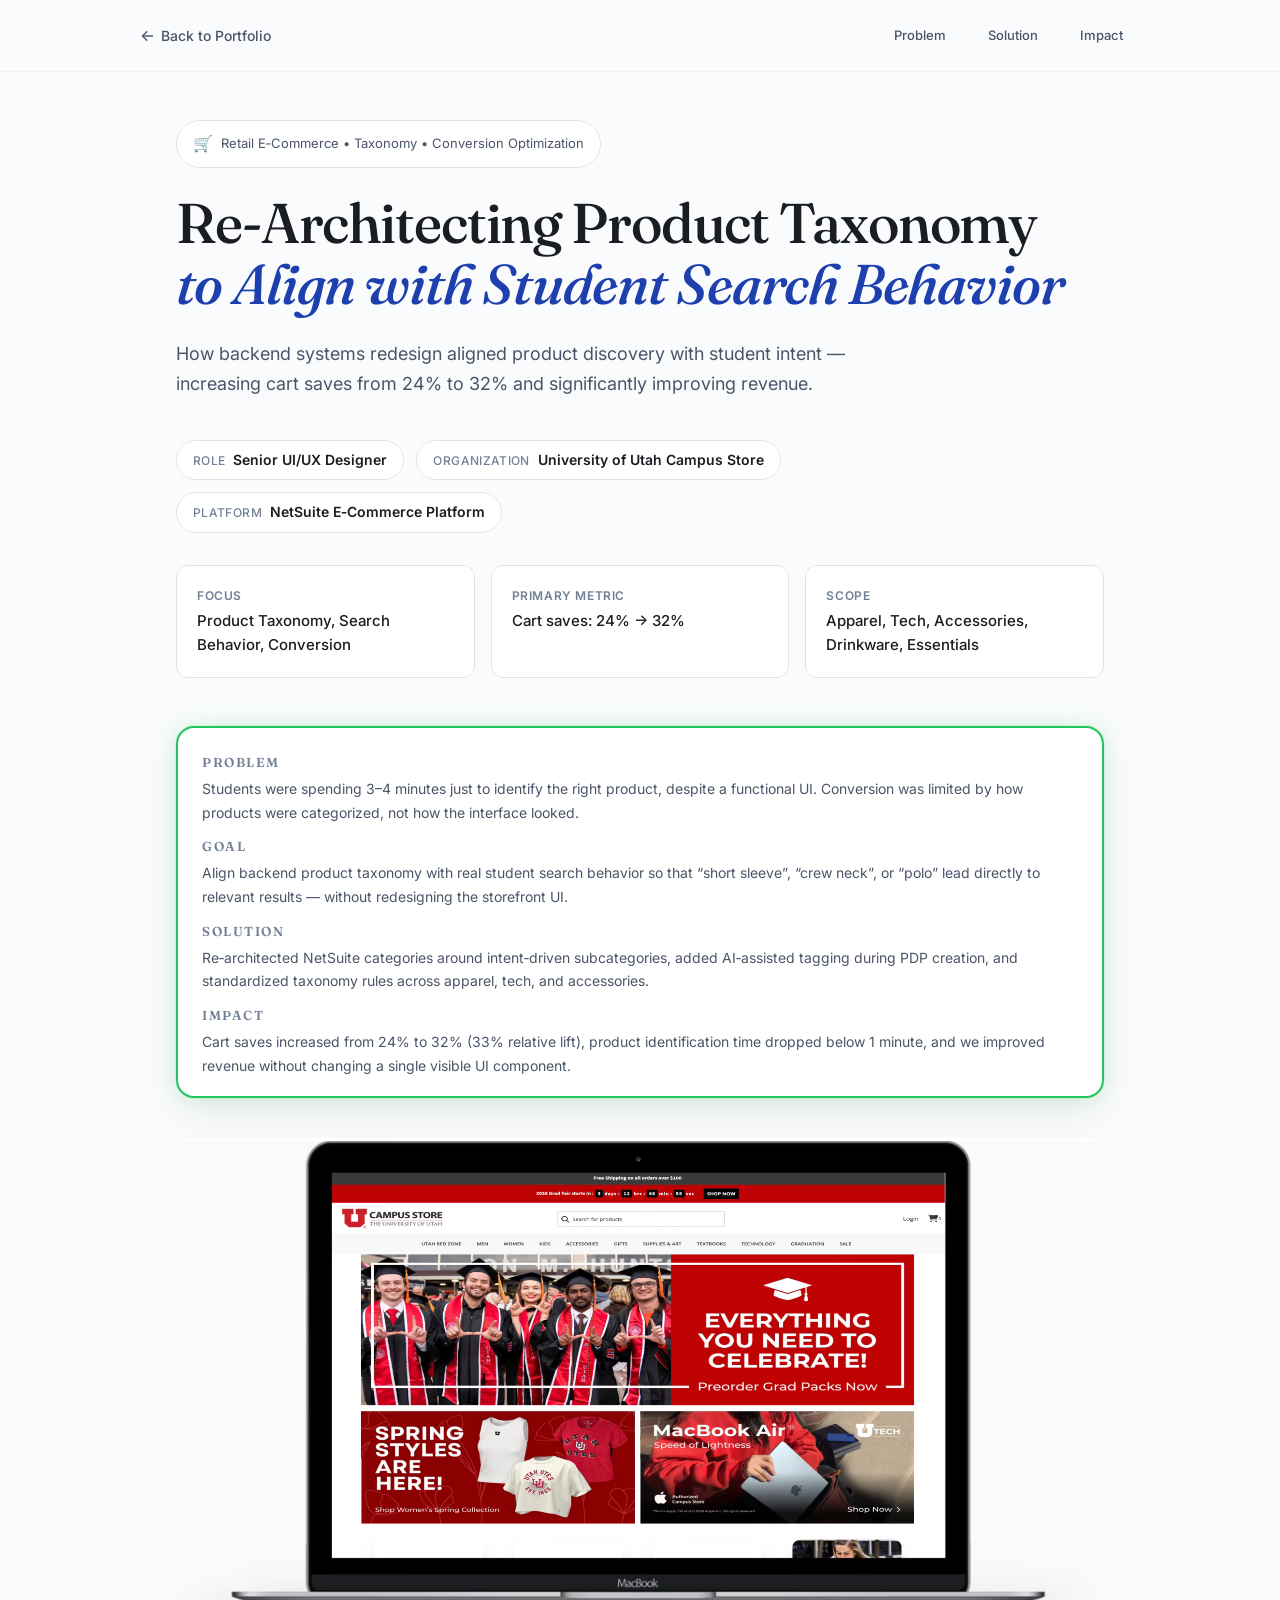
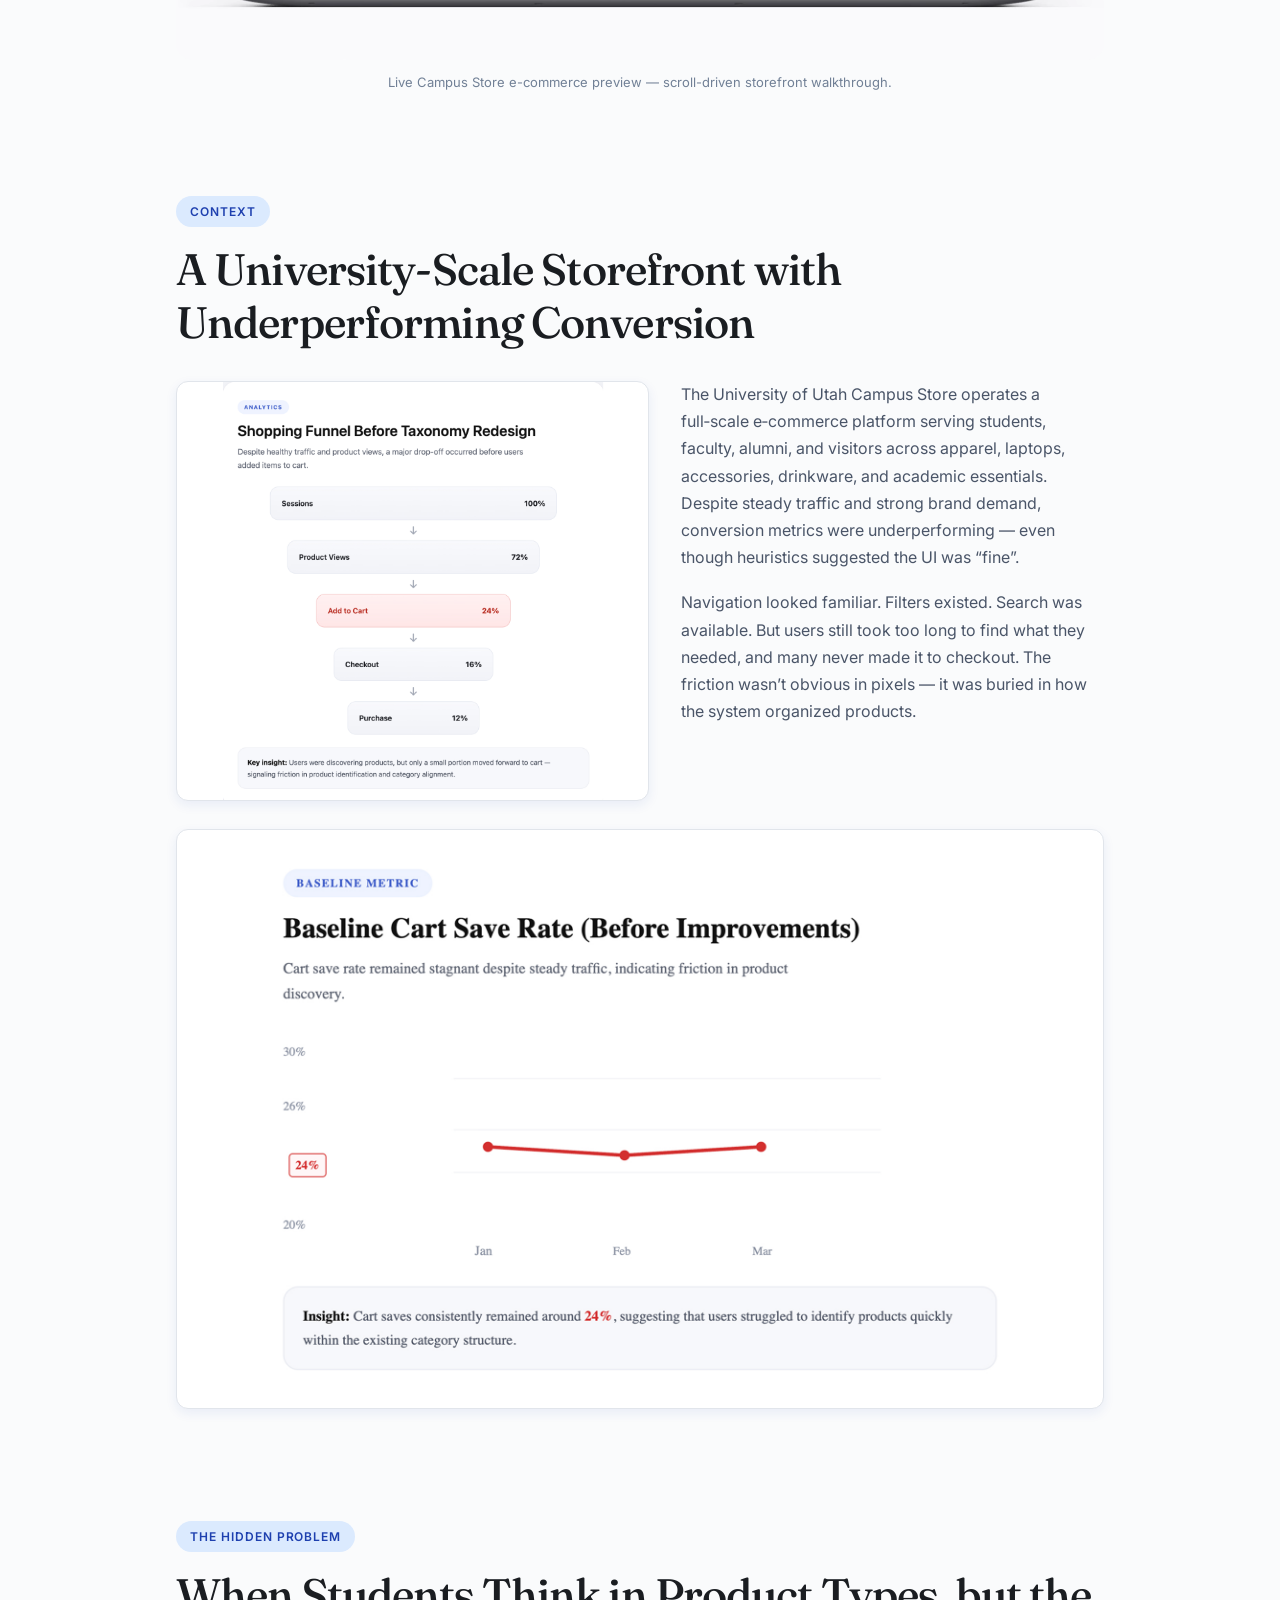
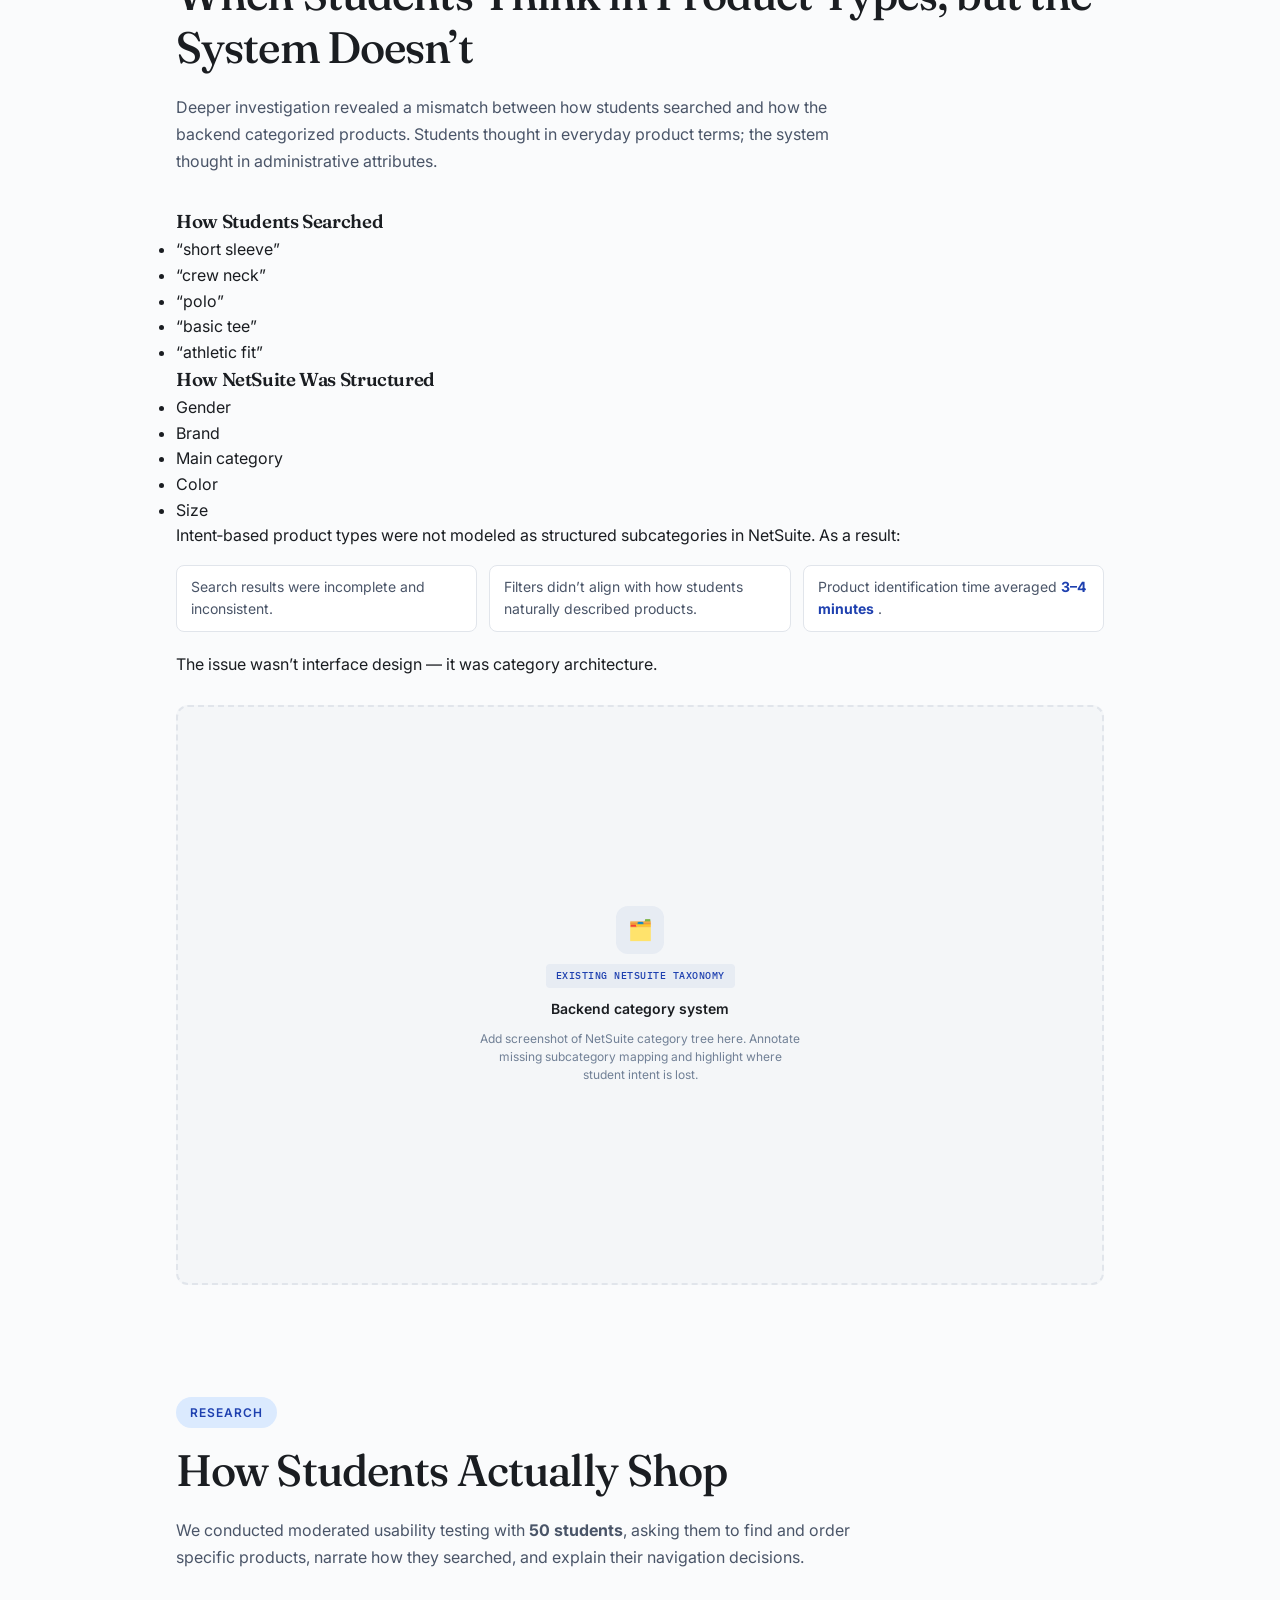
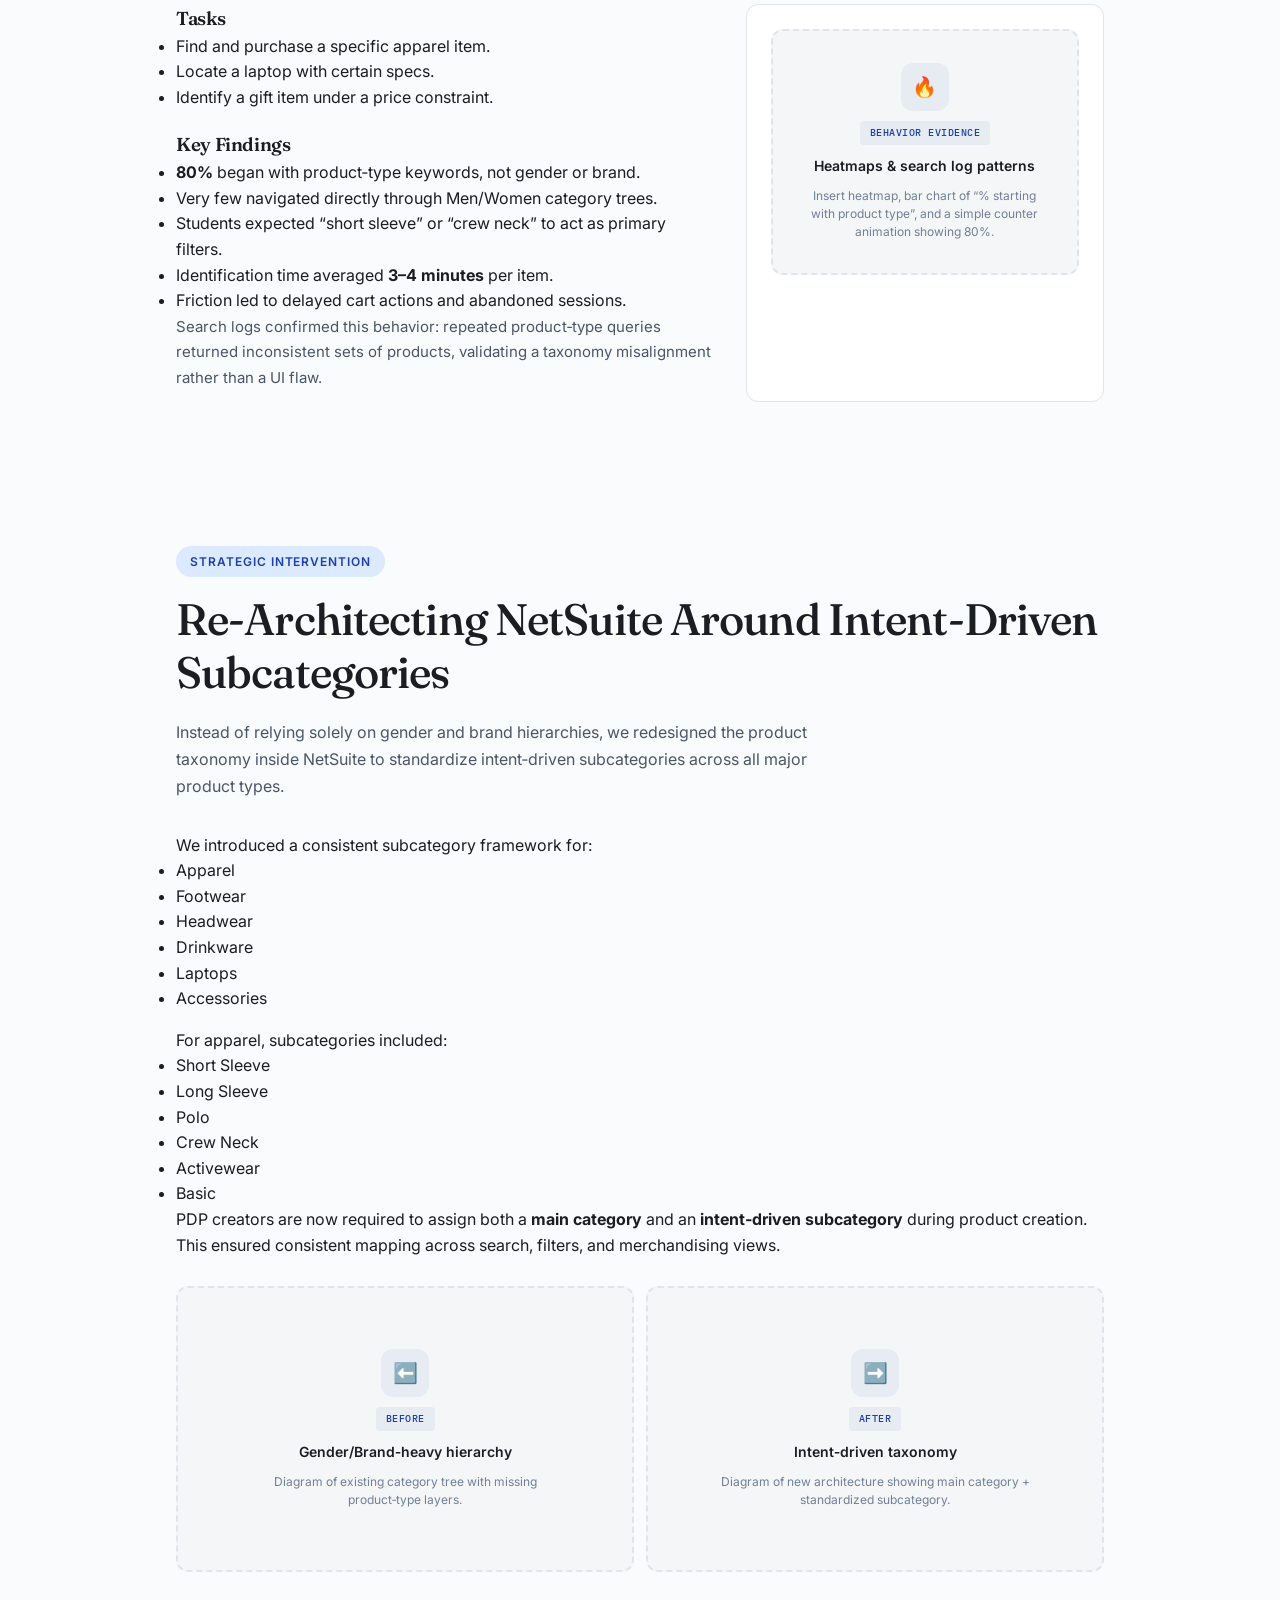
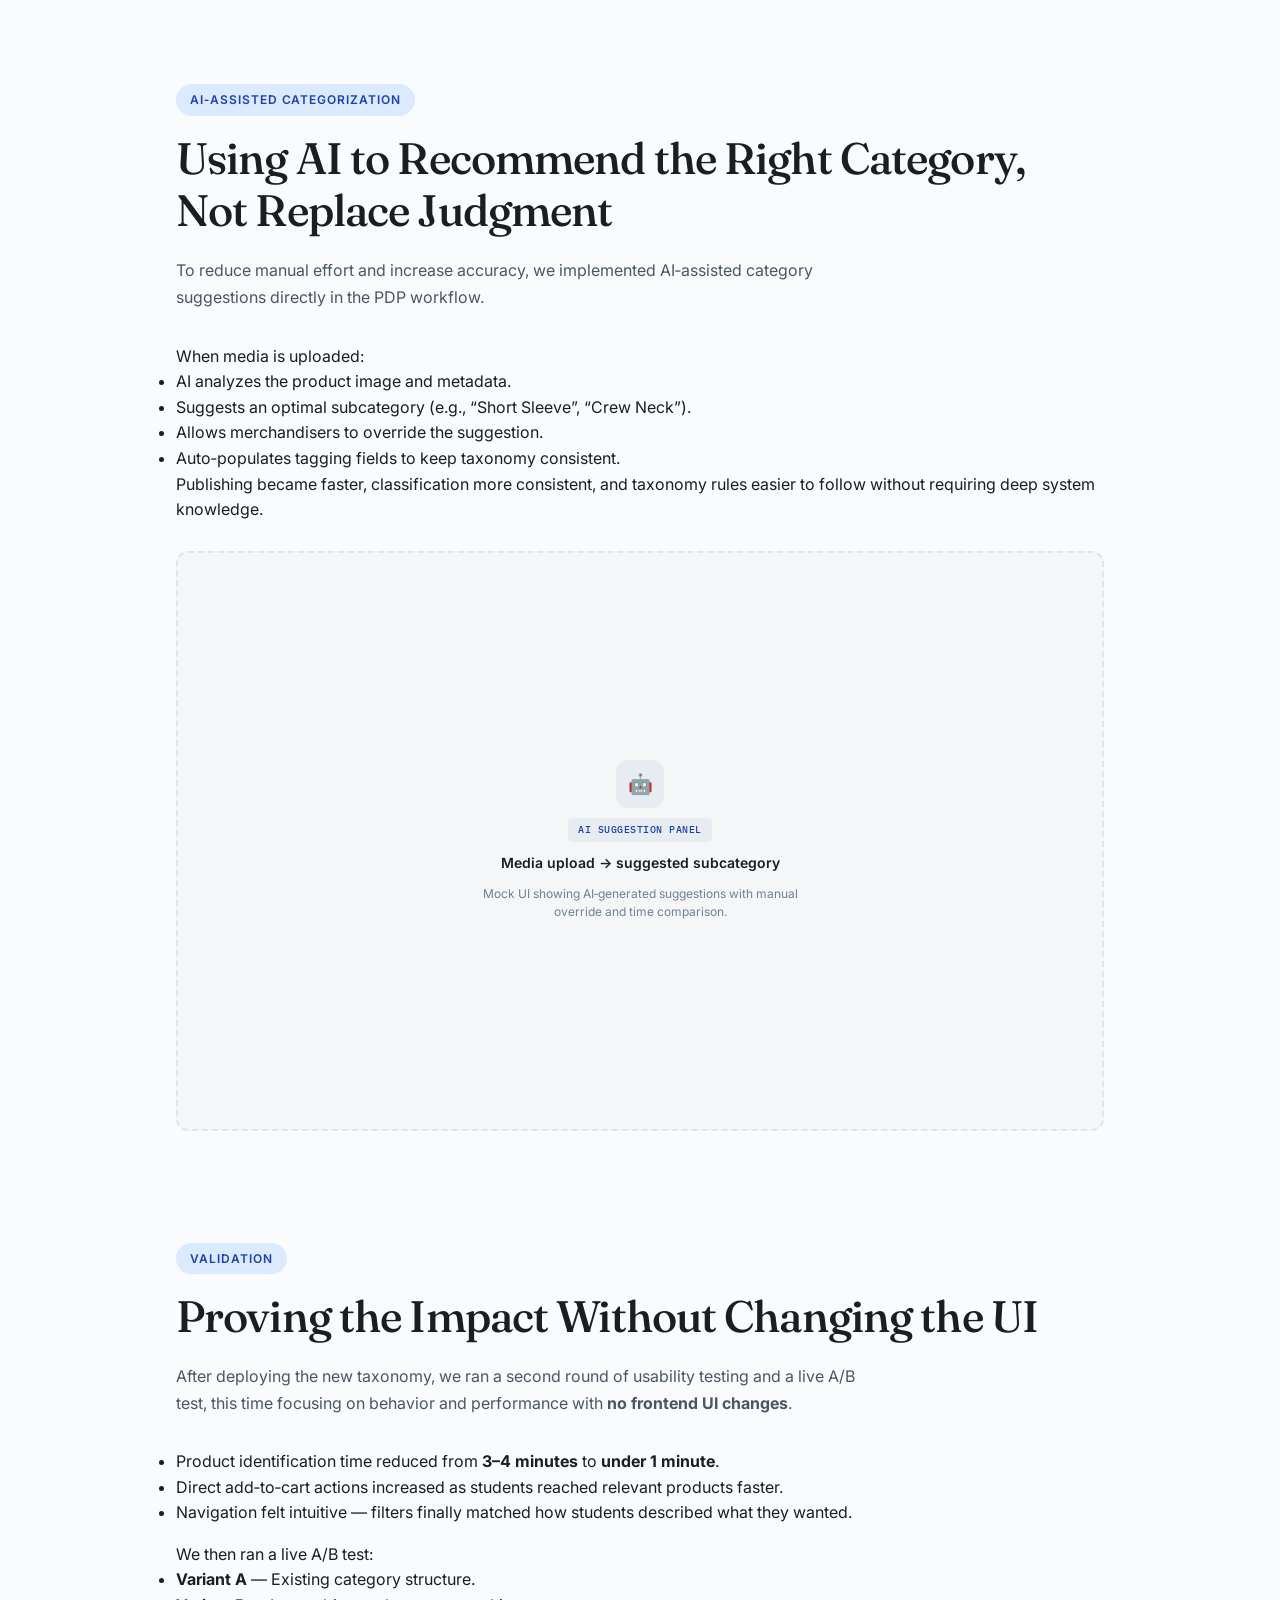
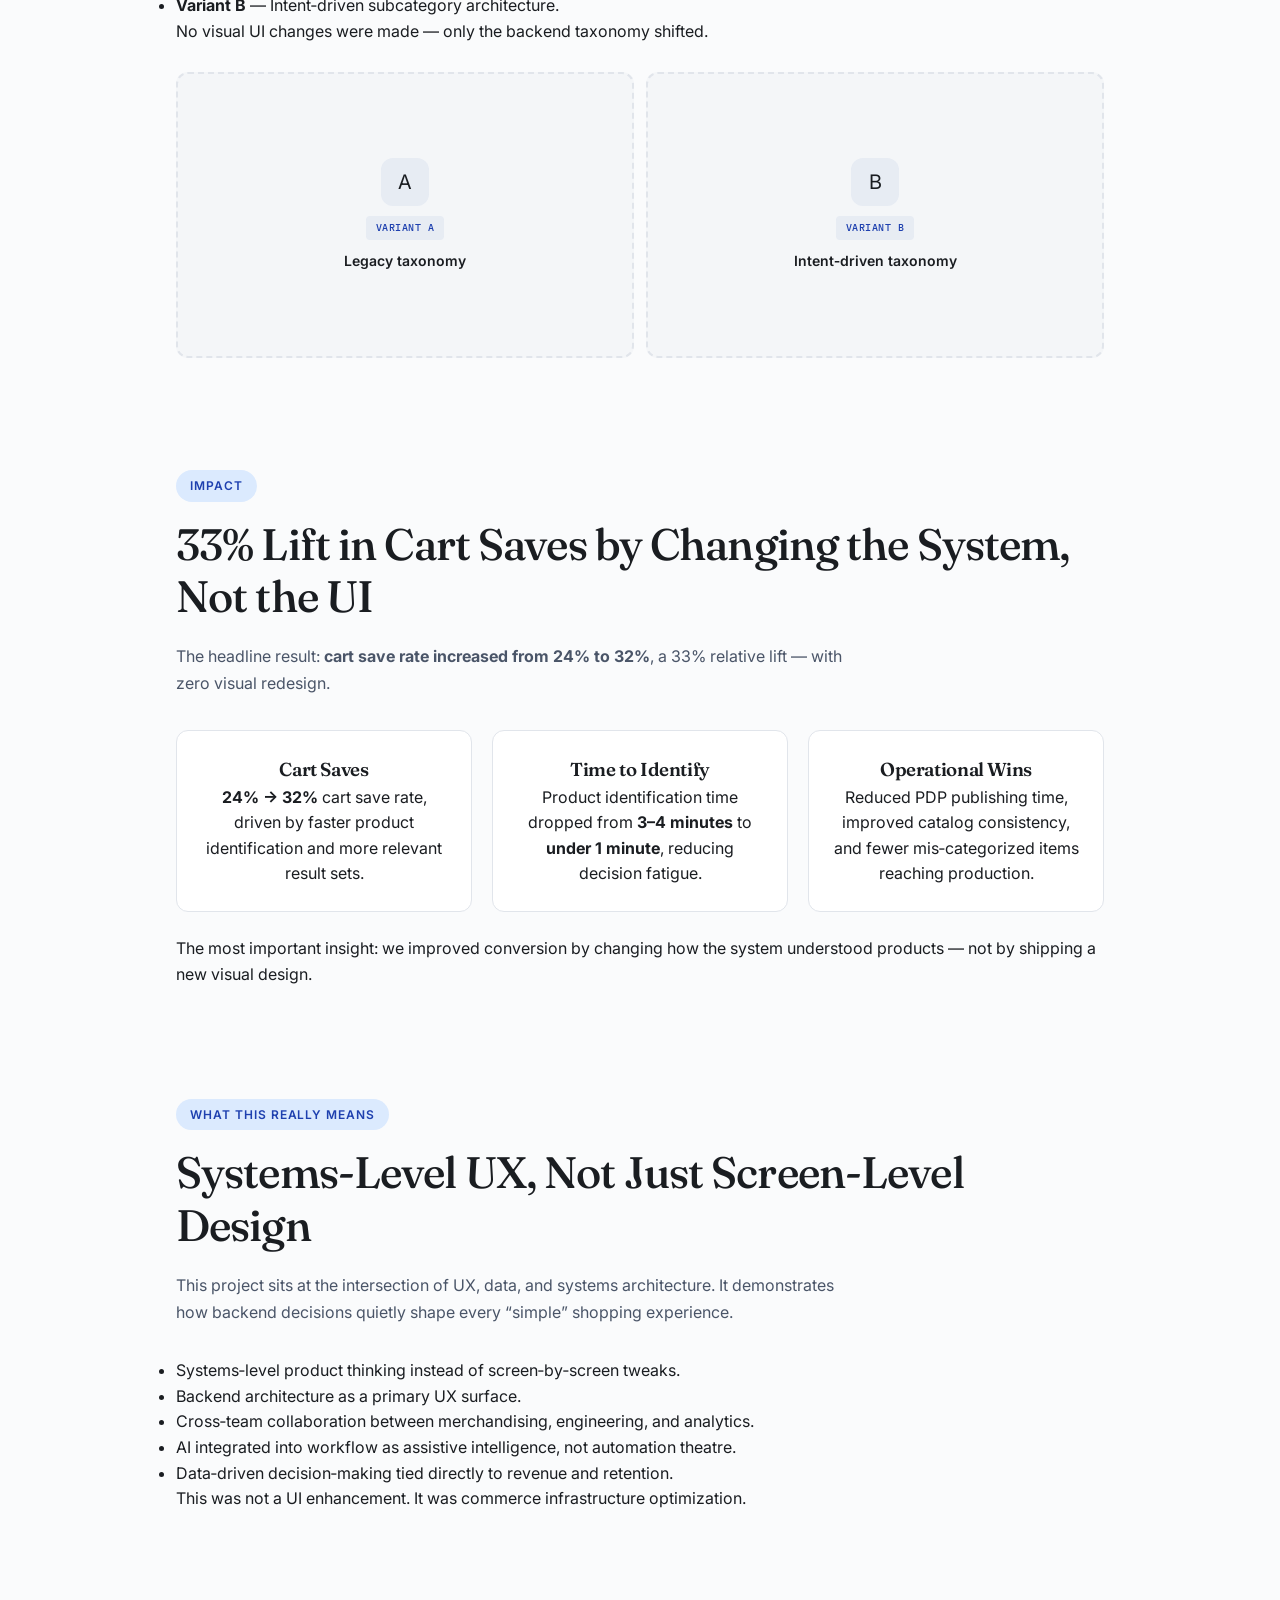
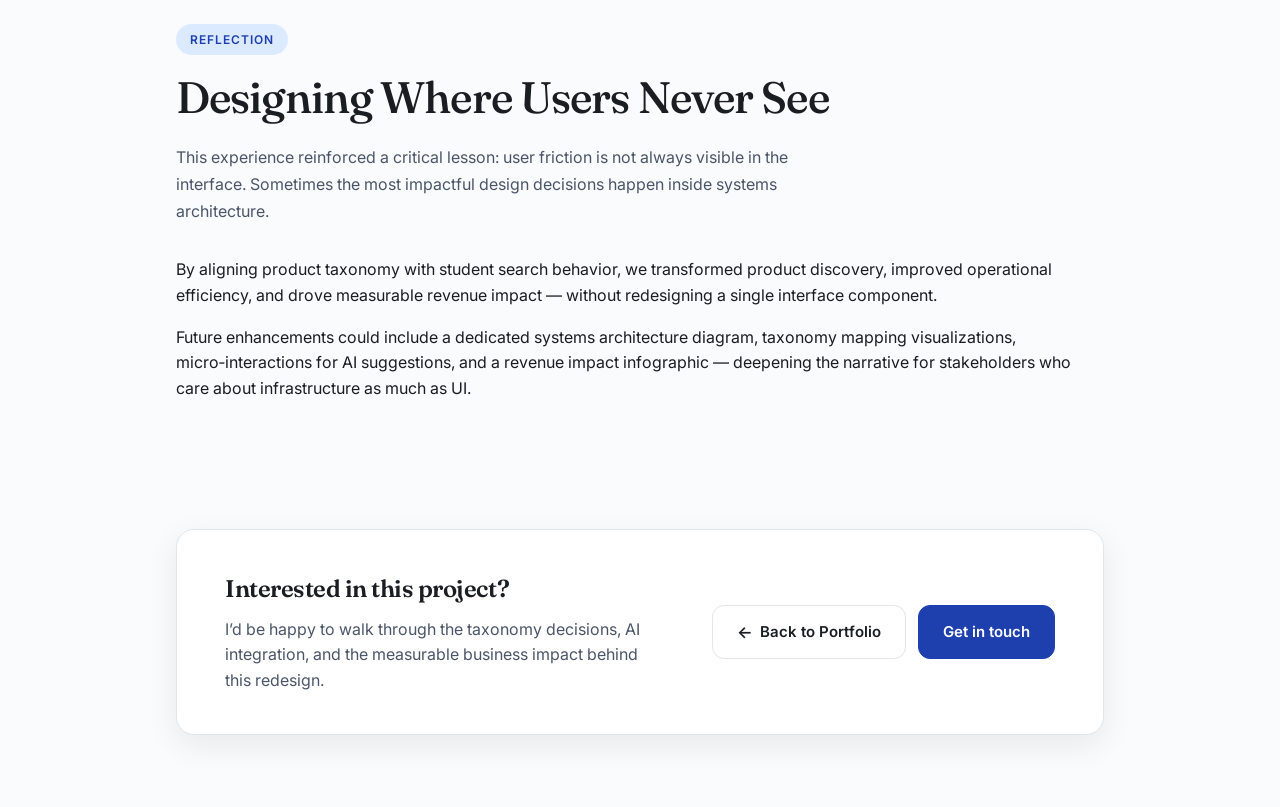
<file: projects/campus-store.html>
<!DOCTYPE html>
<html lang="en">
<head>
  <meta charset="UTF-8">
  <meta name="viewport" content="width=device-width, initial-scale=1.0">
  <title>Campus Store Taxonomy Optimization | Ajith Alphonse</title>
  <link rel="preconnect" href="https://fonts.googleapis.com">
  <link rel="preconnect" href="https://fonts.gstatic.com" crossorigin>
  <link href="https://fonts.googleapis.com/css2?family=Fraunces:ital,wght@0,400;0,500;0,600;1,400;1,500&family=Inter:wght@300;400;500;600;700&family=IBM+Plex+Mono:wght@400;500&display=swap" rel="stylesheet">
  <!-- Reuse NetSuite project styling for consistency -->
  <link rel="stylesheet" href="netsuite.css">
</head>
<body>

  <!-- Floating Side Navigation -->
  <aside class="side-nav" id="sideNav">
    <div class="side-nav-inner">
      <a href="#hero" class="side-nav-item active" data-section="hero">Overview</a>
      <a href="#context" class="side-nav-item" data-section="context">Context</a>
      <a href="#problem" class="side-nav-item" data-section="problem">Hidden Problem</a>
      <a href="#research" class="side-nav-item" data-section="research">Research</a>
      <a href="#strategy" class="side-nav-item" data-section="strategy">Strategy</a>
      <a href="#ai-assist" class="side-nav-item" data-section="ai-assist">AI Assist</a>
      <a href="#validation" class="side-nav-item" data-section="validation">Validation</a>
      <a href="#impact" class="side-nav-item" data-section="impact">Impact</a>
      <a href="#meaning" class="side-nav-item" data-section="meaning">What It Means</a>
      <a href="#reflection" class="side-nav-item" data-section="reflection">Reflection</a>
    </div>
  </aside>

  <!-- Navigation -->
  <nav>
    <div class="inner">
      <div class="nav-brand">
        <a href="../index.html" class="back-link" aria-label="Back to portfolio"><span class="back-link__arrow" aria-hidden="true">←</span><span class="back-link__text">Back to Portfolio</span></a>
      </div>
      <div class="nav-links">
        <a href="#problem" class="nav-link">Problem</a>
        <a href="#strategy" class="nav-link">Solution</a>
        <a href="#impact" class="nav-link">Impact</a>
      </div>
    </div>
  </nav>

  <div class="container">

    <!-- Hero Section -->
    <section class="hero" id="hero">
      <div class="hero-badge animate-in">
        <span class="badge-icon">🛒</span>
        <span>Retail E‑Commerce • Taxonomy • Conversion Optimization</span>
      </div>

      <h1 class="animate-in delay-1">
        Re‑Architecting Product Taxonomy<br>
        <em>to Align with Student Search Behavior</em>
      </h1>

      <p class="hero-subtitle animate-in delay-2">
        How backend systems redesign aligned product discovery with student intent — increasing cart saves from 24% to 32% and significantly improving revenue.
      </p>

      <div class="hero-client-info animate-in delay-2">
        <div class="client-badge">
          <span class="client-label">Role</span>
          <span class="client-value">Senior UI/UX Designer</span>
        </div>
        <div class="client-badge">
          <span class="client-label">Organization</span>
          <span class="client-value">University of Utah Campus Store</span>
        </div>
        <div class="client-badge">
          <span class="client-label">Platform</span>
          <span class="client-value">NetSuite E‑Commerce Platform</span>
        </div>
      </div>

      <div class="hero-meta animate-in delay-3">
        <div class="meta-card">
          <span class="meta-label">Focus</span>
          <span class="meta-value">Product Taxonomy, Search Behavior, Conversion</span>
        </div>
        <div class="meta-card">
          <span class="meta-label">Primary Metric</span>
          <span class="meta-value">Cart saves: 24% → 32%</span>
        </div>
        <div class="meta-card">
          <span class="meta-label">Scope</span>
          <span class="meta-value">Apparel, Tech, Accessories, Drinkware, Essentials</span>
        </div>
      </div>

      <!-- High-level Problem / Solution Overview -->
      <div class="overview-summary animate-in delay-3">
        <div class="overview-block">
          <h4>Problem</h4>
          <p>
            Students were spending 3–4 minutes just to identify the right product, despite a functional UI. Conversion was limited by how products were categorized, not how the interface looked.
          </p>
        </div>

        <div class="overview-block">
          <h4>Goal</h4>
          <p>
            Align backend product taxonomy with real student search behavior so that “short sleeve”, “crew neck”, or “polo” lead directly to relevant results — without redesigning the storefront UI.
          </p>
        </div>

        <div class="overview-block">
          <h4>Solution</h4>
          <p>
            Re‑architected NetSuite categories around intent‑driven subcategories, added AI‑assisted tagging during PDP creation, and standardized taxonomy rules across apparel, tech, and accessories.
          </p>
        </div>

        <div class="overview-block">
          <h4>Impact</h4>
          <p>
            Cart saves increased from 24% to 32% (33% relative lift), product identification time dropped below 1 minute, and we improved revenue without changing a single visible UI component.
          </p>
        </div>
      </div>

      <div class="hero-visual animate-in delay-4">
        <div class="pdp-video-preview scroll-scrub-video">
          <video
            class="pdp-preview-video scroll-scrub-video-el"
            src="../assets/campusstore-webpage.webm"
            muted
            playsinline
            preload="auto"
          ></video>
        </div>
      </div>
      <p class="hero-visual-caption">Live Campus Store e-commerce preview — scroll-driven storefront walkthrough.</p>
    </section>

    <!-- Context -->
    <section id="context">
      <span class="section-label">Context</span>
      <h2 class="section-title">A University‑Scale Storefront with Underperforming Conversion</h2>

      <div class="context-editorial">
        <div class="context-editorial-top">
          <figure class="context-editorial-figure context-editorial-figure--funnel">
            <img
              class="funnel-metrics-image"
              src="../assets/funnel_metrics.jpg"
              alt="Analytics dashboard: cart save rate and funnel metrics"
              loading="lazy"
              decoding="async"
            >
          </figure>
          <div class="context-editorial-copy">
            <p class="section-desc">
              The University of Utah Campus Store operates a full‑scale e‑commerce platform serving students, faculty, alumni, and visitors across apparel, laptops, accessories, drinkware, and academic essentials.
              Despite steady traffic and strong brand demand, conversion metrics were underperforming — even though heuristics suggested the UI was “fine”.
            </p>
            <p>
              Navigation looked familiar. Filters existed. Search was available. But users still took too long to find what they needed, and many never made it to checkout. The friction wasn’t obvious in pixels — it was buried in how the system organized products.
            </p>
          </div>
        </div>
        <figure class="context-editorial-figure context-editorial-figure--baseline">
          <img
            class="cart-saves-baseline-image"
            src="../assets/carts_saves.jpg"
            alt="Baseline cart save rate at 24% before taxonomy changes"
            loading="lazy"
            decoding="async"
          >
        </figure>
      </div>
    </section>

    <!-- Hidden Problem -->
    <section id="problem">
      <span class="section-label">The Hidden Problem</span>
      <h2 class="section-title">When Students Think in Product Types, but the System Doesn’t</h2>

      <p class="section-desc">
        Deeper investigation revealed a mismatch between how students searched and how the backend categorized products. Students thought in everyday product terms; the system thought in administrative attributes.
      </p>

      <div class="two-column-text">
        <div>
          <h3 class="subheading">How Students Searched</h3>
          <ul>
            <li>“short sleeve”</li>
            <li>“crew neck”</li>
            <li>“polo”</li>
            <li>“basic tee”</li>
            <li>“athletic fit”</li>
          </ul>
        </div>
        <div>
          <h3 class="subheading">How NetSuite Was Structured</h3>
          <ul>
            <li>Gender</li>
            <li>Brand</li>
            <li>Main category</li>
            <li>Color</li>
            <li>Size</li>
          </ul>
        </div>
      </div>

      <p>
        Intent‑based product types were not modeled as structured subcategories in NetSuite. As a result:
      </p>
      <ul class="problem-metrics">
        <li>Search results were incomplete and inconsistent.</li>
        <li>Filters didn’t align with how students naturally described products.</li>
        <li>Product identification time averaged <strong>3–4 minutes</strong>.</li>
      </ul>
      <p>
        The issue wasn’t interface design — it was category architecture.
      </p>

      <div class="media-compare" style="margin-top: 28px;">
        <div class="media-compare-grid">
          <div class="screenshot-placeholder">
            <div class="icon">🗂️</div>
            <span class="tag">Existing NetSuite Taxonomy</span>
            <span class="title">Backend category system</span>
            <span class="desc">Add screenshot of NetSuite category tree here. Annotate missing subcategory mapping and highlight where student intent is lost.</span>
          </div>
        </div>
      </div>
    </section>

    <!-- Research -->
    <section id="research">
      <span class="section-label">Research</span>
      <h2 class="section-title">How Students Actually Shop</h2>
      <p class="section-desc">
        We conducted moderated usability testing with <strong>50 students</strong>, asking them to find and order specific products, narrate how they searched, and explain their navigation decisions.
      </p>

      <div class="context-content">
        <div class="context-text">
          <h3 class="subheading">Tasks</h3>
          <ul>
            <li>Find and purchase a specific apparel item.</li>
            <li>Locate a laptop with certain specs.</li>
            <li>Identify a gift item under a price constraint.</li>
          </ul>

          <h3 class="subheading" style="margin-top: 20px;">Key Findings</h3>
          <ul>
            <li><strong>80%</strong> began with product‑type keywords, not gender or brand.</li>
            <li>Very few navigated directly through Men/Women category trees.</li>
            <li>Students expected “short sleeve” or “crew neck” to act as primary filters.</li>
            <li>Identification time averaged <strong>3–4 minutes</strong> per item.</li>
            <li>Friction led to delayed cart actions and abandoned sessions.</li>
          </ul>

          <p>
            Search logs confirmed this behavior: repeated product‑type queries returned inconsistent sets of products, validating a taxonomy misalignment rather than a UI flaw.
          </p>
        </div>

        <div class="context-details">
          <div class="screenshot-placeholder">
            <div class="icon">🔥</div>
            <span class="tag">Behavior Evidence</span>
            <span class="title">Heatmaps &amp; search log patterns</span>
            <span class="desc">Insert heatmap, bar chart of “% starting with product type”, and a simple counter animation showing 80%.</span>
          </div>
        </div>
      </div>
    </section>

    <!-- Strategic Intervention -->
    <section id="strategy">
      <span class="section-label">Strategic Intervention</span>
      <h2 class="section-title">Re‑Architecting NetSuite Around Intent‑Driven Subcategories</h2>
      <p class="section-desc">
        Instead of relying solely on gender and brand hierarchies, we redesigned the product taxonomy inside NetSuite to standardize intent‑driven subcategories across all major product types.
      </p>

      <p>
        We introduced a consistent subcategory framework for:
      </p>
      <ul>
        <li>Apparel</li>
        <li>Footwear</li>
        <li>Headwear</li>
        <li>Drinkware</li>
        <li>Laptops</li>
        <li>Accessories</li>
      </ul>

      <p style="margin-top: 16px;">
        For apparel, subcategories included:
      </p>
      <ul>
        <li>Short Sleeve</li>
        <li>Long Sleeve</li>
        <li>Polo</li>
        <li>Crew Neck</li>
        <li>Activewear</li>
        <li>Basic</li>
      </ul>

      <p>
        PDP creators are now required to assign both a <strong>main category</strong> and an <strong>intent‑driven subcategory</strong> during product creation. This ensured consistent mapping across search, filters, and merchandising views.
      </p>

      <div class="media-compare" style="margin-top: 28px;">
        <div class="media-compare-grid">
          <div class="media-compare-before">
            <div class="screenshot-placeholder">
              <div class="icon">⬅️</div>
              <span class="tag">Before</span>
              <span class="title">Gender/Brand‑heavy hierarchy</span>
              <span class="desc">Diagram of existing category tree with missing product‑type layers.</span>
            </div>
            <div class="screenshot-placeholder">
              <div class="icon">➡️</div>
              <span class="tag">After</span>
              <span class="title">Intent‑driven taxonomy</span>
              <span class="desc">Diagram of new architecture showing main category + standardized subcategory.</span>
            </div>
          </div>
        </div>
      </div>
    </section>

    <!-- AI-Assisted Categorization -->
    <section id="ai-assist">
      <span class="section-label">AI‑Assisted Categorization</span>
      <h2 class="section-title">Using AI to Recommend the Right Category, Not Replace Judgment</h2>
      <p class="section-desc">
        To reduce manual effort and increase accuracy, we implemented AI‑assisted category suggestions directly in the PDP workflow.
      </p>

      <p>When media is uploaded:</p>
      <ul>
        <li>AI analyzes the product image and metadata.</li>
        <li>Suggests an optimal subcategory (e.g., “Short Sleeve”, “Crew Neck”).</li>
        <li>Allows merchandisers to override the suggestion.</li>
        <li>Auto‑populates tagging fields to keep taxonomy consistent.</li>
      </ul>

      <p>
        Publishing became faster, classification more consistent, and taxonomy rules easier to follow without requiring deep system knowledge.
      </p>

      <div class="media-compare" style="margin-top: 28px;">
        <div class="media-compare-grid">
          <div class="screenshot-placeholder">
            <div class="icon">🤖</div>
            <span class="tag">AI Suggestion Panel</span>
            <span class="title">Media upload → suggested subcategory</span>
            <span class="desc">Mock UI showing AI‑generated suggestions with manual override and time comparison.</span>
          </div>
        </div>
      </div>
    </section>

    <!-- Validation -->
    <section id="validation">
      <span class="section-label">Validation</span>
      <h2 class="section-title">Proving the Impact Without Changing the UI</h2>
      <p class="section-desc">
        After deploying the new taxonomy, we ran a second round of usability testing and a live A/B test, this time focusing on behavior and performance with <strong>no frontend UI changes</strong>.
      </p>

      <ul>
        <li>Product identification time reduced from <strong>3–4 minutes</strong> to <strong>under 1 minute</strong>.</li>
        <li>Direct add‑to‑cart actions increased as students reached relevant products faster.</li>
        <li>Navigation felt intuitive — filters finally matched how students described what they wanted.</li>
      </ul>

      <p style="margin-top: 16px;">
        We then ran a live A/B test:
      </p>
      <ul>
        <li><strong>Variant A</strong> — Existing category structure.</li>
        <li><strong>Variant B</strong> — Intent‑driven subcategory architecture.</li>
      </ul>
      <p>No visual UI changes were made — only the backend taxonomy shifted.</p>

      <div class="media-compare" style="margin-top: 28px;">
        <div class="media-compare-grid">
          <div class="media-compare-before">
            <div class="screenshot-placeholder">
              <div class="icon">A</div>
              <span class="tag">Variant A</span>
              <span class="title">Legacy taxonomy</span>
            </div>
            <div class="screenshot-placeholder">
              <div class="icon">B</div>
              <span class="tag">Variant B</span>
              <span class="title">Intent‑driven taxonomy</span>
            </div>
          </div>
        </div>
      </div>
    </section>

    <!-- Impact -->
    <section id="impact">
      <span class="section-label">Impact</span>
      <h2 class="section-title">33% Lift in Cart Saves by Changing the System, Not the UI</h2>
      <p class="section-desc">
        The headline result: <strong>cart save rate increased from 24% to 32%</strong>, a 33% relative lift — with zero visual redesign.
      </p>

      <div class="impact-grid">
        <div class="impact-card">
          <h3>Cart Saves</h3>
          <p><strong>24% → 32%</strong> cart save rate, driven by faster product identification and more relevant result sets.</p>
        </div>
        <div class="impact-card">
          <h3>Time to Identify</h3>
          <p>Product identification time dropped from <strong>3–4 minutes</strong> to <strong>under 1 minute</strong>, reducing decision fatigue.</p>
        </div>
        <div class="impact-card">
          <h3>Operational Wins</h3>
          <p>Reduced PDP publishing time, improved catalog consistency, and fewer mis‑categorized items reaching production.</p>
        </div>
      </div>

      <p>
        The most important insight: we improved conversion by changing how the system understood products — not by shipping a new visual design.
      </p>
    </section>

    <!-- What This Really Means -->
    <section id="meaning">
      <span class="section-label">What This Really Means</span>
      <h2 class="section-title">Systems‑Level UX, Not Just Screen‑Level Design</h2>
      <p class="section-desc">
        This project sits at the intersection of UX, data, and systems architecture. It demonstrates how backend decisions quietly shape every “simple” shopping experience.
      </p>

      <ul>
        <li>Systems‑level product thinking instead of screen‑by‑screen tweaks.</li>
        <li>Backend architecture as a primary UX surface.</li>
        <li>Cross‑team collaboration between merchandising, engineering, and analytics.</li>
        <li>AI integrated into workflow as assistive intelligence, not automation theatre.</li>
        <li>Data‑driven decision‑making tied directly to revenue and retention.</li>
      </ul>

      <p>
        This was not a UI enhancement. It was commerce infrastructure optimization.
      </p>
    </section>

    <!-- Final Reflection -->
    <section id="reflection">
      <span class="section-label">Reflection</span>
      <h2 class="section-title">Designing Where Users Never See</h2>
      <p class="section-desc">
        This experience reinforced a critical lesson: user friction is not always visible in the interface. Sometimes the most impactful design decisions happen inside systems architecture.
      </p>

      <p>
        By aligning product taxonomy with student search behavior, we transformed product discovery, improved operational efficiency, and drove measurable revenue impact — without redesigning a single interface component.
      </p>

      <p style="margin-top: 16px;">
        Future enhancements could include a dedicated systems architecture diagram, taxonomy mapping visualizations, micro‑interactions for AI suggestions, and a revenue impact infographic — deepening the narrative for stakeholders who care about infrastructure as much as UI.
      </p>
    </section>

    <!-- Footer -->
    <footer id="contact">
      <div class="footer-content">
        <div class="footer-text">
          <h4>Interested in this project?</h4>
          <p>I’d be happy to walk through the taxonomy decisions, AI integration, and the measurable business impact behind this redesign.</p>
        </div>
        <div class="footer-cta">
          <a href="../index.html" class="footer-btn footer-btn-back" aria-label="Back to portfolio"><span class="footer-btn-back__arrow" aria-hidden="true">←</span><span class="footer-btn-back__text">Back to Portfolio</span></a>
          <a href="mailto:ajithalphonse300@gmail.com" class="footer-btn primary">Get in touch</a>
        </div>
      </div>
    </footer>

  </div>

  <script>
    // Smooth scroll for anchor links
    document.querySelectorAll('a[href^="#"]').forEach(anchor => {
      anchor.addEventListener('click', function (e) {
        const href = this.getAttribute('href');
        if (!href || href === '#') return;
        const target = document.querySelector(href);
        if (!target) return;
        e.preventDefault();
        target.scrollIntoView({ behavior: 'smooth', block: 'start' });
      });
    });

    // Side navigation active state
    const sections = document.querySelectorAll('section[id]');
    const navItems = document.querySelectorAll('.side-nav-item');

    const observerOptions = {
      root: null,
      rootMargin: '-20% 0px -60% 0px',
      threshold: 0
    };

    const observer = new IntersectionObserver((entries) => {
      entries.forEach(entry => {
        if (entry.isIntersecting) {
          const id = entry.target.getAttribute('id');
          navItems.forEach(item => {
            item.classList.remove('active');
            if (item.getAttribute('data-section') === id) {
              item.classList.add('active');
            }
          });
        }
      });
    }, observerOptions);

    sections.forEach(section => observer.observe(section));

    // Scroll-scrub video preview (same interaction pattern as NetSuite PDP demo)
    const initScrollScrubVideo = (container) => {
      const video = container.querySelector('.scroll-scrub-video-el');
      if (!video) return;

      video.pause();
      video.currentTime = 0;

      video.addEventListener('loadedmetadata', () => {
        const duration = video.duration || 0;
        if (!duration) return;

        const scrubTarget = container;
        let ticking = false;

        const updateFromScroll = () => {
          ticking = false;
          const rect = scrubTarget.getBoundingClientRect();
          const viewportHeight = window.innerHeight || document.documentElement.clientHeight;

          const start = viewportHeight * 0.1;
          const end = viewportHeight * 0.9;
          const center = rect.top + rect.height / 2;
          const rawProgress = (center - start) / (end - start);
          const clamped = Math.max(0, Math.min(1, rawProgress));

          video.currentTime = clamped * duration;
        };

        const onScroll = () => {
          if (!ticking) {
            ticking = true;
            requestAnimationFrame(updateFromScroll);
          }
        };

        updateFromScroll();
        window.addEventListener('scroll', onScroll, { passive: true });

        // Wheel-based scrubbing while hovered (matches NetSuite PDP behavior)
        let hovering = false;

        const onWheel = (event) => {
          if (!hovering) return;
          event.preventDefault();

          const delta = event.deltaY || event.wheelDelta || 0;
          const direction = delta > 0 ? 1 : -1;

          const scrubAmount = (Math.abs(delta) / 800) * duration * direction;
          const nextTime = Math.max(0, Math.min(duration, video.currentTime + scrubAmount));
          video.currentTime = nextTime;
        };

        scrubTarget.addEventListener('mouseenter', () => {
          hovering = true;
        });

        scrubTarget.addEventListener('mouseleave', () => {
          hovering = false;
        });

        scrubTarget.addEventListener('wheel', onWheel, { passive: false });
      });
    };

    document.querySelectorAll('.scroll-scrub-video').forEach(initScrollScrubVideo);
  </script>
</body>
</html>
</file>
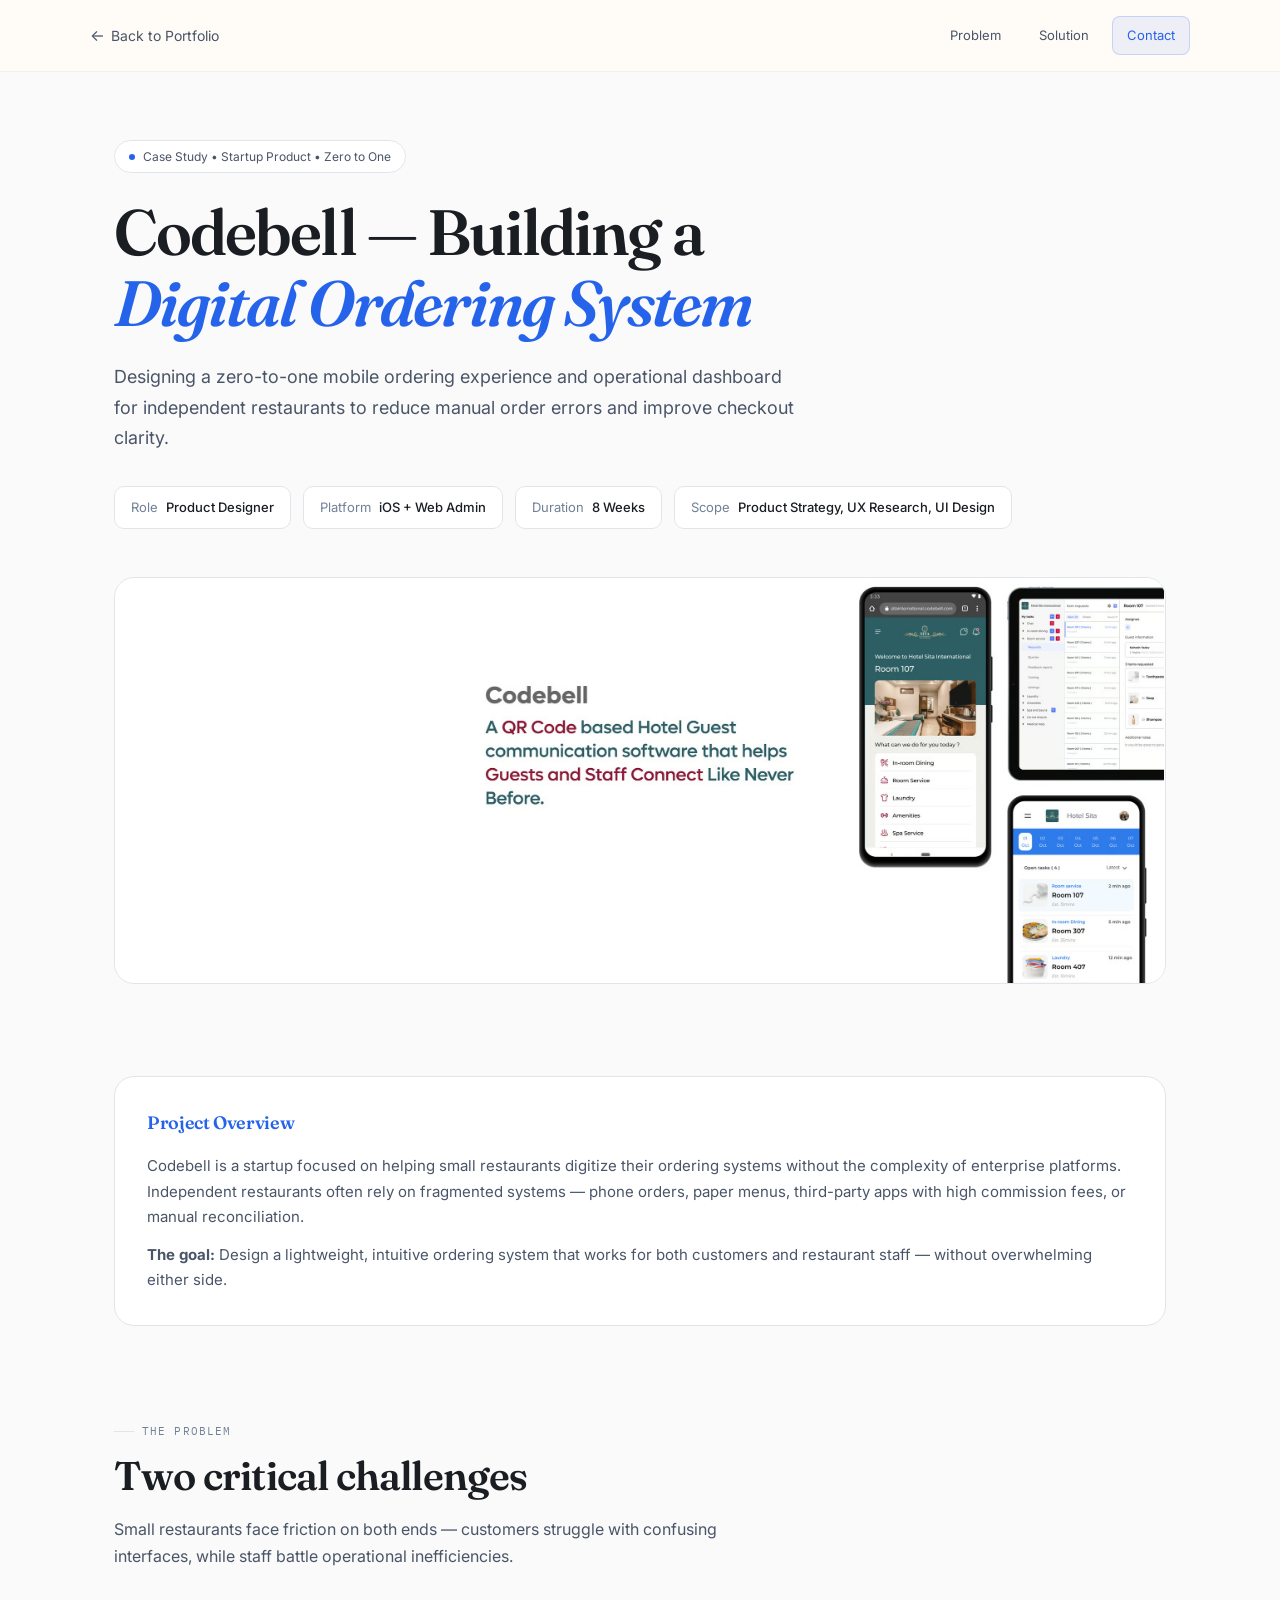
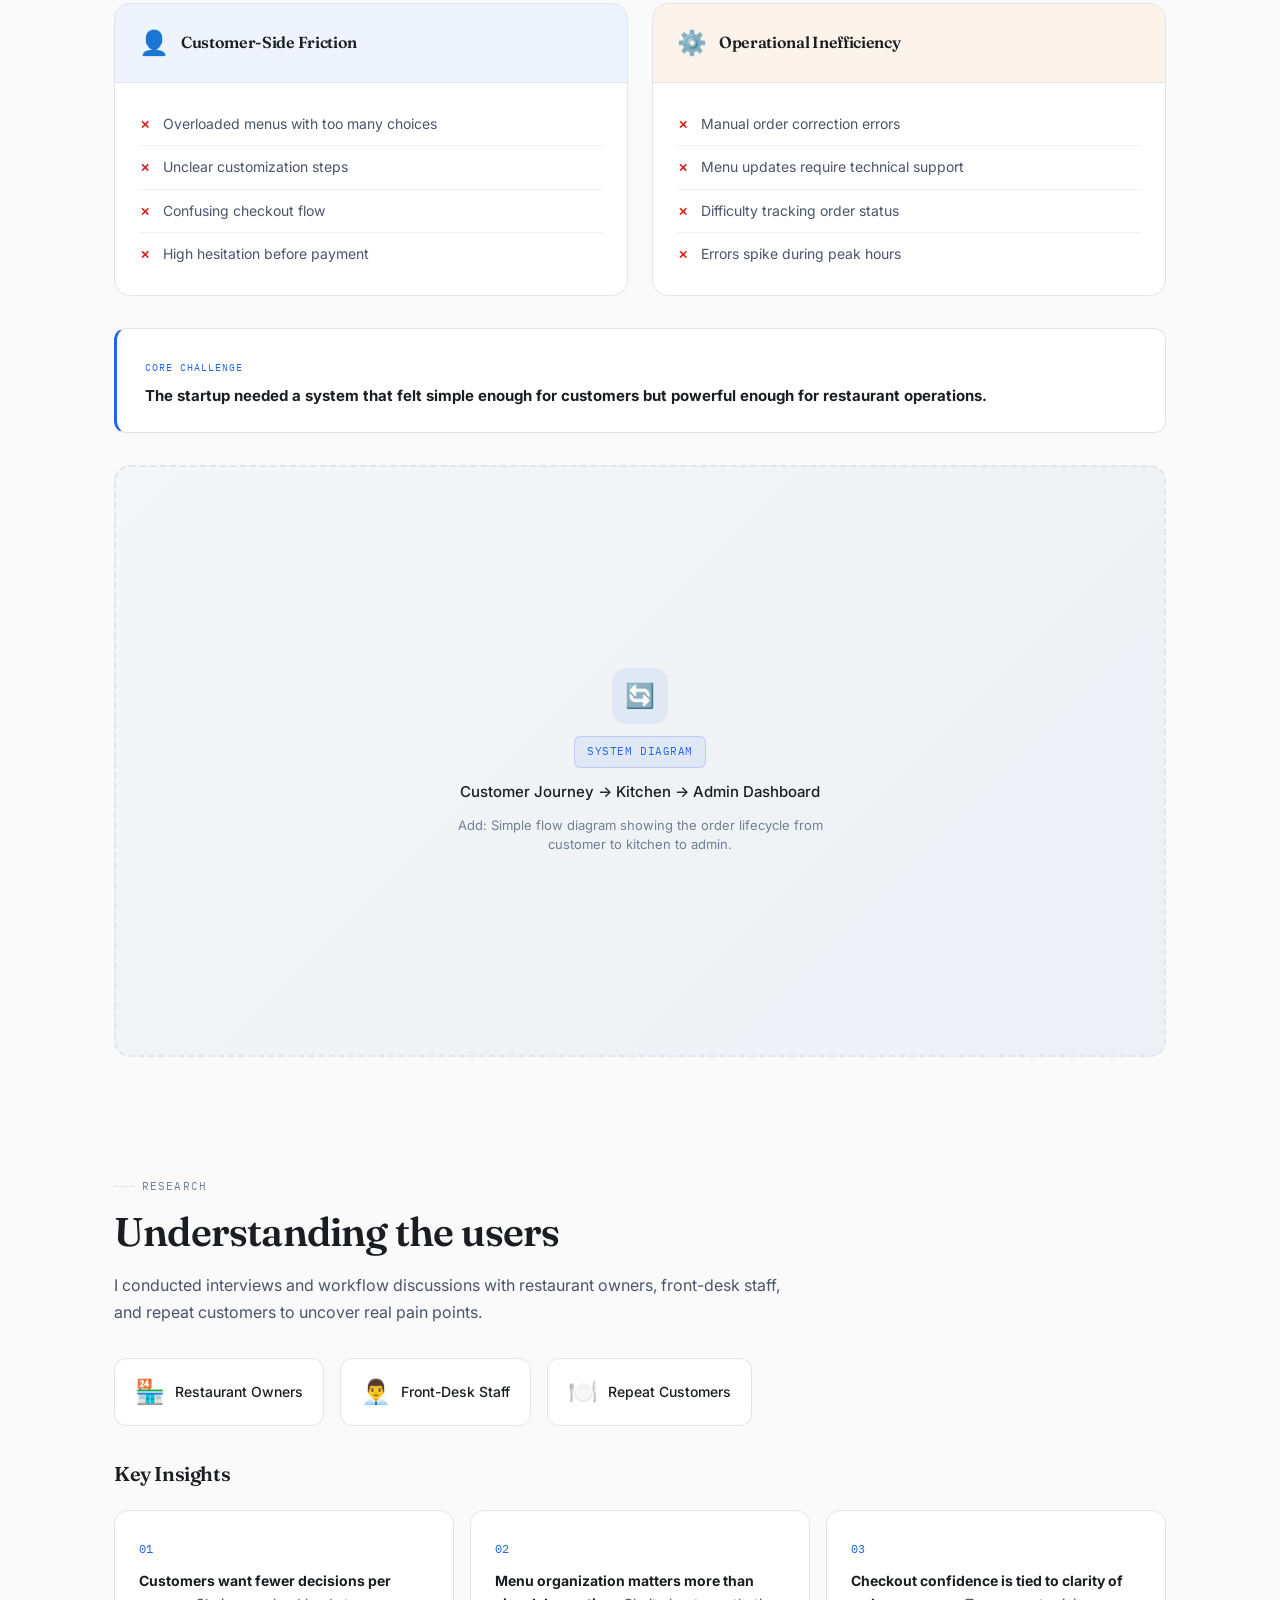
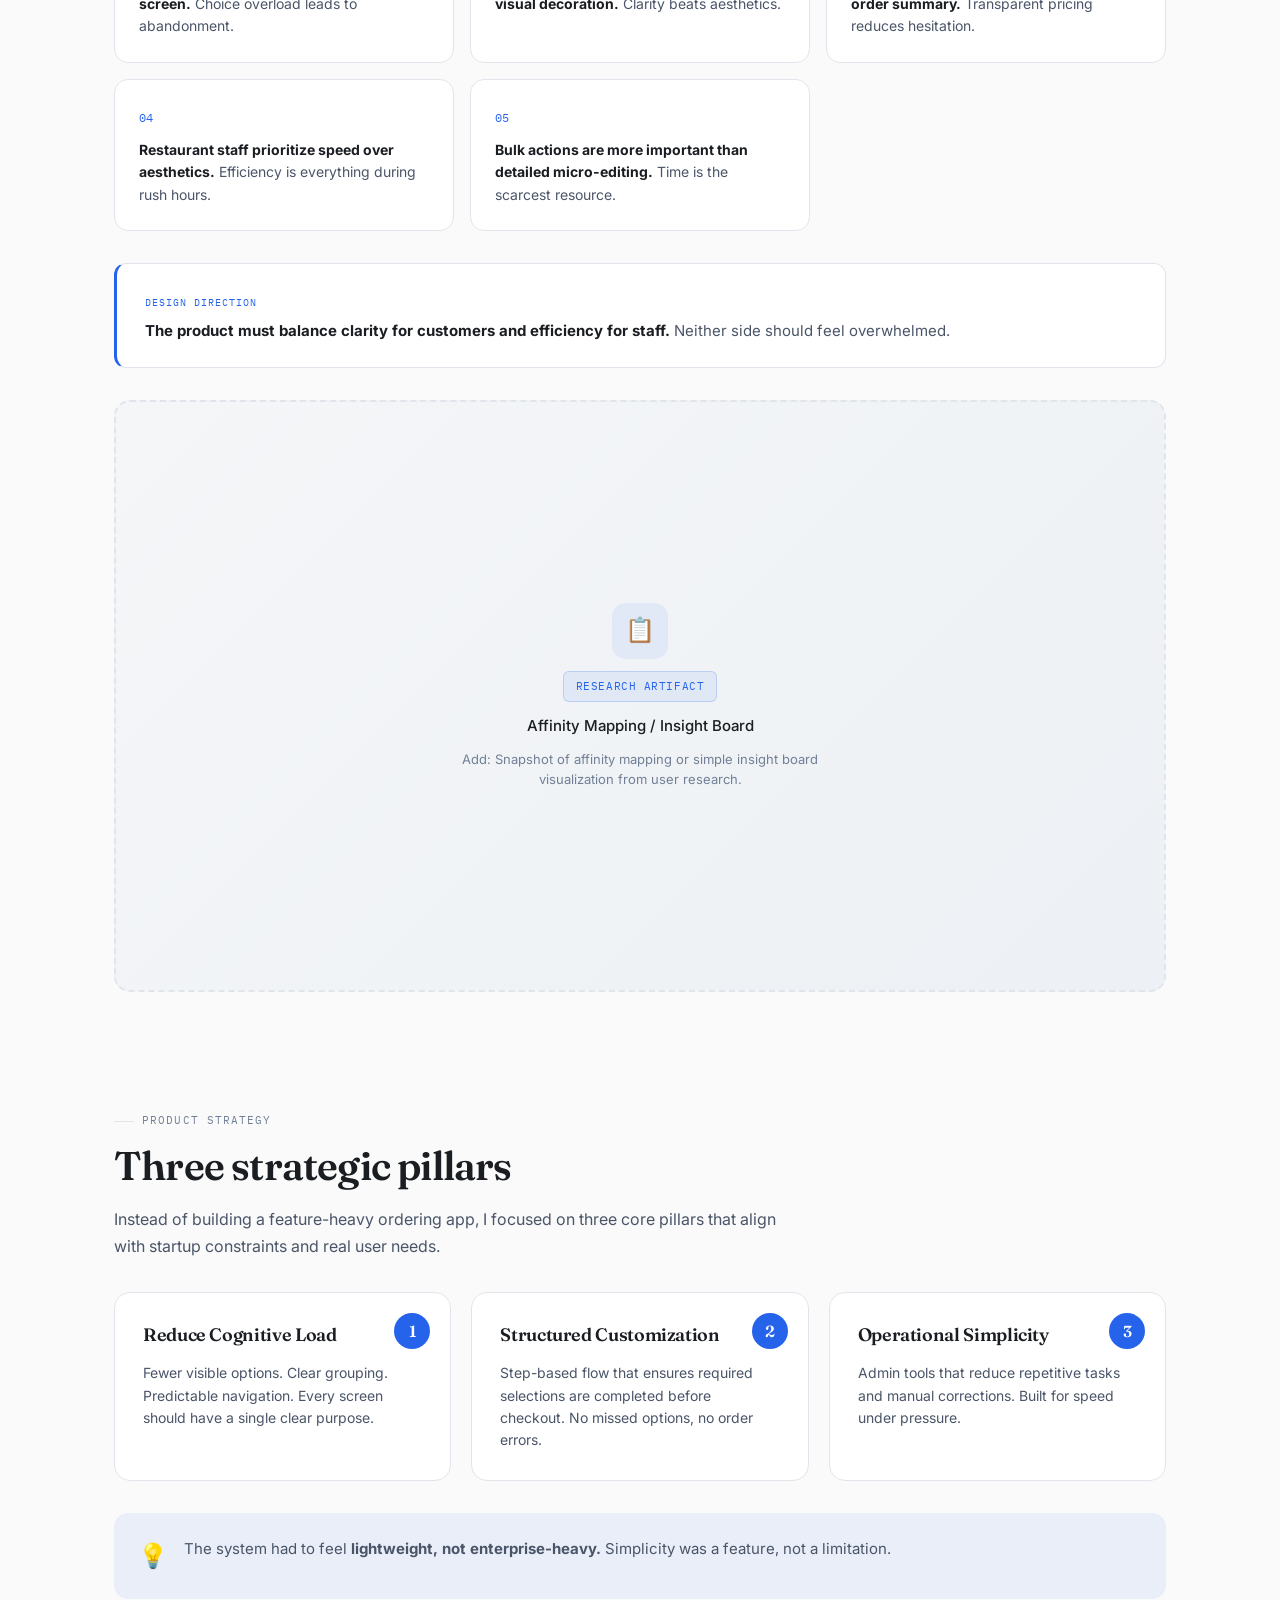
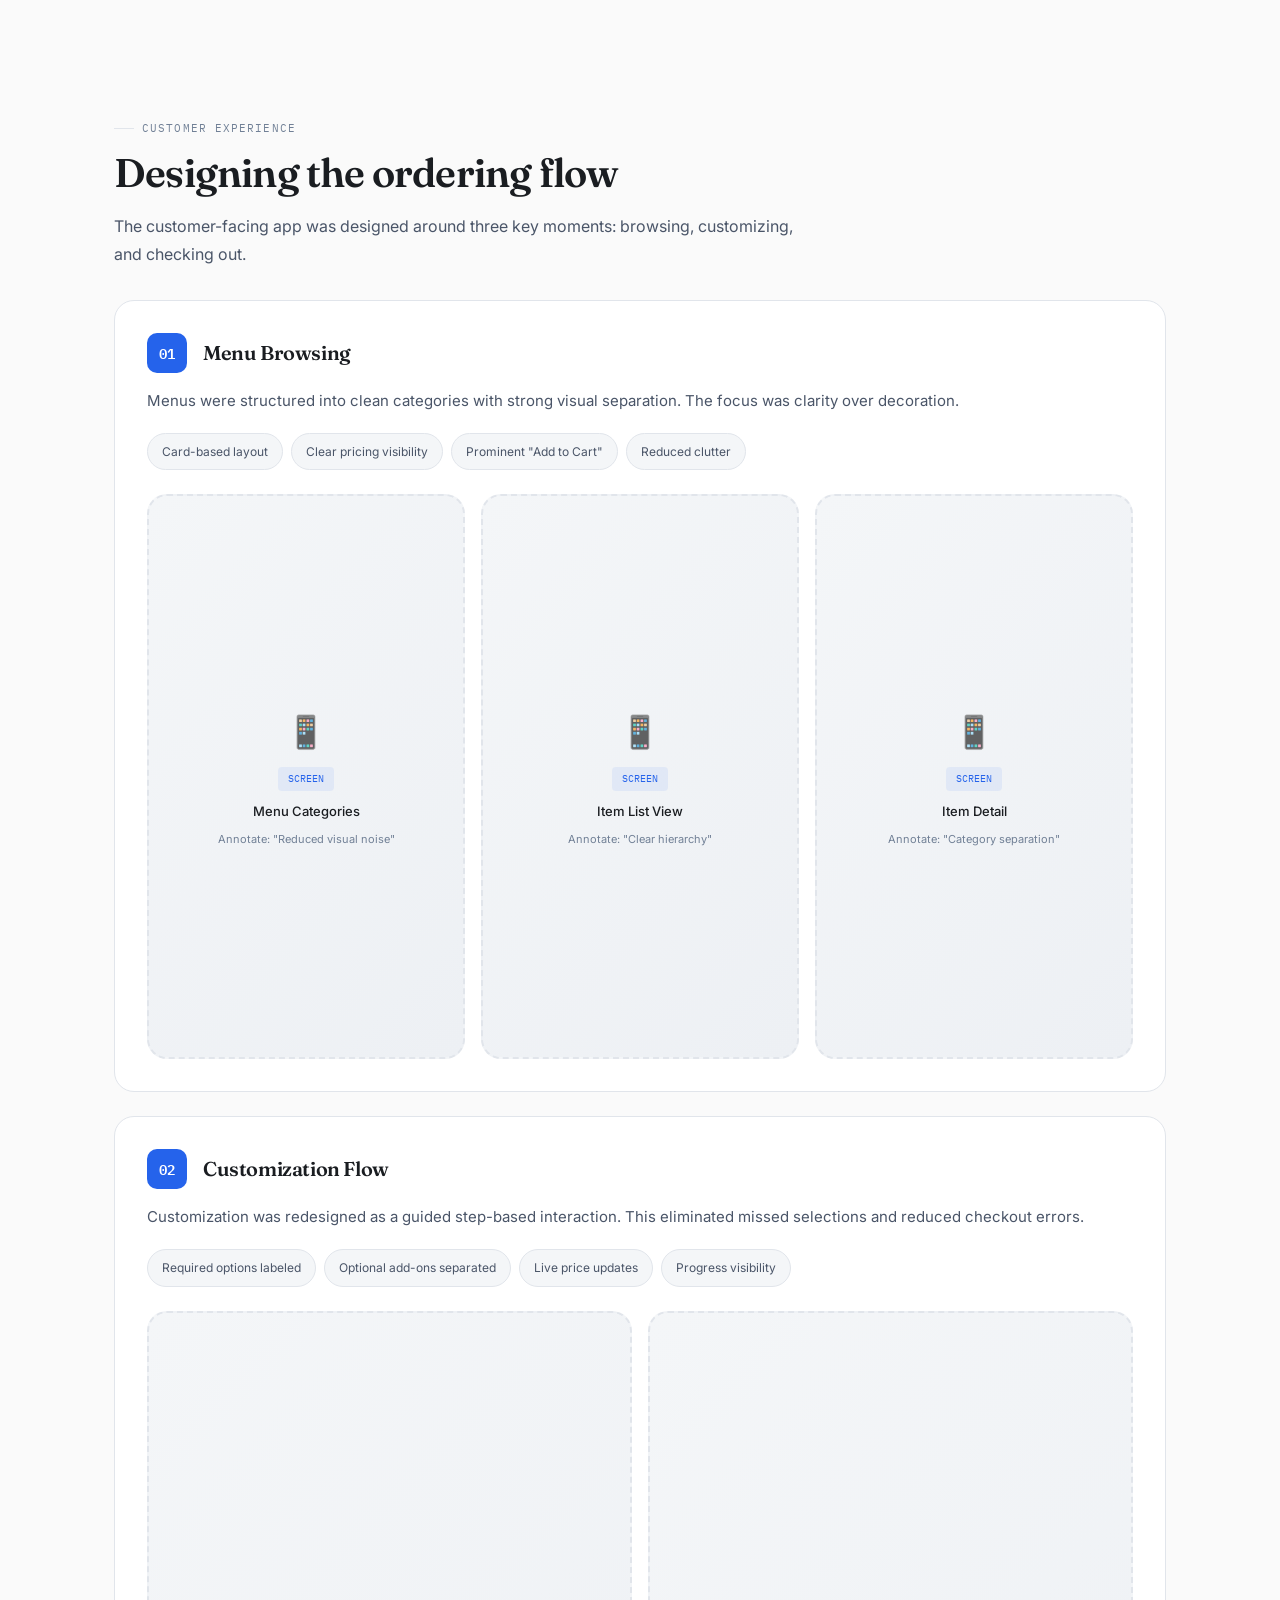
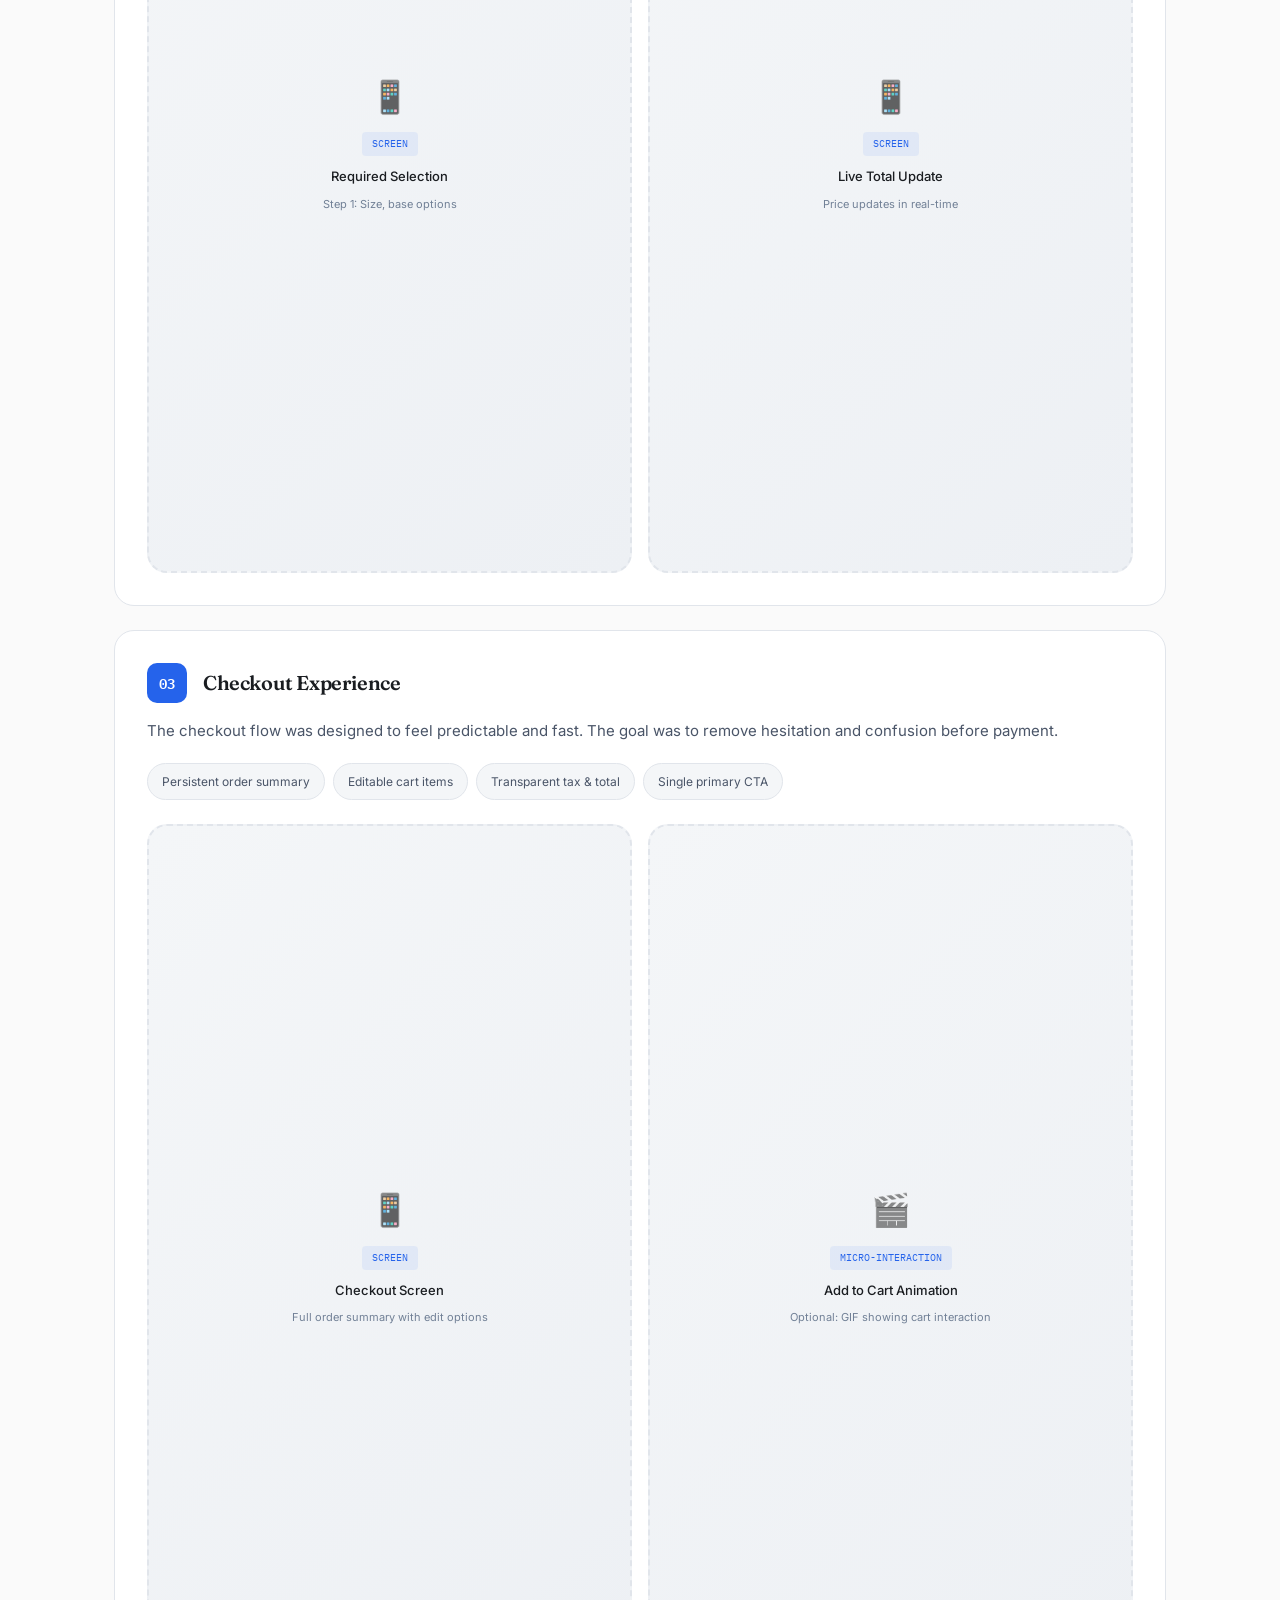
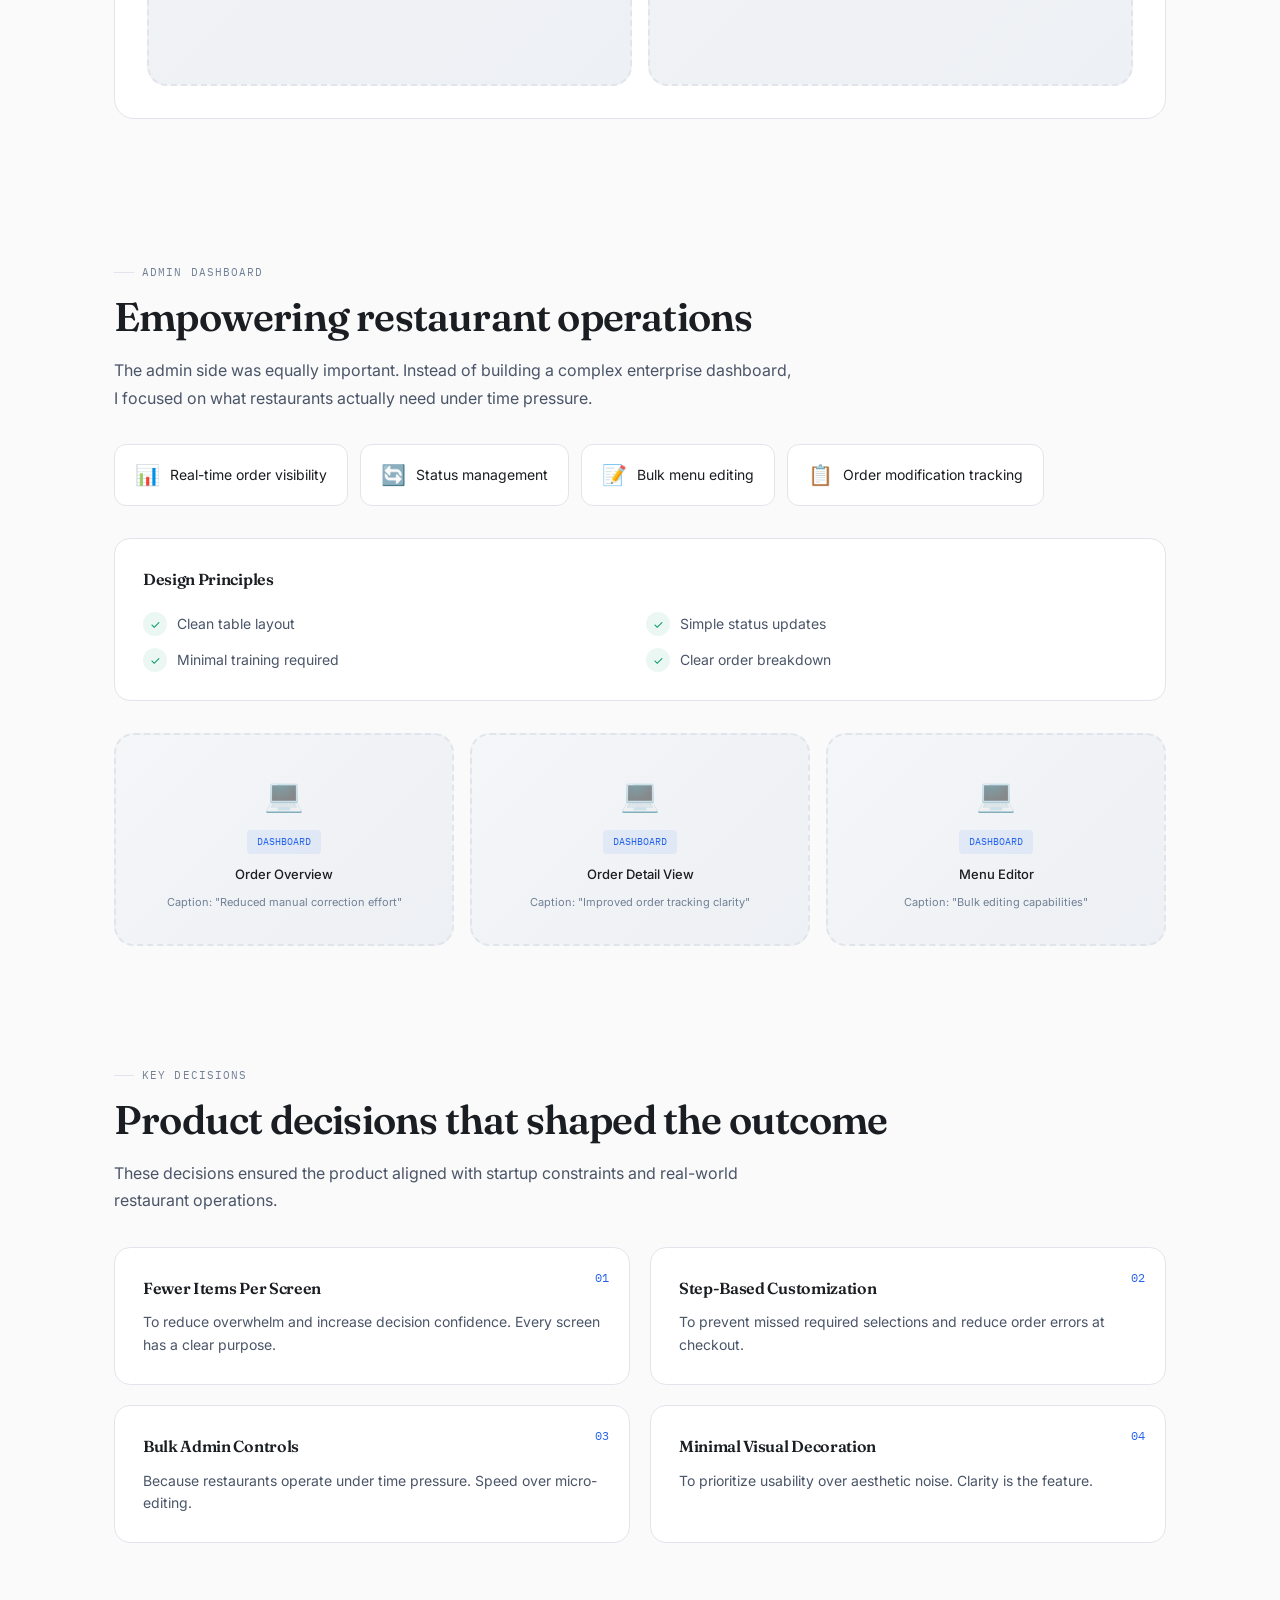
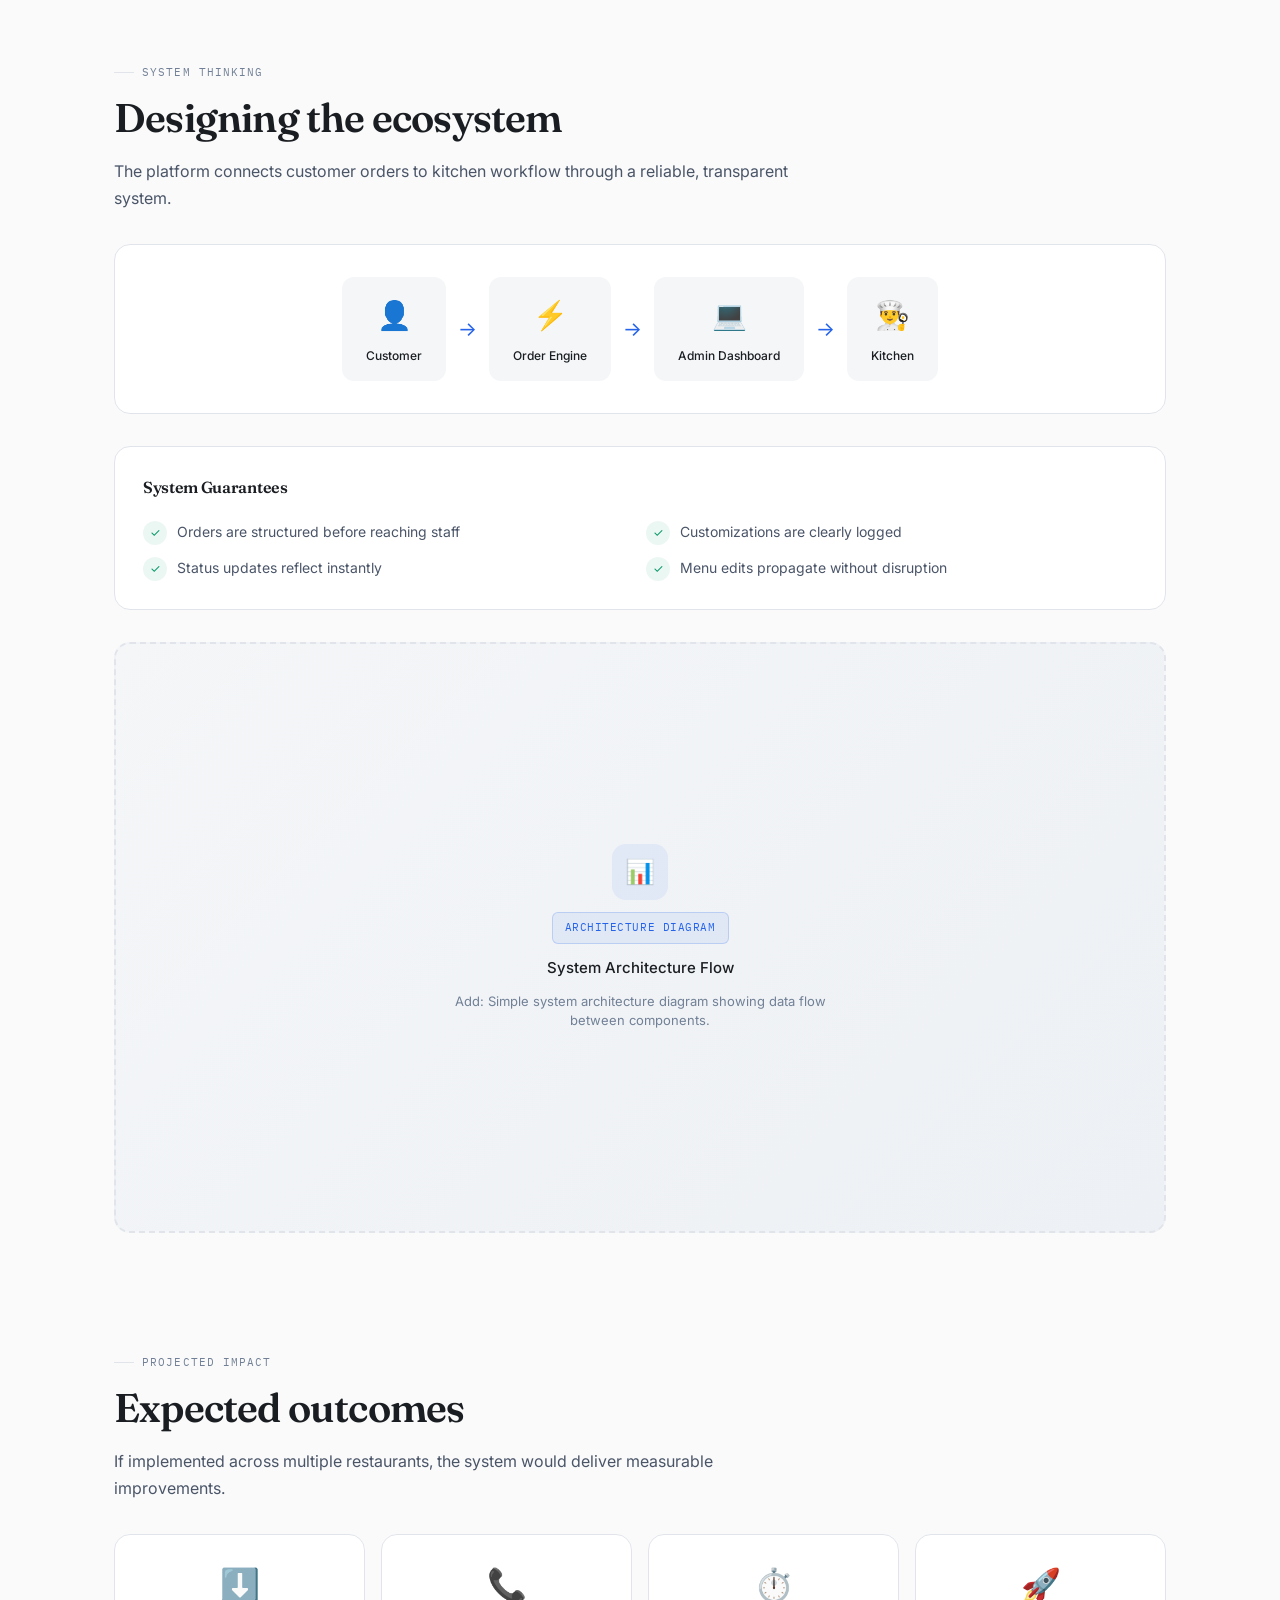
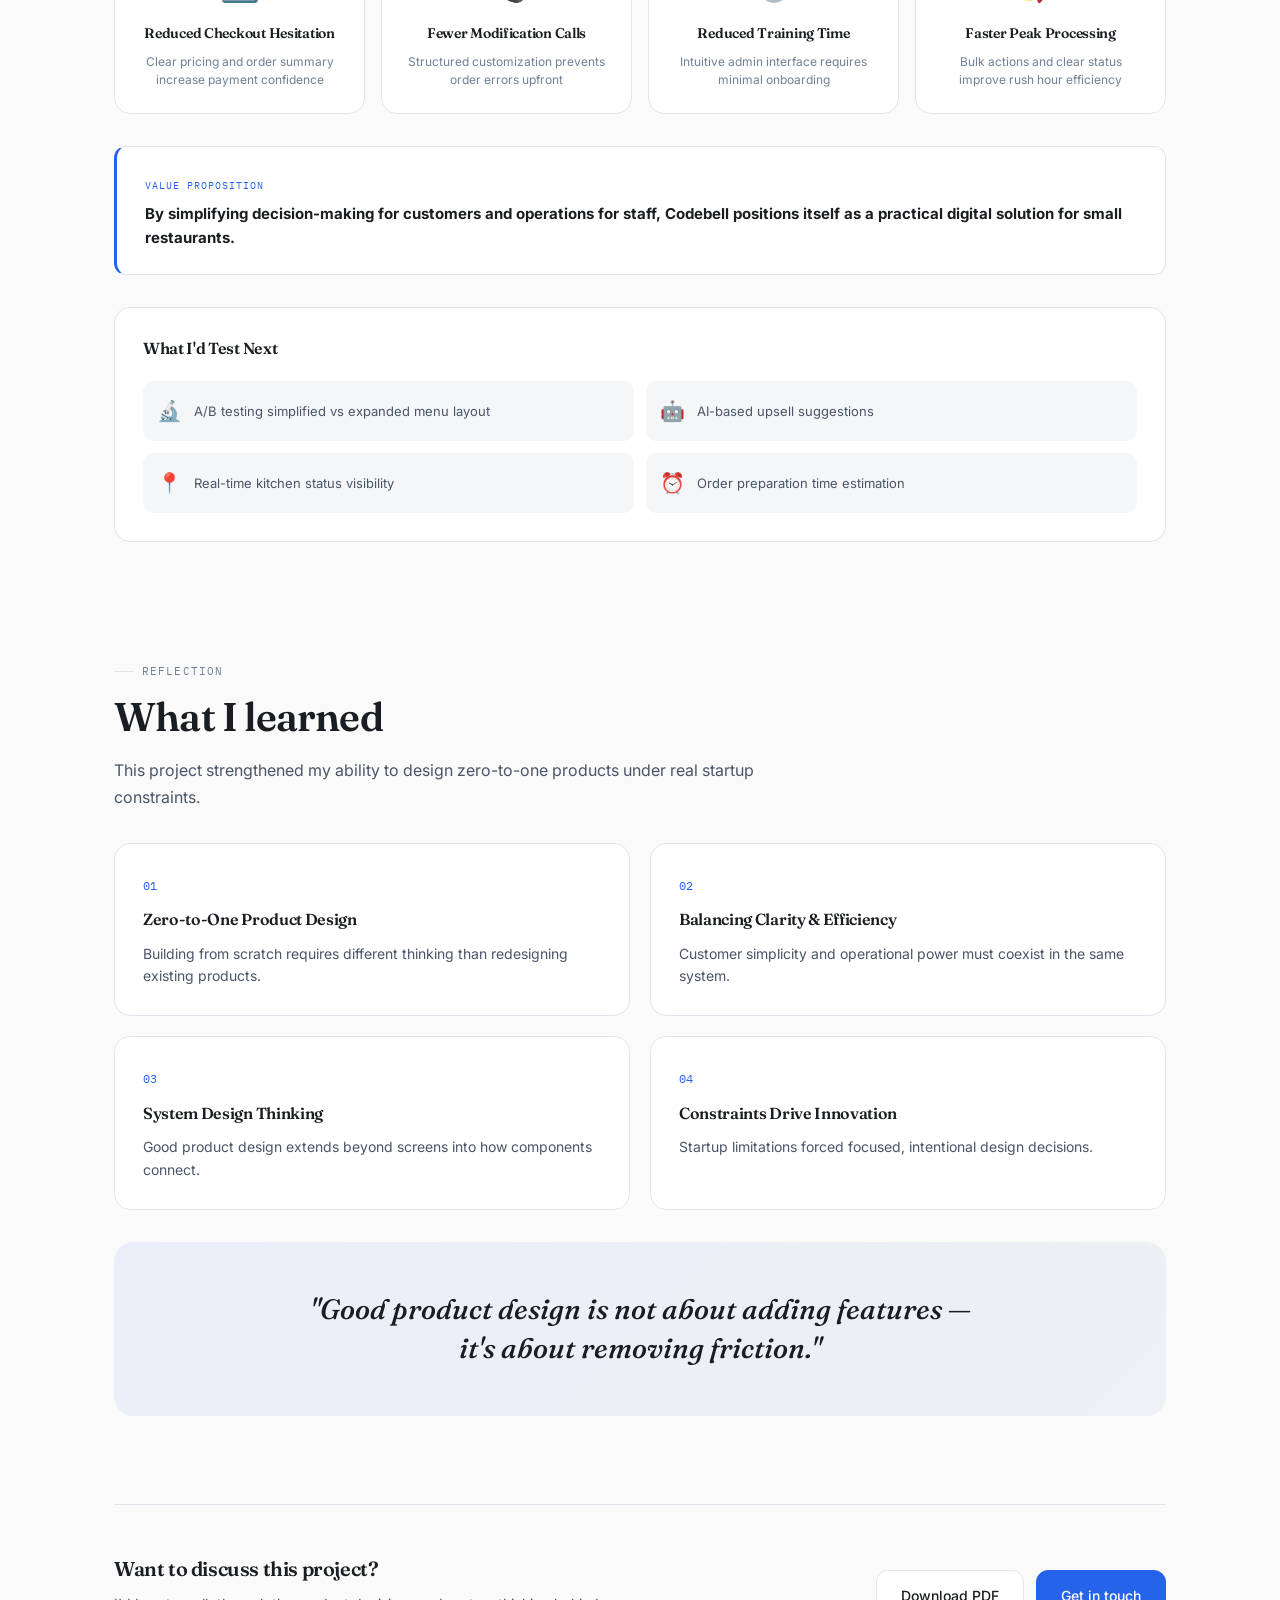
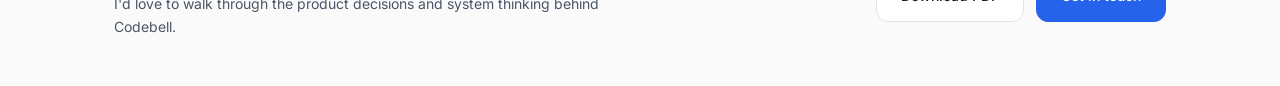
<file: projects/codebell.html>
<!DOCTYPE html>
<html lang="en">
<head>
  <meta charset="UTF-8">
  <meta name="viewport" content="width=device-width, initial-scale=1.0">
  <title>Codebell — Digital Ordering System | Ajith Alphonse</title>
  <link rel="preconnect" href="https://fonts.googleapis.com">
  <link rel="preconnect" href="https://fonts.gstatic.com" crossorigin>
  <link href="https://fonts.googleapis.com/css2?family=Fraunces:ital,opsz,wght@0,9..144,400;0,9..144,500;0,9..144,600;1,9..144,400&family=Inter:wght@300;400;500;600&family=IBM+Plex+Mono:wght@400;500&display=swap" rel="stylesheet">
  <link rel="stylesheet" href="codebell.css">
</head>
<body>
  <!-- Floating Side Navigation -->
  <aside class="side-nav" id="sideNav">
    <div class="side-nav-inner">
      <a href="#hero" class="side-nav-item active" data-section="hero">Overview</a>
      <a href="#problem" class="side-nav-item" data-section="problem">Problem</a>
      <a href="#research" class="side-nav-item" data-section="research">Research</a>
      <a href="#strategy" class="side-nav-item" data-section="strategy">Strategy</a>
      <a href="#customer-ux" class="side-nav-item" data-section="customer-ux">Customer UX</a>
      <a href="#admin" class="side-nav-item" data-section="admin">Admin Dashboard</a>
      <a href="#decisions" class="side-nav-item" data-section="decisions">Decisions</a>
      <a href="#system" class="side-nav-item" data-section="system">System Design</a>
      <a href="#impact" class="side-nav-item" data-section="impact">Impact</a>
      <a href="#reflection" class="side-nav-item" data-section="reflection">Reflection</a>
    </div>
  </aside>

  <!-- Navigation -->
  <nav>
    <div class="inner">
      <div class="nav-brand">
        <a href="../index.html" class="back-link" aria-label="Back to portfolio"><span class="back-link__arrow" aria-hidden="true">←</span><span class="back-link__text">Back to Portfolio</span></a>
      </div>
      <div class="nav-links">
        <a href="#problem" class="nav-link">Problem</a>
        <a href="#customer-ux" class="nav-link">Solution</a>
        <a href="#contact" class="nav-link primary">Contact</a>
      </div>
    </div>
  </nav>

  <div class="container">

    <!-- Hero -->
    <section class="hero" id="hero">
      <div class="hero-eyebrow animate-in">
        <span class="dot"></span>
        <span>Case Study • Startup Product • Zero to One</span>
      </div>
      
      <h1 class="animate-in delay-1">
        Codebell — Building a<br>
        <em>Digital Ordering System</em>
      </h1>
      
      <p class="hero-subtitle animate-in delay-2">
        Designing a zero-to-one mobile ordering experience and operational dashboard for independent restaurants to reduce manual order errors and improve checkout clarity.
      </p>
      
      <div class="hero-meta animate-in delay-3">
        <div class="meta-item">
          <span class="label">Role</span>
          <span class="value">Product Designer</span>
        </div>
        <div class="meta-item">
          <span class="label">Platform</span>
          <span class="value">iOS + Web Admin</span>
        </div>
        <div class="meta-item">
          <span class="label">Duration</span>
          <span class="value">8 Weeks</span>
        </div>
        <div class="meta-item">
          <span class="label">Scope</span>
          <span class="value">Product Strategy, UX Research, UI Design</span>
        </div>
      </div>

      <!-- Hero Visual -->
      <div class="hero-visual animate-in delay-4">
        <img
          src="../assets/codebell-main-thumbnail.jpg"
          alt="Codebell — QR Code based Hotel Guest communication software, guest and staff interfaces"
          class="hero-image"
        >
      </div>
    </section>

    <!-- Overview -->
    <div class="overview-card">
      <h3>Project Overview</h3>
      <p>
        Codebell is a startup focused on helping small restaurants digitize their ordering systems without the complexity of enterprise platforms. Independent restaurants often rely on fragmented systems — phone orders, paper menus, third-party apps with high commission fees, or manual reconciliation.
      </p>
      <p>
        <strong>The goal:</strong> Design a lightweight, intuitive ordering system that works for both customers and restaurant staff — without overwhelming either side.
      </p>
    </div>

    <!-- Problem Section -->
    <section id="problem">
      <span class="section-label">The Problem</span>
      <h2 class="section-title">Two critical challenges</h2>
      <p class="section-desc">
        Small restaurants face friction on both ends — customers struggle with confusing interfaces, while staff battle operational inefficiencies.
      </p>

      <div class="problem-split">
        <!-- Customer Side -->
        <div class="problem-column">
          <div class="problem-header customer">
            <span class="problem-icon">👤</span>
            <h3>Customer-Side Friction</h3>
          </div>
          <ul class="problem-list">
            <li>
              <span class="bullet">✗</span>
              <span>Overloaded menus with too many choices</span>
            </li>
            <li>
              <span class="bullet">✗</span>
              <span>Unclear customization steps</span>
            </li>
            <li>
              <span class="bullet">✗</span>
              <span>Confusing checkout flow</span>
            </li>
            <li>
              <span class="bullet">✗</span>
              <span>High hesitation before payment</span>
            </li>
          </ul>
        </div>

        <!-- Operational Side -->
        <div class="problem-column">
          <div class="problem-header operational">
            <span class="problem-icon">⚙️</span>
            <h3>Operational Inefficiency</h3>
          </div>
          <ul class="problem-list">
            <li>
              <span class="bullet">✗</span>
              <span>Manual order correction errors</span>
            </li>
            <li>
              <span class="bullet">✗</span>
              <span>Menu updates require technical support</span>
            </li>
            <li>
              <span class="bullet">✗</span>
              <span>Difficulty tracking order status</span>
            </li>
            <li>
              <span class="bullet">✗</span>
              <span>Errors spike during peak hours</span>
            </li>
          </ul>
        </div>
      </div>

      <div class="insight-banner">
        <span class="tag">Core Challenge</span>
        <p>
          <strong>The startup needed a system that felt simple enough for customers but powerful enough for restaurant operations.</strong>
        </p>
      </div>

      <!-- Problem Visual -->
      <div class="visual-placeholder">
        <div class="icon">🔄</div>
        <span class="tag">System Diagram</span>
        <span class="title">Customer Journey → Kitchen → Admin Dashboard</span>
        <span class="desc">Add: Simple flow diagram showing the order lifecycle from customer to kitchen to admin.</span>
      </div>
    </section>

    <!-- Research Section -->
    <section id="research">
      <span class="section-label">Research</span>
      <h2 class="section-title">Understanding the users</h2>
      <p class="section-desc">
        I conducted interviews and workflow discussions with restaurant owners, front-desk staff, and repeat customers to uncover real pain points.
      </p>

      <div class="research-participants">
        <div class="participant">
          <span class="participant-icon">🏪</span>
          <span class="participant-label">Restaurant Owners</span>
        </div>
        <div class="participant">
          <span class="participant-icon">👨‍💼</span>
          <span class="participant-label">Front-Desk Staff</span>
        </div>
        <div class="participant">
          <span class="participant-icon">🍽️</span>
          <span class="participant-label">Repeat Customers</span>
        </div>
      </div>

      <h3 class="subsection-title">Key Insights</h3>
      
      <div class="insights-grid">
        <div class="insight-card">
          <span class="insight-number">01</span>
          <p><strong>Customers want fewer decisions per screen.</strong> Choice overload leads to abandonment.</p>
        </div>
        <div class="insight-card">
          <span class="insight-number">02</span>
          <p><strong>Menu organization matters more than visual decoration.</strong> Clarity beats aesthetics.</p>
        </div>
        <div class="insight-card">
          <span class="insight-number">03</span>
          <p><strong>Checkout confidence is tied to clarity of order summary.</strong> Transparent pricing reduces hesitation.</p>
        </div>
        <div class="insight-card">
          <span class="insight-number">04</span>
          <p><strong>Restaurant staff prioritize speed over aesthetics.</strong> Efficiency is everything during rush hours.</p>
        </div>
        <div class="insight-card">
          <span class="insight-number">05</span>
          <p><strong>Bulk actions are more important than detailed micro-editing.</strong> Time is the scarcest resource.</p>
        </div>
      </div>

      <div class="insight-banner">
        <span class="tag">Design Direction</span>
        <p>
          <strong>The product must balance clarity for customers and efficiency for staff.</strong> Neither side should feel overwhelmed.
        </p>
      </div>

      <!-- Research Visual -->
      <div class="visual-placeholder">
        <div class="icon">📋</div>
        <span class="tag">Research Artifact</span>
        <span class="title">Affinity Mapping / Insight Board</span>
        <span class="desc">Add: Snapshot of affinity mapping or simple insight board visualization from user research.</span>
      </div>
    </section>

    <!-- Strategy Section -->
    <section id="strategy">
      <span class="section-label">Product Strategy</span>
      <h2 class="section-title">Three strategic pillars</h2>
      <p class="section-desc">
        Instead of building a feature-heavy ordering app, I focused on three core pillars that align with startup constraints and real user needs.
      </p>

      <div class="strategy-pillars">
        <div class="pillar-card">
          <div class="pillar-number">1</div>
          <h3>Reduce Cognitive Load</h3>
          <p>Fewer visible options. Clear grouping. Predictable navigation. Every screen should have a single clear purpose.</p>
        </div>
        <div class="pillar-card">
          <div class="pillar-number">2</div>
          <h3>Structured Customization</h3>
          <p>Step-based flow that ensures required selections are completed before checkout. No missed options, no order errors.</p>
        </div>
        <div class="pillar-card">
          <div class="pillar-number">3</div>
          <h3>Operational Simplicity</h3>
          <p>Admin tools that reduce repetitive tasks and manual corrections. Built for speed under pressure.</p>
        </div>
      </div>

      <div class="strategy-note">
        <span class="note-icon">💡</span>
        <p>The system had to feel <strong>lightweight, not enterprise-heavy.</strong> Simplicity was a feature, not a limitation.</p>
      </div>
    </section>

    <!-- Customer Experience Section -->
    <section id="customer-ux">
      <span class="section-label">Customer Experience</span>
      <h2 class="section-title">Designing the ordering flow</h2>
      <p class="section-desc">
        The customer-facing app was designed around three key moments: browsing, customizing, and checking out.
      </p>

      <!-- Menu Browsing -->
      <div class="ux-block">
        <div class="ux-header">
          <span class="ux-number">01</span>
          <h3>Menu Browsing</h3>
        </div>
        <p class="ux-desc">
          Menus were structured into clean categories with strong visual separation. The focus was clarity over decoration.
        </p>
        
        <div class="feature-tags">
          <span class="feature-tag">Card-based layout</span>
          <span class="feature-tag">Clear pricing visibility</span>
          <span class="feature-tag">Prominent "Add to Cart"</span>
          <span class="feature-tag">Reduced clutter</span>
        </div>

        <div class="screens-placeholder">
          <div class="screen-slot">
            <div class="icon">📱</div>
            <span class="tag">Screen</span>
            <span class="title">Menu Categories</span>
            <span class="desc">Annotate: "Reduced visual noise"</span>
          </div>
          <div class="screen-slot">
            <div class="icon">📱</div>
            <span class="tag">Screen</span>
            <span class="title">Item List View</span>
            <span class="desc">Annotate: "Clear hierarchy"</span>
          </div>
          <div class="screen-slot">
            <div class="icon">📱</div>
            <span class="tag">Screen</span>
            <span class="title">Item Detail</span>
            <span class="desc">Annotate: "Category separation"</span>
          </div>
        </div>
      </div>

      <!-- Customization Flow -->
      <div class="ux-block">
        <div class="ux-header">
          <span class="ux-number">02</span>
          <h3>Customization Flow</h3>
        </div>
        <p class="ux-desc">
          Customization was redesigned as a guided step-based interaction. This eliminated missed selections and reduced checkout errors.
        </p>
        
        <div class="feature-tags">
          <span class="feature-tag">Required options labeled</span>
          <span class="feature-tag">Optional add-ons separated</span>
          <span class="feature-tag">Live price updates</span>
          <span class="feature-tag">Progress visibility</span>
        </div>

        <div class="screens-placeholder two-col">
          <div class="screen-slot">
            <div class="icon">📱</div>
            <span class="tag">Screen</span>
            <span class="title">Required Selection</span>
            <span class="desc">Step 1: Size, base options</span>
          </div>
          <div class="screen-slot">
            <div class="icon">📱</div>
            <span class="tag">Screen</span>
            <span class="title">Live Total Update</span>
            <span class="desc">Price updates in real-time</span>
          </div>
        </div>
      </div>

      <!-- Checkout Experience -->
      <div class="ux-block">
        <div class="ux-header">
          <span class="ux-number">03</span>
          <h3>Checkout Experience</h3>
        </div>
        <p class="ux-desc">
          The checkout flow was designed to feel predictable and fast. The goal was to remove hesitation and confusion before payment.
        </p>
        
        <div class="feature-tags">
          <span class="feature-tag">Persistent order summary</span>
          <span class="feature-tag">Editable cart items</span>
          <span class="feature-tag">Transparent tax & total</span>
          <span class="feature-tag">Single primary CTA</span>
        </div>

        <div class="screens-placeholder two-col">
          <div class="screen-slot">
            <div class="icon">📱</div>
            <span class="tag">Screen</span>
            <span class="title">Checkout Screen</span>
            <span class="desc">Full order summary with edit options</span>
          </div>
          <div class="screen-slot">
            <div class="icon">🎬</div>
            <span class="tag">Micro-interaction</span>
            <span class="title">Add to Cart Animation</span>
            <span class="desc">Optional: GIF showing cart interaction</span>
          </div>
        </div>
      </div>
    </section>

    <!-- Admin Dashboard Section -->
    <section id="admin">
      <span class="section-label">Admin Dashboard</span>
      <h2 class="section-title">Empowering restaurant operations</h2>
      <p class="section-desc">
        The admin side was equally important. Instead of building a complex enterprise dashboard, I focused on what restaurants actually need under time pressure.
      </p>

      <div class="admin-needs">
        <div class="need-item">
          <span class="need-icon">📊</span>
          <span>Real-time order visibility</span>
        </div>
        <div class="need-item">
          <span class="need-icon">🔄</span>
          <span>Status management</span>
        </div>
        <div class="need-item">
          <span class="need-icon">📝</span>
          <span>Bulk menu editing</span>
        </div>
        <div class="need-item">
          <span class="need-icon">📋</span>
          <span>Order modification tracking</span>
        </div>
      </div>

      <div class="admin-principles">
        <h3>Design Principles</h3>
        <div class="principles-grid">
          <div class="principle">
            <span class="check">✓</span>
            <span>Clean table layout</span>
          </div>
          <div class="principle">
            <span class="check">✓</span>
            <span>Simple status updates</span>
          </div>
          <div class="principle">
            <span class="check">✓</span>
            <span>Minimal training required</span>
          </div>
          <div class="principle">
            <span class="check">✓</span>
            <span>Clear order breakdown</span>
          </div>
        </div>
      </div>

      <div class="screens-placeholder three-col">
        <div class="screen-slot dashboard">
          <div class="icon">💻</div>
          <span class="tag">Dashboard</span>
          <span class="title">Order Overview</span>
          <span class="desc">Caption: "Reduced manual correction effort"</span>
        </div>
        <div class="screen-slot dashboard">
          <div class="icon">💻</div>
          <span class="tag">Dashboard</span>
          <span class="title">Order Detail View</span>
          <span class="desc">Caption: "Improved order tracking clarity"</span>
        </div>
        <div class="screen-slot dashboard">
          <div class="icon">💻</div>
          <span class="tag">Dashboard</span>
          <span class="title">Menu Editor</span>
          <span class="desc">Caption: "Bulk editing capabilities"</span>
        </div>
      </div>
    </section>

    <!-- Key Decisions Section -->
    <section id="decisions">
      <span class="section-label">Key Decisions</span>
      <h2 class="section-title">Product decisions that shaped the outcome</h2>
      <p class="section-desc">
        These decisions ensured the product aligned with startup constraints and real-world restaurant operations.
      </p>

      <div class="decisions-grid">
        <div class="decision-card">
          <div class="decision-number">01</div>
          <h4>Fewer Items Per Screen</h4>
          <p>To reduce overwhelm and increase decision confidence. Every screen has a clear purpose.</p>
        </div>
        <div class="decision-card">
          <div class="decision-number">02</div>
          <h4>Step-Based Customization</h4>
          <p>To prevent missed required selections and reduce order errors at checkout.</p>
        </div>
        <div class="decision-card">
          <div class="decision-number">03</div>
          <h4>Bulk Admin Controls</h4>
          <p>Because restaurants operate under time pressure. Speed over micro-editing.</p>
        </div>
        <div class="decision-card">
          <div class="decision-number">04</div>
          <h4>Minimal Visual Decoration</h4>
          <p>To prioritize usability over aesthetic noise. Clarity is the feature.</p>
        </div>
      </div>
    </section>

    <!-- System Design Section -->
    <section id="system">
      <span class="section-label">System Thinking</span>
      <h2 class="section-title">Designing the ecosystem</h2>
      <p class="section-desc">
        The platform connects customer orders to kitchen workflow through a reliable, transparent system.
      </p>

      <div class="system-flow">
        <div class="flow-step">
          <span class="flow-icon">👤</span>
          <span class="flow-label">Customer</span>
        </div>
        <span class="flow-arrow">→</span>
        <div class="flow-step">
          <span class="flow-icon">⚡</span>
          <span class="flow-label">Order Engine</span>
        </div>
        <span class="flow-arrow">→</span>
        <div class="flow-step">
          <span class="flow-icon">💻</span>
          <span class="flow-label">Admin Dashboard</span>
        </div>
        <span class="flow-arrow">→</span>
        <div class="flow-step">
          <span class="flow-icon">👨‍🍳</span>
          <span class="flow-label">Kitchen</span>
        </div>
      </div>

      <div class="system-guarantees">
        <h3>System Guarantees</h3>
        <div class="guarantees-list">
          <div class="guarantee">
            <span class="check">✓</span>
            <span>Orders are structured before reaching staff</span>
          </div>
          <div class="guarantee">
            <span class="check">✓</span>
            <span>Customizations are clearly logged</span>
          </div>
          <div class="guarantee">
            <span class="check">✓</span>
            <span>Status updates reflect instantly</span>
          </div>
          <div class="guarantee">
            <span class="check">✓</span>
            <span>Menu edits propagate without disruption</span>
          </div>
        </div>
      </div>

      <div class="visual-placeholder">
        <div class="icon">📊</div>
        <span class="tag">Architecture Diagram</span>
        <span class="title">System Architecture Flow</span>
        <span class="desc">Add: Simple system architecture diagram showing data flow between components.</span>
      </div>
    </section>

    <!-- Impact Section -->
    <section id="impact">
      <span class="section-label">Projected Impact</span>
      <h2 class="section-title">Expected outcomes</h2>
      <p class="section-desc">
        If implemented across multiple restaurants, the system would deliver measurable improvements.
      </p>

      <div class="impact-grid">
        <div class="impact-card">
          <span class="impact-icon">⬇️</span>
          <h4>Reduced Checkout Hesitation</h4>
          <p>Clear pricing and order summary increase payment confidence</p>
        </div>
        <div class="impact-card">
          <span class="impact-icon">📞</span>
          <h4>Fewer Modification Calls</h4>
          <p>Structured customization prevents order errors upfront</p>
        </div>
        <div class="impact-card">
          <span class="impact-icon">⏱️</span>
          <h4>Reduced Training Time</h4>
          <p>Intuitive admin interface requires minimal onboarding</p>
        </div>
        <div class="impact-card">
          <span class="impact-icon">🚀</span>
          <h4>Faster Peak Processing</h4>
          <p>Bulk actions and clear status improve rush hour efficiency</p>
        </div>
      </div>

      <div class="insight-banner">
        <span class="tag">Value Proposition</span>
        <p>
          <strong>By simplifying decision-making for customers and operations for staff, Codebell positions itself as a practical digital solution for small restaurants.</strong>
        </p>
      </div>

      <div class="future-section">
        <h3>What I'd Test Next</h3>
        <div class="future-grid">
          <div class="future-item">
            <span class="future-icon">🔬</span>
            <span>A/B testing simplified vs expanded menu layout</span>
          </div>
          <div class="future-item">
            <span class="future-icon">🤖</span>
            <span>AI-based upsell suggestions</span>
          </div>
          <div class="future-item">
            <span class="future-icon">📍</span>
            <span>Real-time kitchen status visibility</span>
          </div>
          <div class="future-item">
            <span class="future-icon">⏰</span>
            <span>Order preparation time estimation</span>
          </div>
        </div>
      </div>
    </section>

    <!-- Reflection Section -->
    <section id="reflection">
      <span class="section-label">Reflection</span>
      <h2 class="section-title">What I learned</h2>
      <p class="section-desc">
        This project strengthened my ability to design zero-to-one products under real startup constraints.
      </p>

      <div class="learnings-grid">
        <div class="learning-card">
          <span class="learning-number">01</span>
          <h4>Zero-to-One Product Design</h4>
          <p>Building from scratch requires different thinking than redesigning existing products.</p>
        </div>
        <div class="learning-card">
          <span class="learning-number">02</span>
          <h4>Balancing Clarity & Efficiency</h4>
          <p>Customer simplicity and operational power must coexist in the same system.</p>
        </div>
        <div class="learning-card">
          <span class="learning-number">03</span>
          <h4>System Design Thinking</h4>
          <p>Good product design extends beyond screens into how components connect.</p>
        </div>
        <div class="learning-card">
          <span class="learning-number">04</span>
          <h4>Constraints Drive Innovation</h4>
          <p>Startup limitations forced focused, intentional design decisions.</p>
        </div>
      </div>

      <div class="final-insight">
        <blockquote>
          "Good product design is not about adding features — it's about removing friction."
        </blockquote>
      </div>
    </section>

    <!-- Footer -->
    <footer id="contact">
      <div class="footer-content">
        <div class="footer-text">
          <h4>Want to discuss this project?</h4>
          <p>I'd love to walk through the product decisions and system thinking behind Codebell.</p>
        </div>
        <div class="footer-cta">
          <a href="#" class="footer-btn">Download PDF</a>
          <a href="mailto:ajithalphonse300@gmail.com" class="footer-btn primary">Get in touch</a>
        </div>
      </div>
    </footer>

  </div>

  <script>
    // Smooth scroll for anchor links
    document.querySelectorAll('a[href^="#"]').forEach(anchor => {
      anchor.addEventListener('click', function (e) {
        e.preventDefault();
        const target = document.querySelector(this.getAttribute('href'));
        if (target) {
          target.scrollIntoView({ behavior: 'smooth', block: 'start' });
        }
      });
    });

    // Side navigation active state
    const sections = document.querySelectorAll('section[id]');
    const navItems = document.querySelectorAll('.side-nav-item');

    const observerOptions = {
      root: null,
      rootMargin: '-20% 0px -60% 0px',
      threshold: 0
    };

    const observer = new IntersectionObserver((entries) => {
      entries.forEach(entry => {
        if (entry.isIntersecting) {
          const id = entry.target.getAttribute('id');
          navItems.forEach(item => {
            item.classList.remove('active');
            if (item.getAttribute('data-section') === id) {
              item.classList.add('active');
            }
          });
        }
      });
    }, observerOptions);

    sections.forEach(section => observer.observe(section));

    // Animate on scroll
    const animateObserver = new IntersectionObserver((entries) => {
      entries.forEach(entry => {
        if (entry.isIntersecting) {
          entry.target.style.opacity = '1';
          entry.target.style.transform = 'translateY(0)';
        }
      });
    }, { threshold: 0.1 });

    document.querySelectorAll('.problem-column, .insight-card, .pillar-card, .decision-card, .learning-card, .impact-card').forEach(el => {
      el.style.opacity = '0';
      el.style.transform = 'translateY(20px)';
      el.style.transition = 'opacity 0.5s ease, transform 0.5s ease';
      animateObserver.observe(el);
    });
  </script>
</body>
</html>
</file>
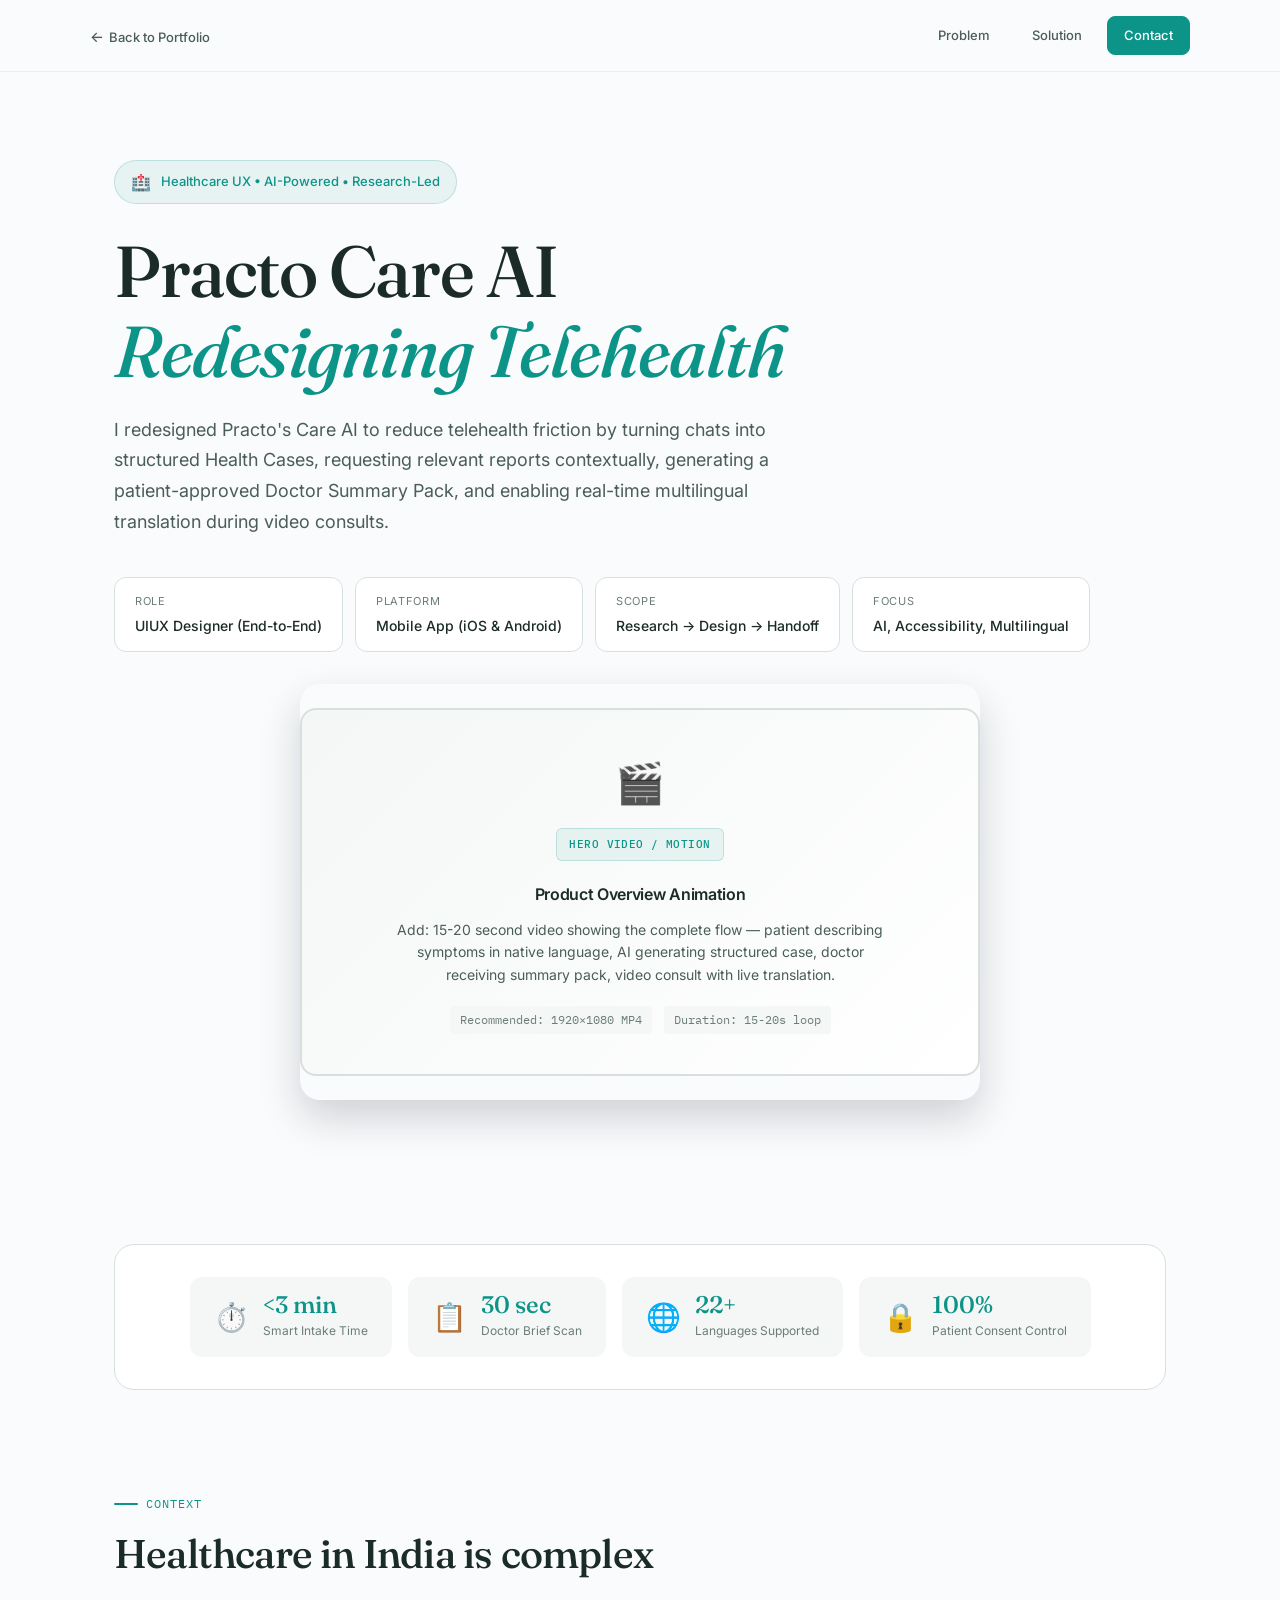
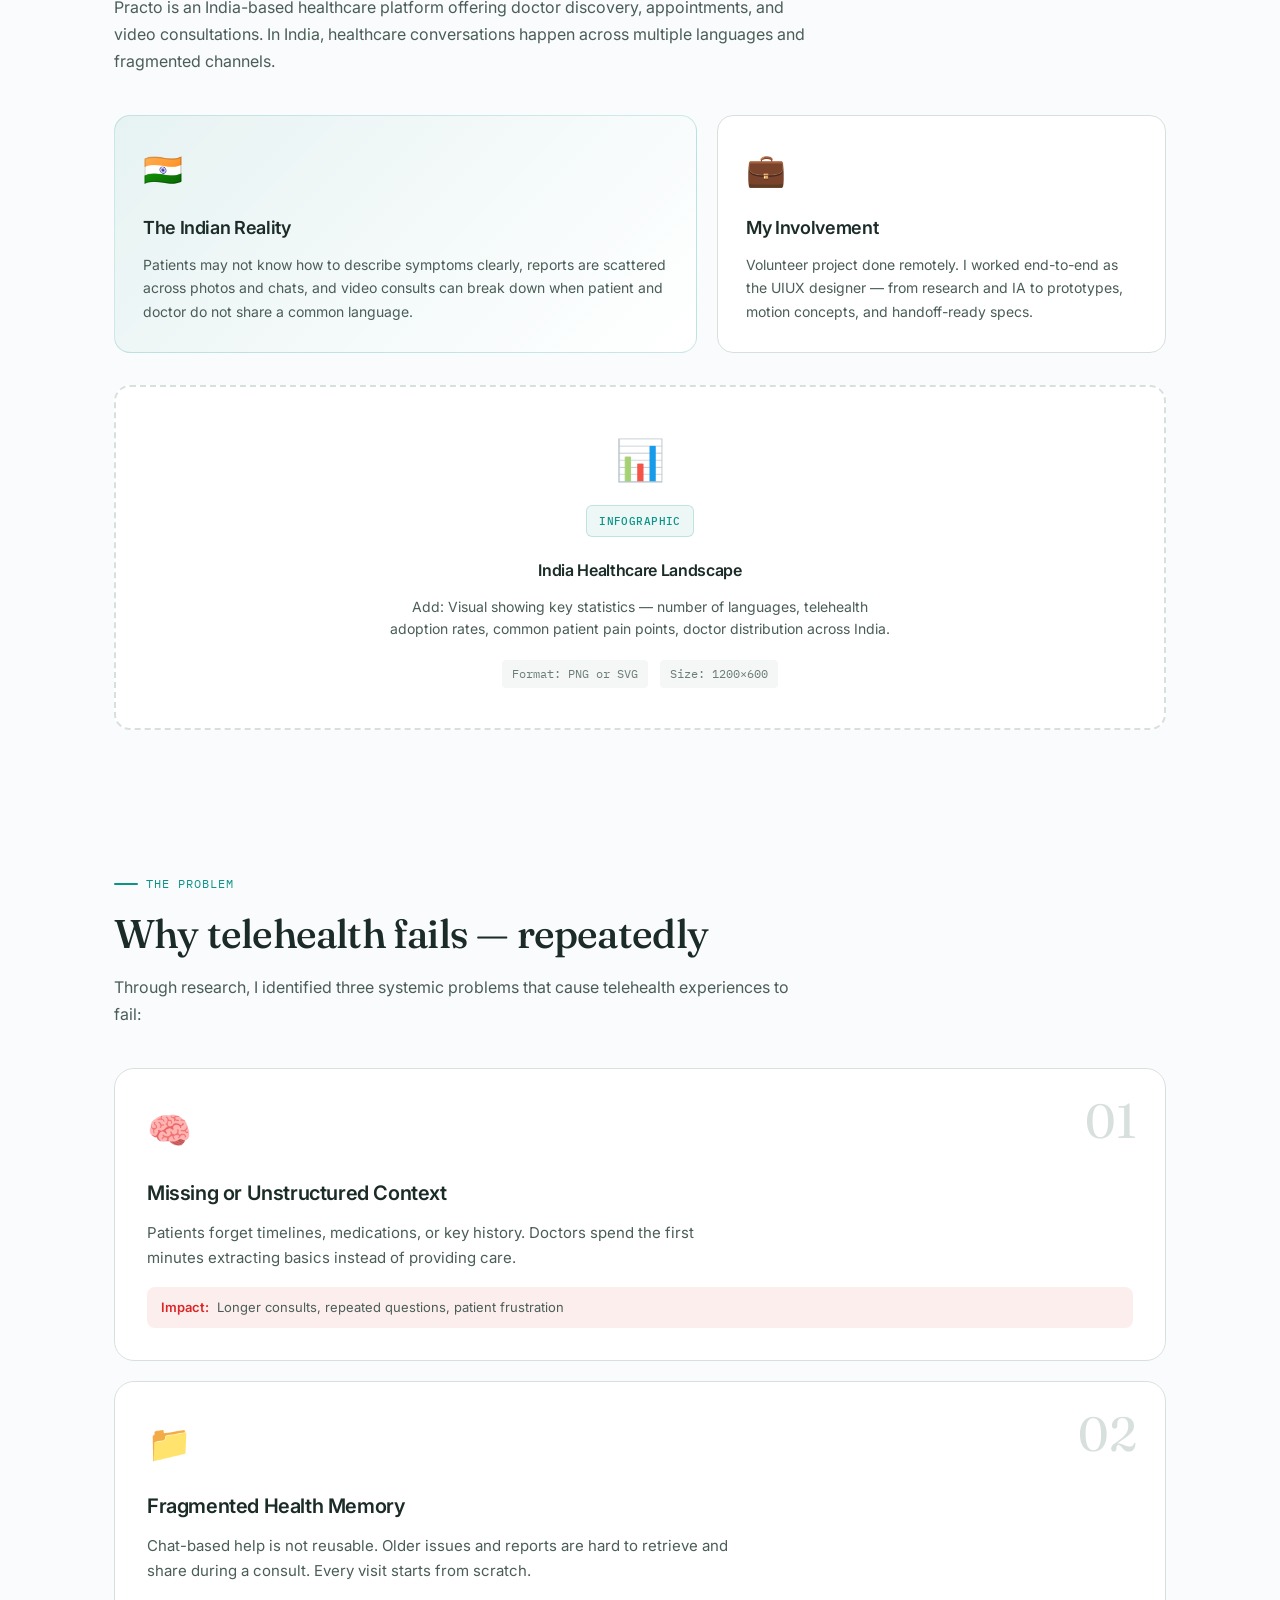
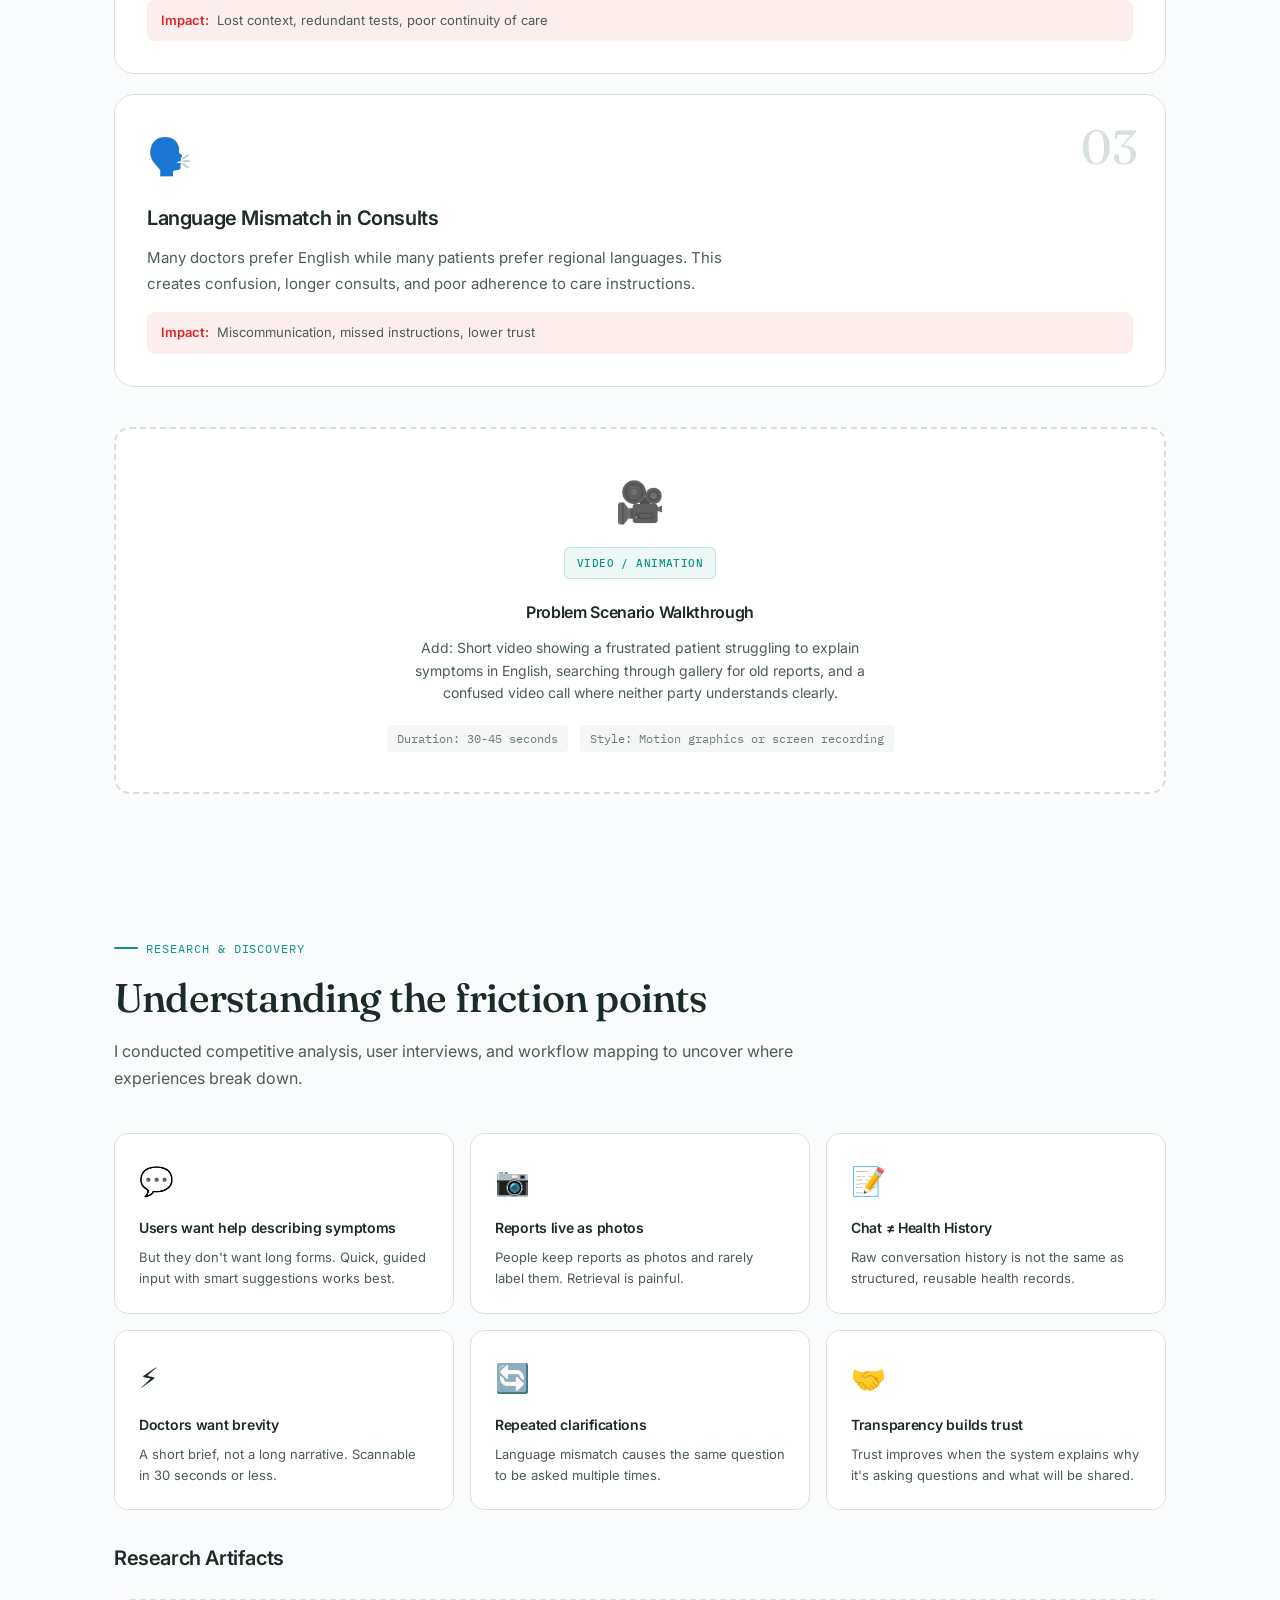
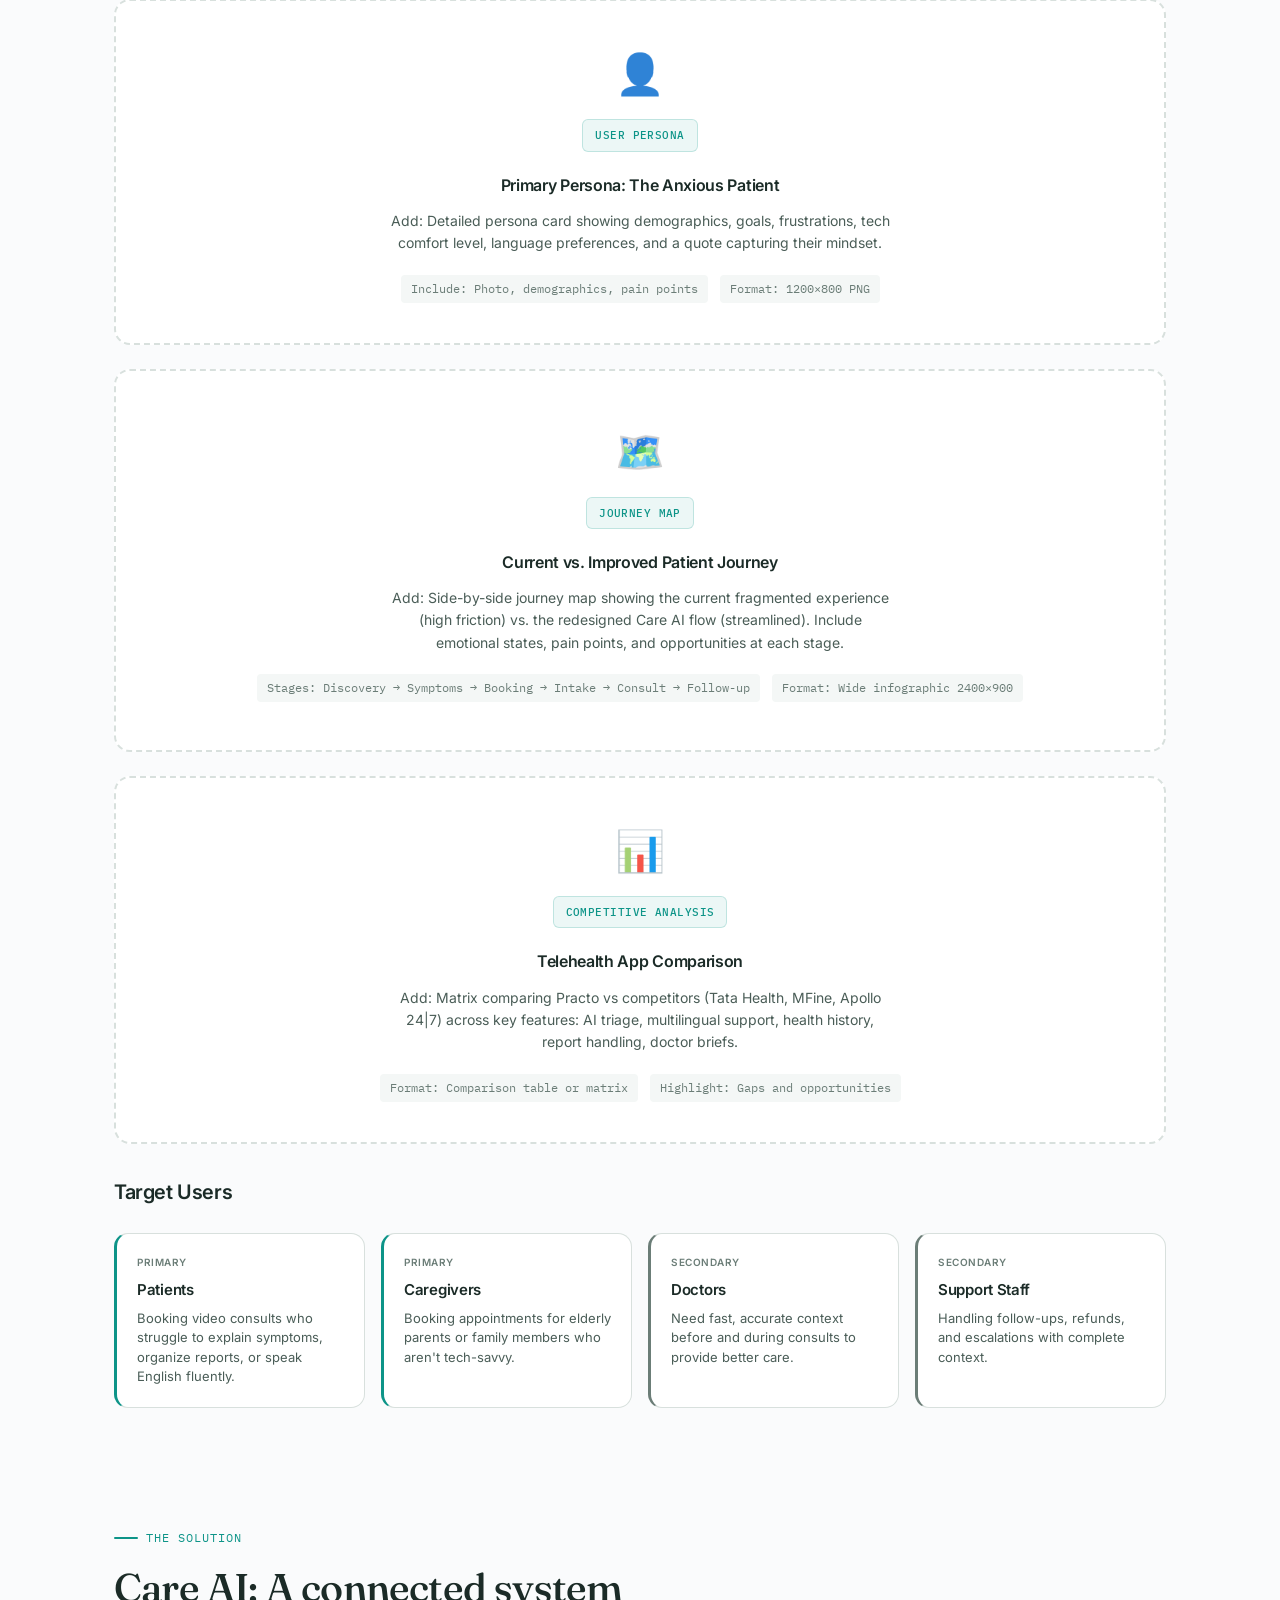
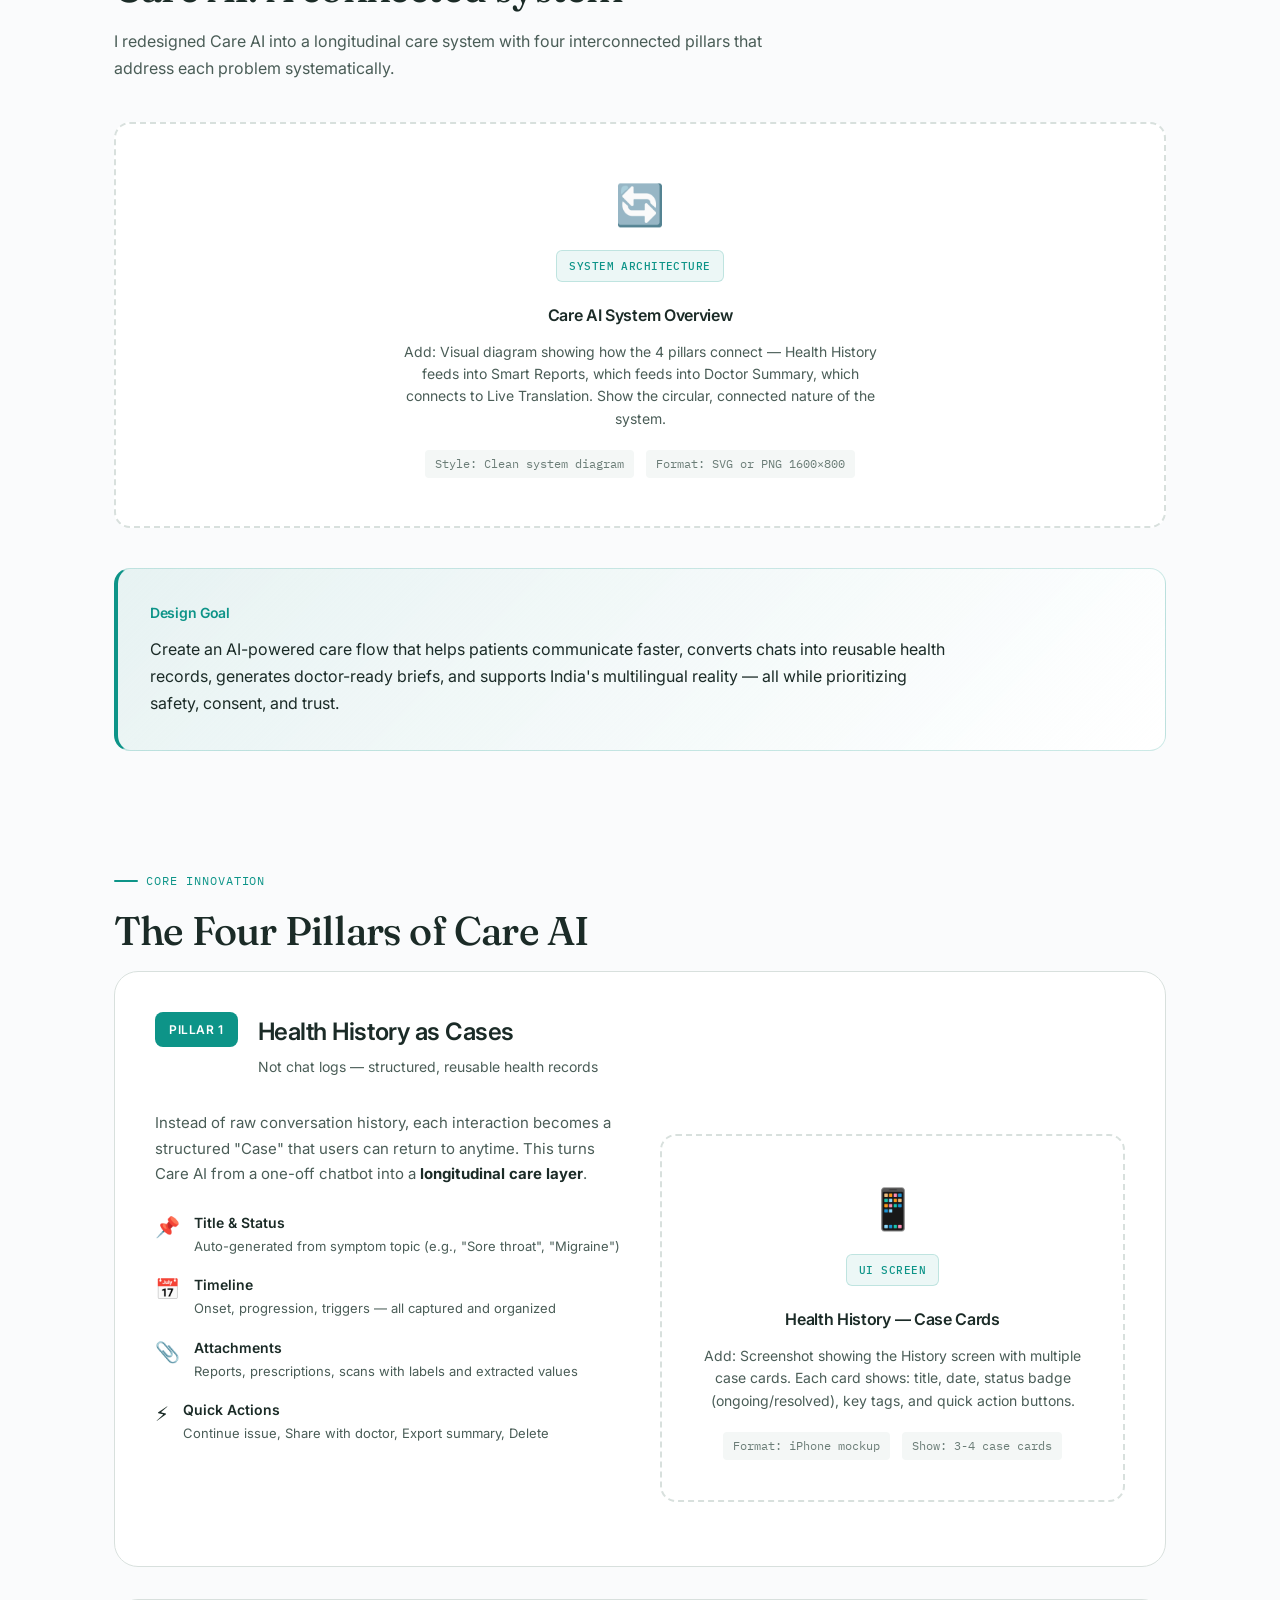
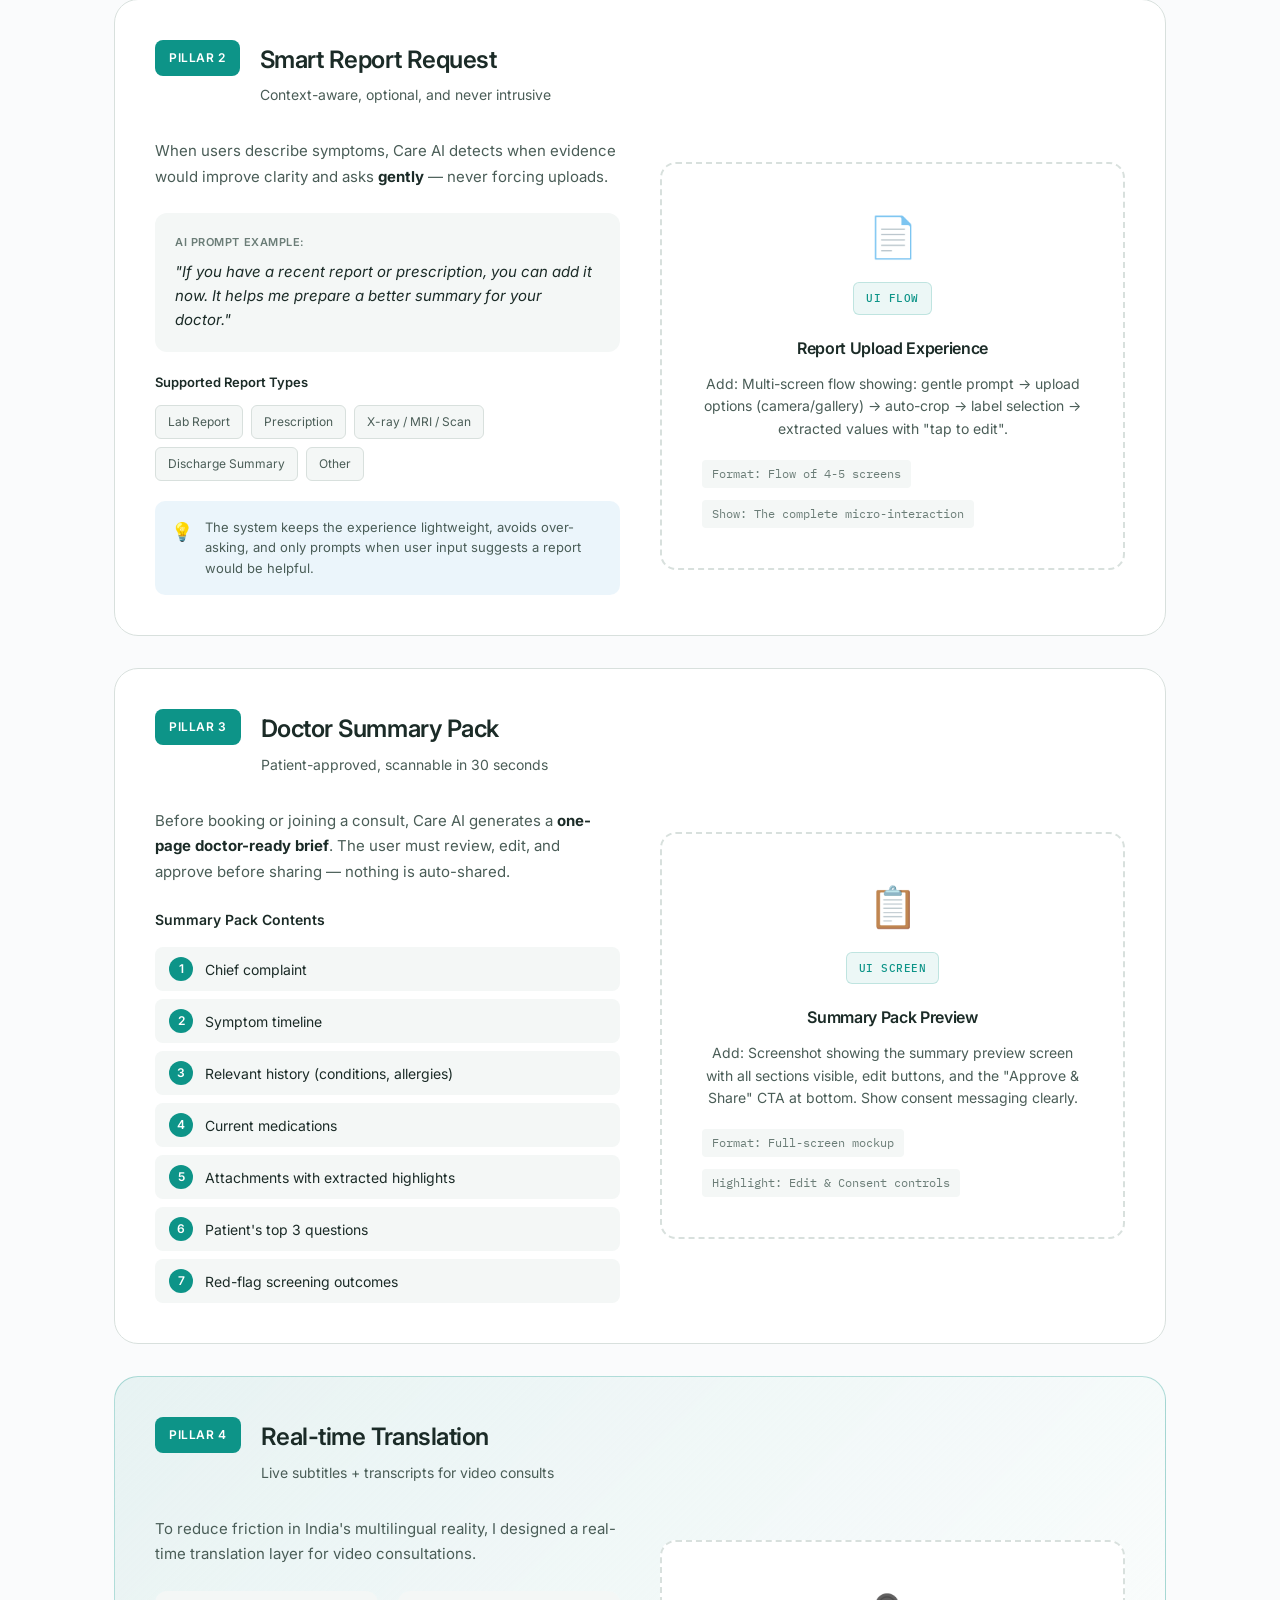
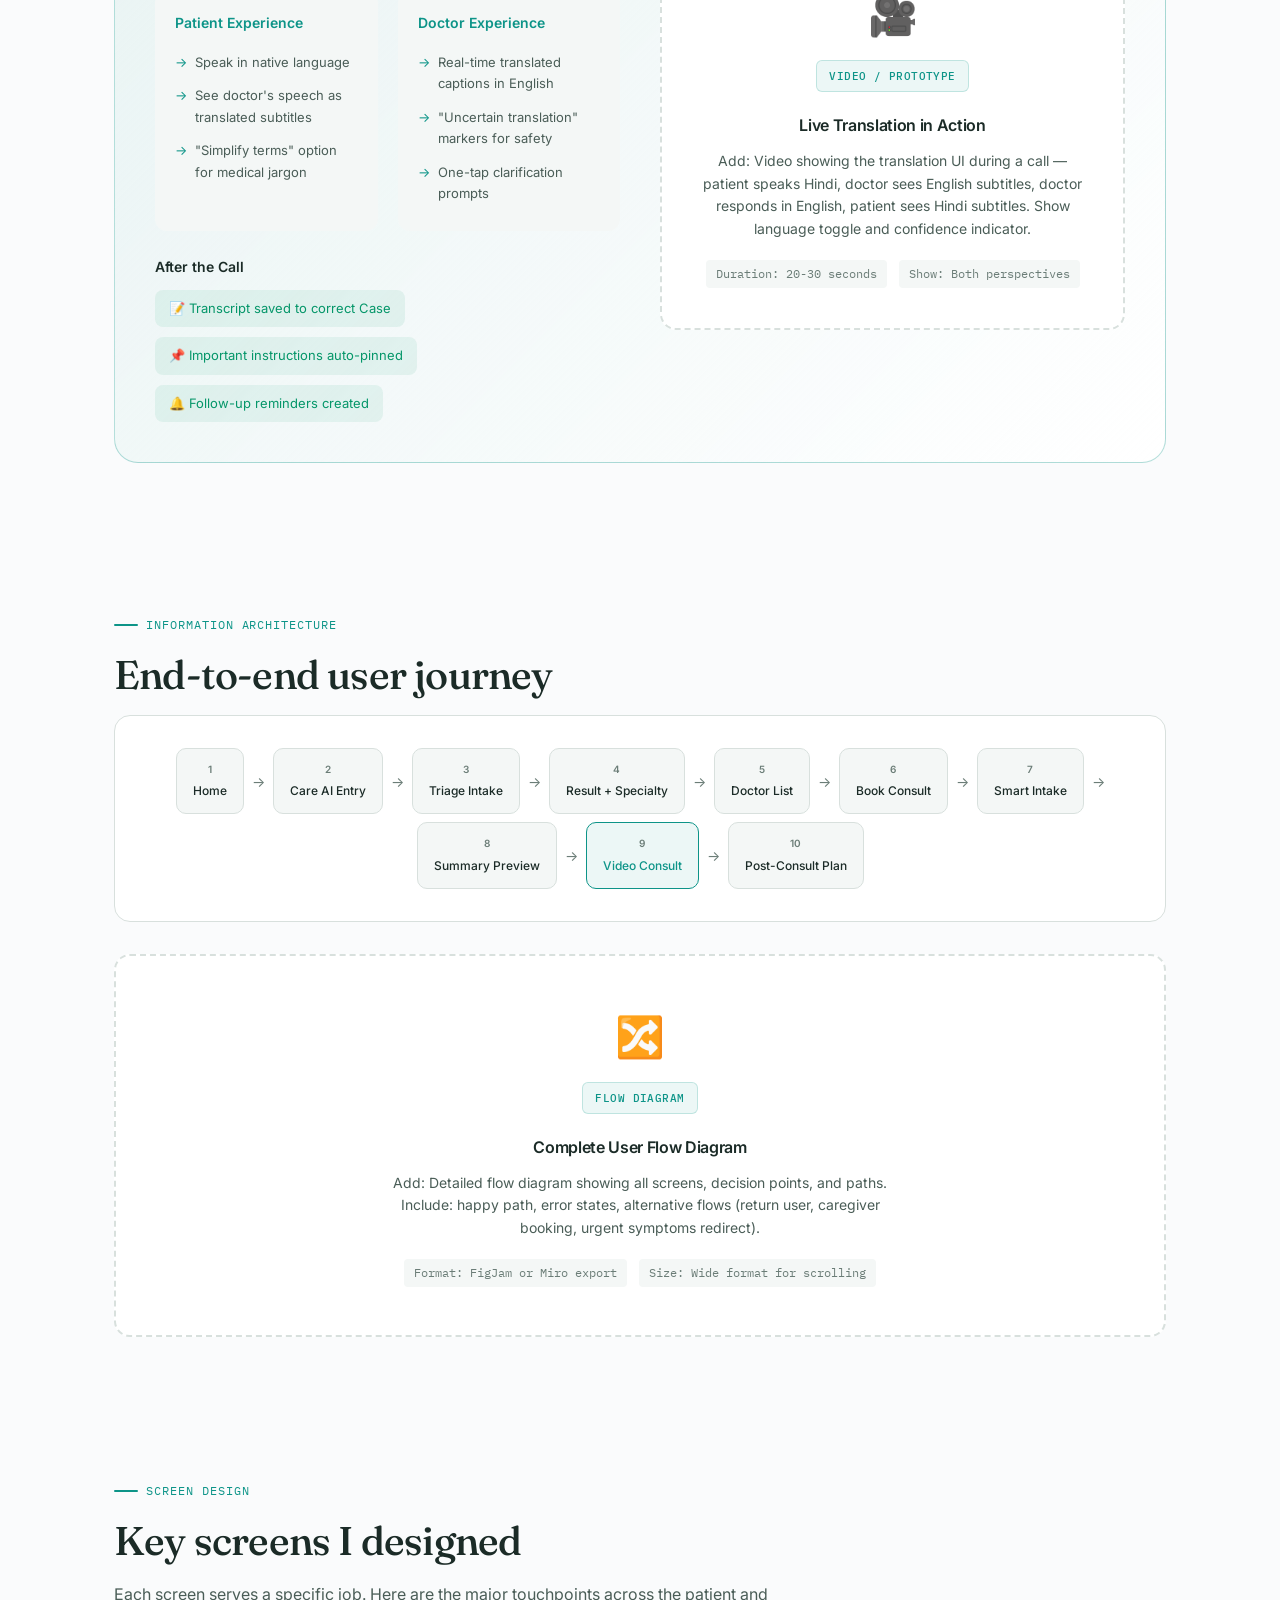
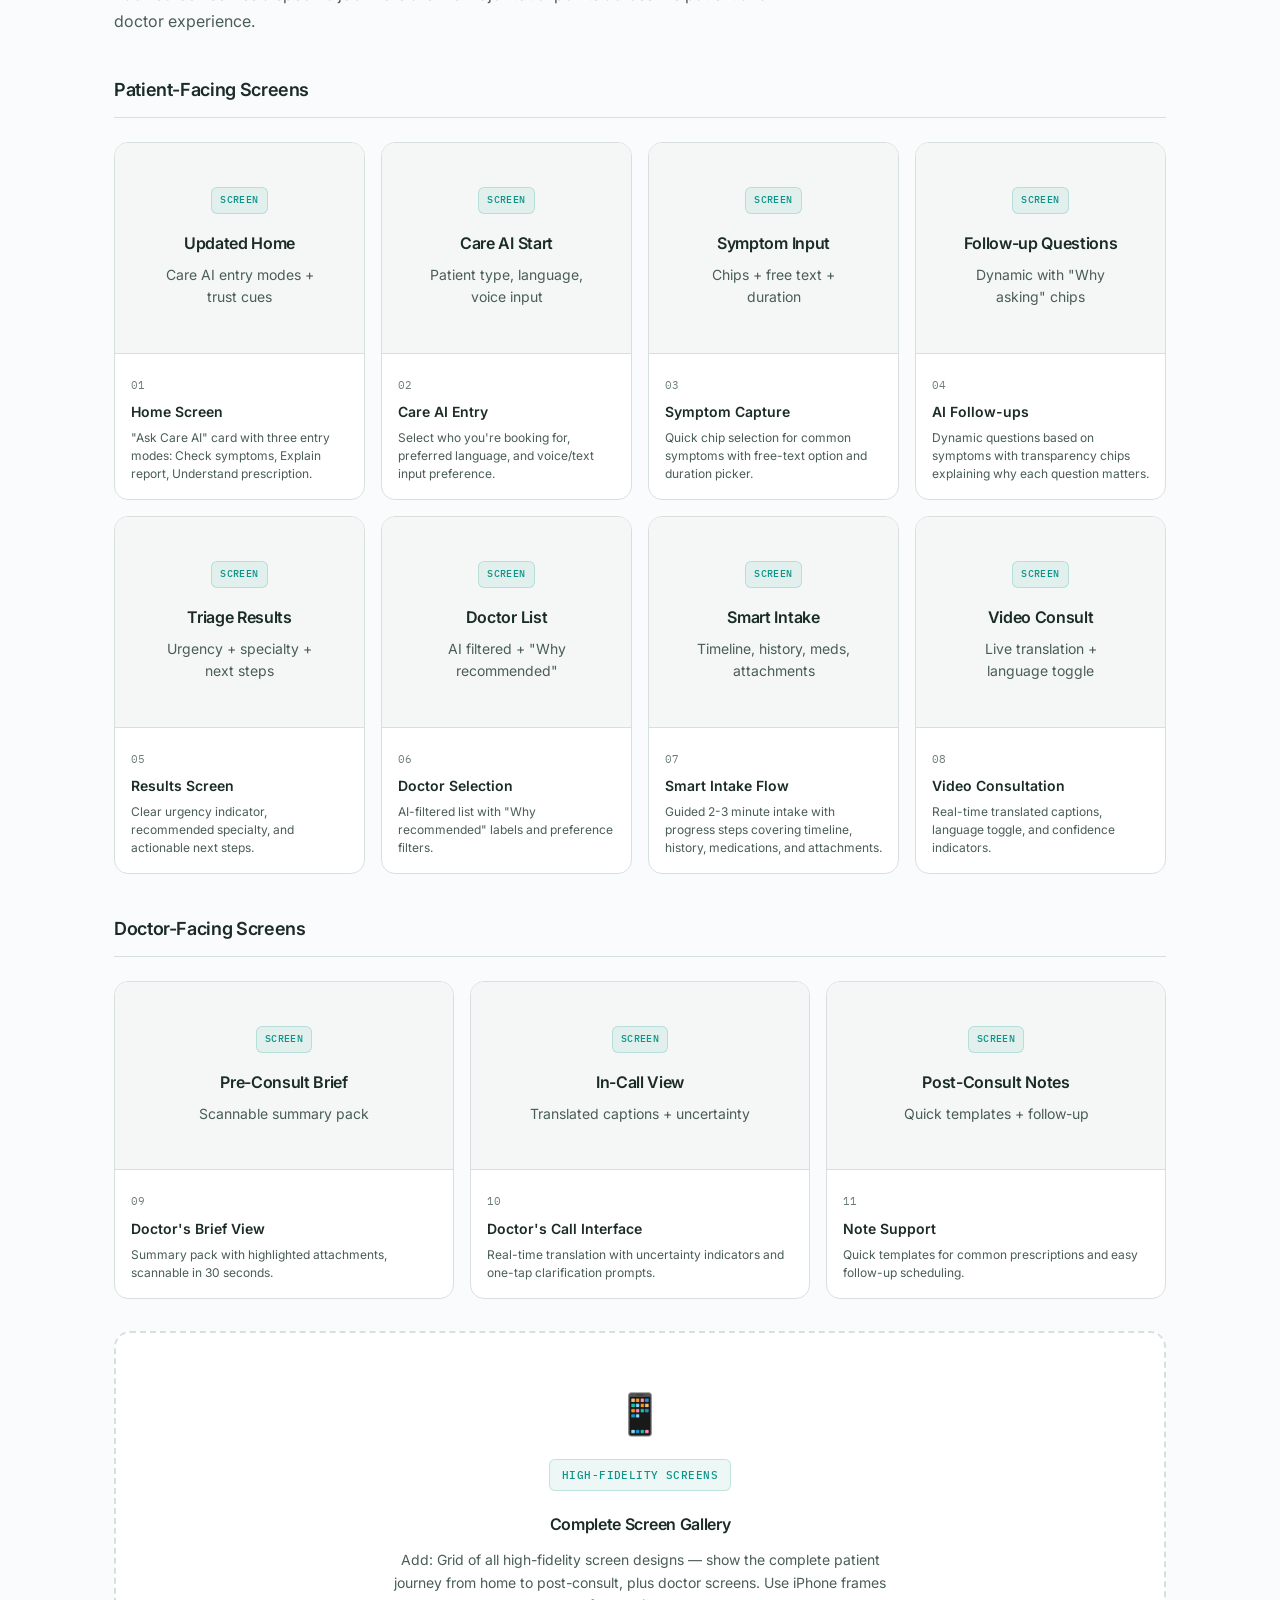
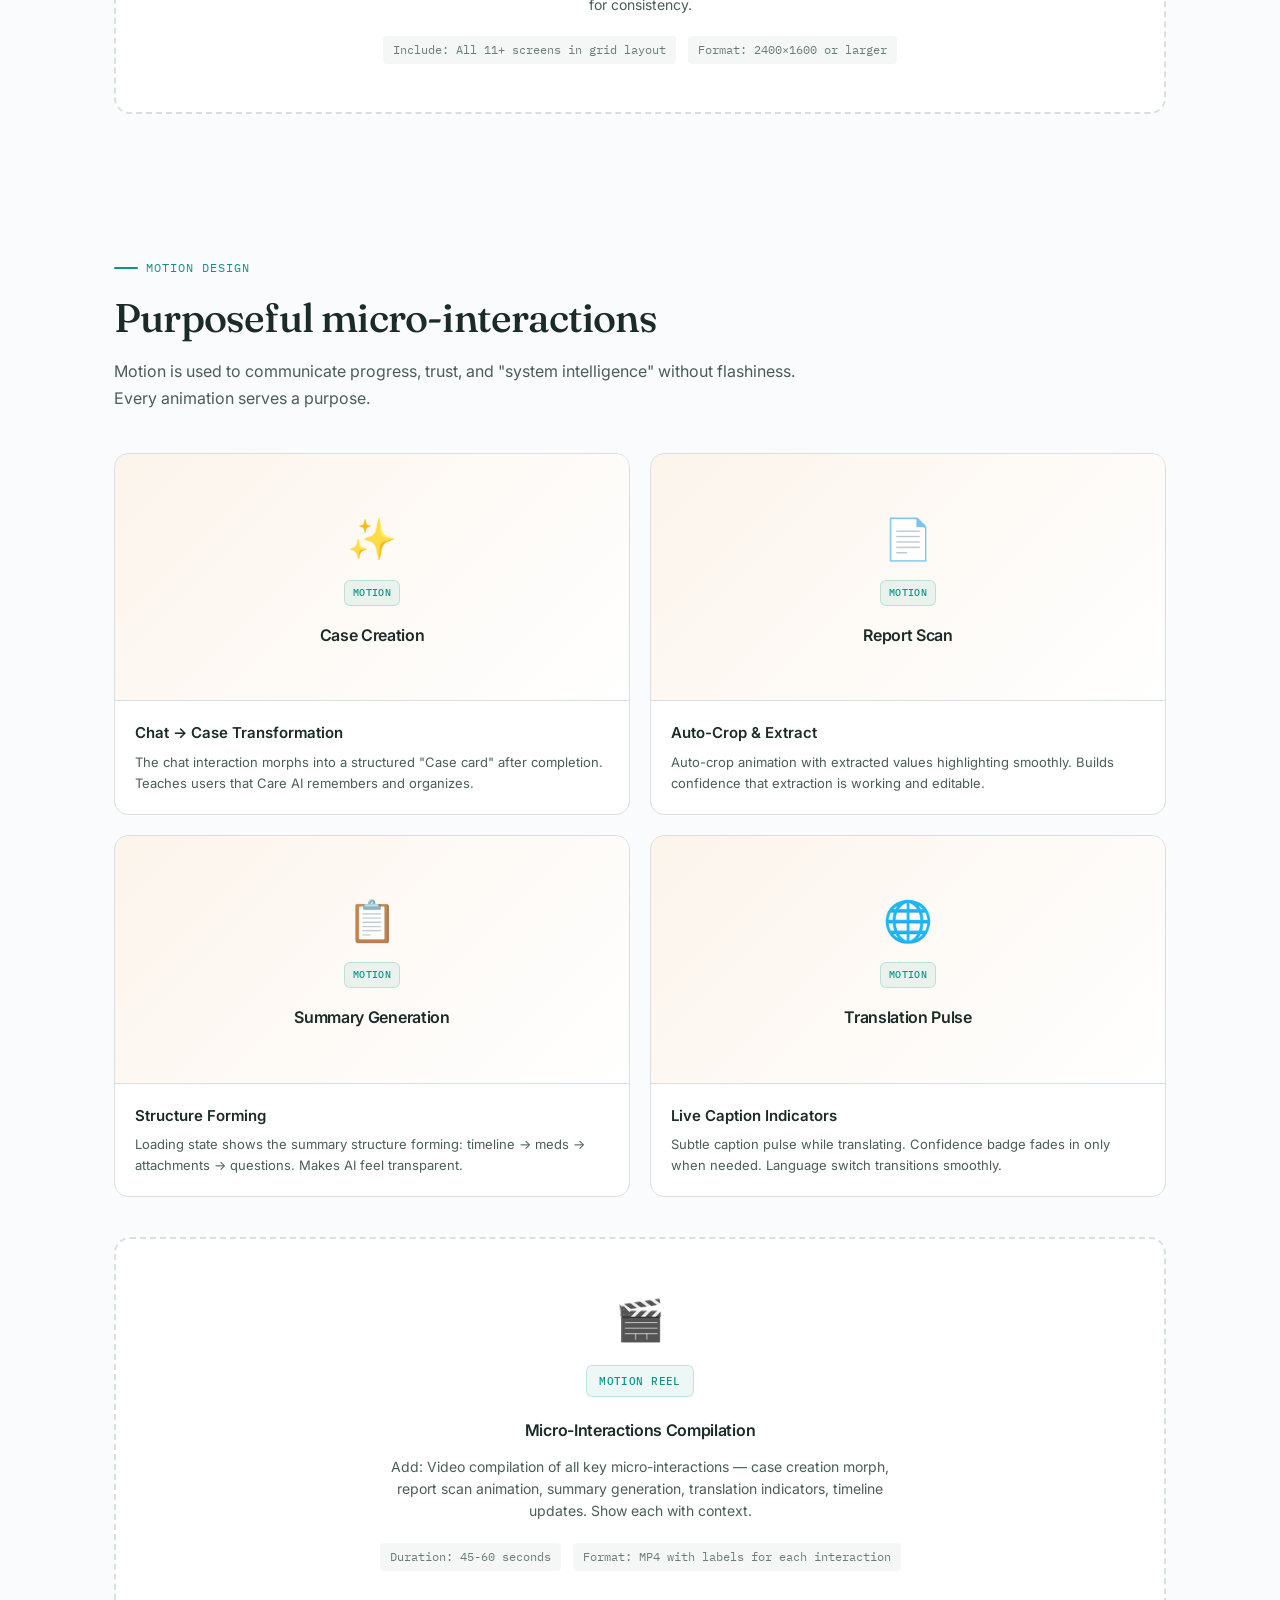
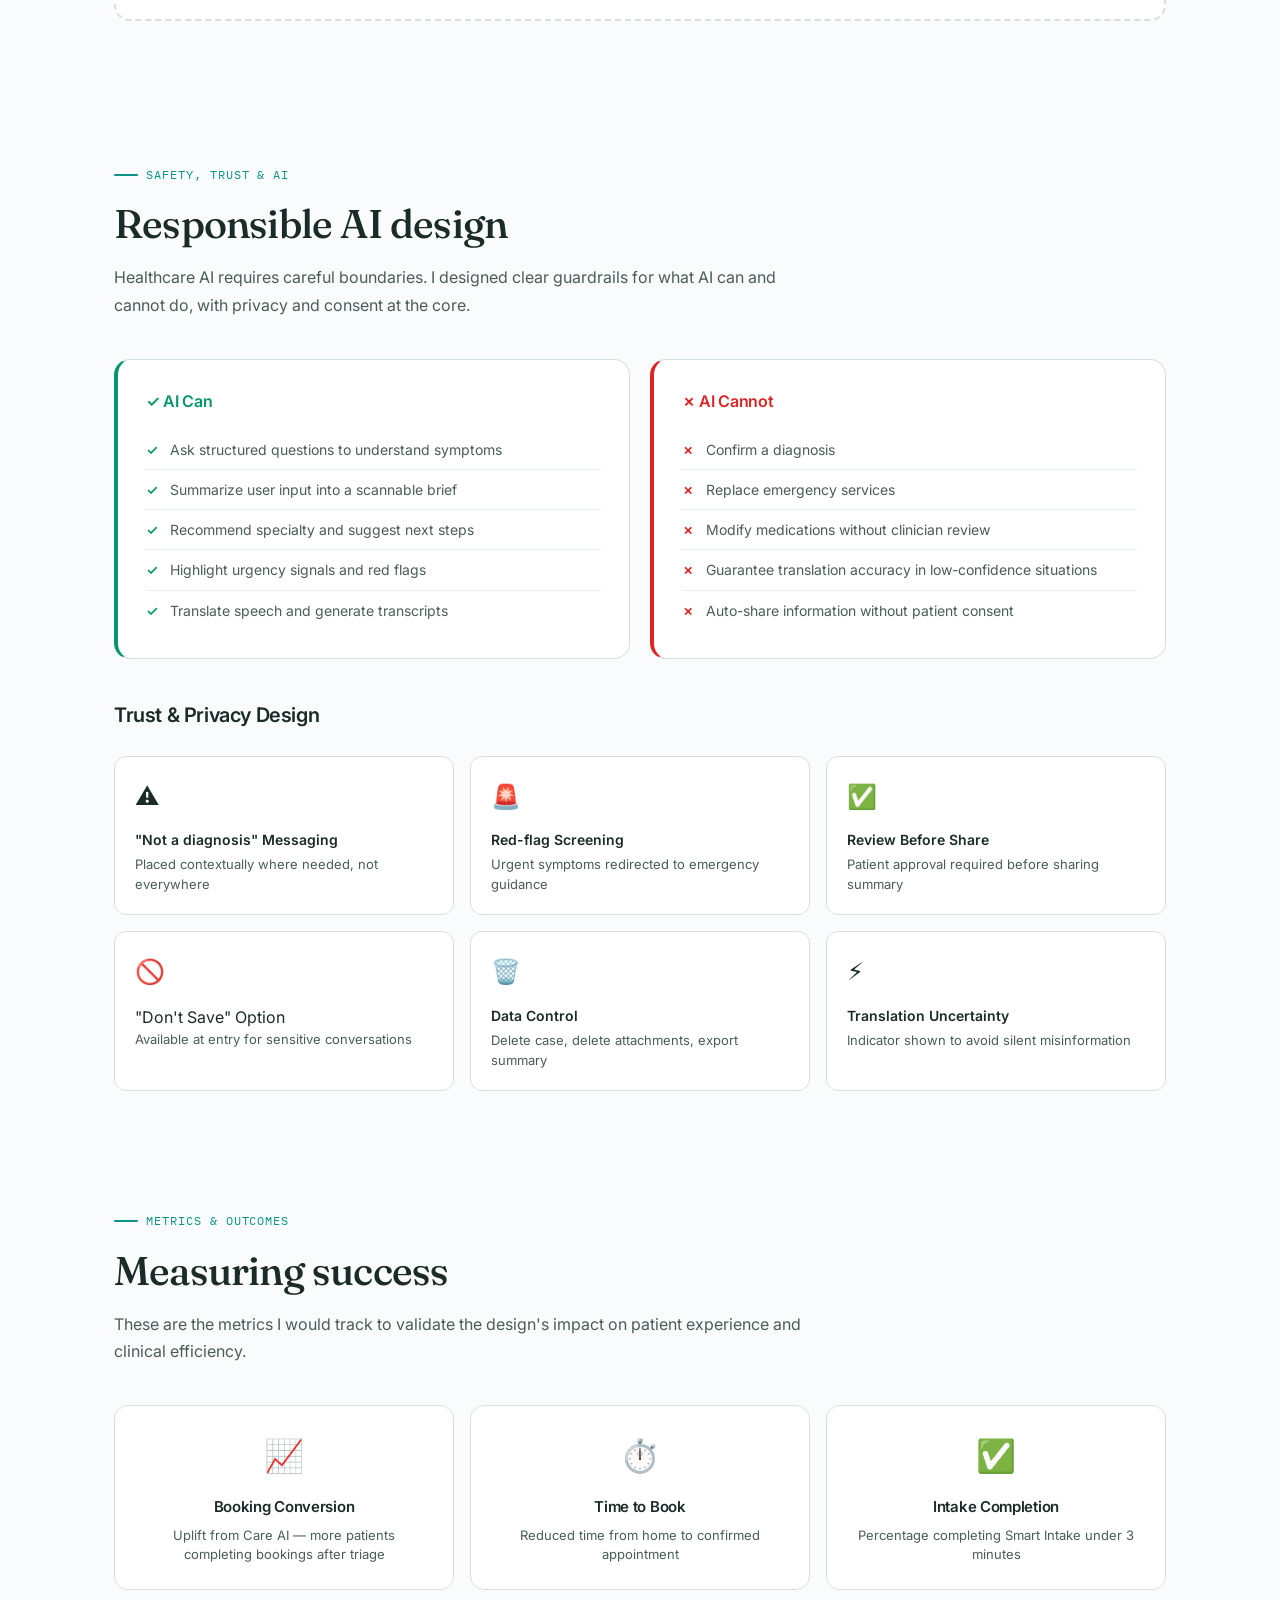
<file: projects/practo.html>
<!DOCTYPE html>
<html lang="en">
<head>
  <meta charset="UTF-8">
  <meta name="viewport" content="width=device-width, initial-scale=1.0">
  <title>Practo Care AI — Healthcare UX Case Study | Ajith Alphonse</title>
  <link rel="preconnect" href="https://fonts.googleapis.com">
  <link rel="preconnect" href="https://fonts.gstatic.com" crossorigin>
  <link href="https://fonts.googleapis.com/css2?family=Fraunces:ital,opsz,wght@0,9..144,400;0,9..144,500;0,9..144,600;1,9..144,400&family=Inter:wght@300;400;500;600&family=IBM+Plex+Mono:wght@400;500&display=swap" rel="stylesheet">
  <link rel="stylesheet" href="practo.css">
</head>
<body>

  <!-- Floating Side Navigation -->
  <aside class="side-nav" id="sideNav">
    <div class="side-nav-inner">
      <a href="#hero" class="side-nav-item active" data-section="hero">Overview</a>
      <a href="#context" class="side-nav-item" data-section="context">Context</a>
      <a href="#problem" class="side-nav-item" data-section="problem">Problem</a>
      <a href="#research" class="side-nav-item" data-section="research">Research</a>
      <a href="#solution" class="side-nav-item" data-section="solution">Solution</a>
      <a href="#pillars" class="side-nav-item" data-section="pillars">4 Pillars</a>
      <a href="#screens" class="side-nav-item" data-section="screens">Key Screens</a>
      <a href="#motion" class="side-nav-item" data-section="motion">Motion</a>
      <a href="#safety" class="side-nav-item" data-section="safety">Safety & AI</a>
      <a href="#metrics" class="side-nav-item" data-section="metrics">Metrics</a>
      <a href="#learnings" class="side-nav-item" data-section="learnings">Learnings</a>
    </div>
  </aside>

  <!-- Navigation -->
  <nav>
    <div class="inner">
      <div class="nav-brand">
        <a href="../index.html" class="back-link" aria-label="Back to portfolio"><span class="back-link__arrow" aria-hidden="true">←</span><span class="back-link__text">Back to Portfolio</span></a>
      </div>
      <div class="nav-links">
        <a href="#problem" class="nav-link">Problem</a>
        <a href="#solution" class="nav-link">Solution</a>
        <a href="#contact" class="nav-link primary">Contact</a>
      </div>
    </div>
  </nav>

  <div class="container">

    <!-- Hero -->
    <section class="hero" id="hero">
      <div class="hero-badge animate-in">
        <span class="badge-icon">🏥</span>
        <span>Healthcare UX • AI-Powered • Research-Led</span>
      </div>
      
      <h1 class="animate-in delay-1">
        Practo Care AI<br>
        <em>Redesigning Telehealth</em>
      </h1>
      
      <p class="hero-subtitle animate-in delay-2">
        I redesigned Practo's Care AI to reduce telehealth friction by turning chats into structured Health Cases, requesting relevant reports contextually, generating a patient-approved Doctor Summary Pack, and enabling real-time multilingual translation during video consults.
      </p>
      
      <div class="hero-meta animate-in delay-3">
        <div class="meta-card">
          <span class="meta-label">Role</span>
          <span class="meta-value">UIUX Designer (End-to-End)</span>
        </div>
        <div class="meta-card">
          <span class="meta-label">Platform</span>
          <span class="meta-value">Mobile App (iOS & Android)</span>
        </div>
        <div class="meta-card">
          <span class="meta-label">Scope</span>
          <span class="meta-value">Research → Design → Handoff</span>
        </div>
        <div class="meta-card">
          <span class="meta-label">Focus</span>
          <span class="meta-value">AI, Accessibility, Multilingual</span>
        </div>
      </div>

      <!-- Hero Visual -->
      <div class="hero-visual animate-in delay-4">
        <div class="media-box hero-media">
          <div class="media-content">
            <div class="media-icon">🎬</div>
            <div class="media-tag">Hero Video / Motion</div>
            <h4>Product Overview Animation</h4>
            <p>Add: 15-20 second video showing the complete flow — patient describing symptoms in native language, AI generating structured case, doctor receiving summary pack, video consult with live translation.</p>
            <div class="media-specs">
              <span>Recommended: 1920×1080 MP4</span>
              <span>Duration: 15-20s loop</span>
            </div>
          </div>
        </div>
      </div>
    </section>

    <!-- Impact Stats -->
    <div class="impact-stats">
      <div class="impact-stat">
        <div class="stat-icon">⏱️</div>
        <div class="stat-content">
          <span class="stat-value">&lt;3 min</span>
          <span class="stat-label">Smart Intake Time</span>
        </div>
      </div>
      <div class="impact-stat">
        <div class="stat-icon">📋</div>
        <div class="stat-content">
          <span class="stat-value">30 sec</span>
          <span class="stat-label">Doctor Brief Scan</span>
        </div>
      </div>
      <div class="impact-stat">
        <div class="stat-icon">🌐</div>
        <div class="stat-content">
          <span class="stat-value">22+</span>
          <span class="stat-label">Languages Supported</span>
        </div>
      </div>
      <div class="impact-stat">
        <div class="stat-icon">🔒</div>
        <div class="stat-content">
          <span class="stat-value">100%</span>
          <span class="stat-label">Patient Consent Control</span>
        </div>
      </div>
    </div>

    <!-- Context Section -->
    <section id="context">
      <span class="section-tag">Context</span>
      <h2 class="section-title">Healthcare in India is complex</h2>
      <p class="section-intro">
        Practo is an India-based healthcare platform offering doctor discovery, appointments, and video consultations. In India, healthcare conversations happen across multiple languages and fragmented channels.
      </p>

      <div class="context-grid">
        <div class="context-card highlight">
          <div class="context-icon">🇮🇳</div>
          <h3>The Indian Reality</h3>
          <p>Patients may not know how to describe symptoms clearly, reports are scattered across photos and chats, and video consults can break down when patient and doctor do not share a common language.</p>
        </div>
        <div class="context-card">
          <div class="context-icon">💼</div>
          <h3>My Involvement</h3>
          <p>Volunteer project done remotely. I worked end-to-end as the UIUX designer — from research and IA to prototypes, motion concepts, and handoff-ready specs.</p>
        </div>
      </div>

      <!-- Media Placeholder: Context -->
      <div class="media-box">
        <div class="media-content">
          <div class="media-icon">📊</div>
          <div class="media-tag">Infographic</div>
          <h4>India Healthcare Landscape</h4>
          <p>Add: Visual showing key statistics — number of languages, telehealth adoption rates, common patient pain points, doctor distribution across India.</p>
          <div class="media-specs">
            <span>Format: PNG or SVG</span>
            <span>Size: 1200×600</span>
          </div>
        </div>
      </div>
    </section>

    <!-- Problem Section -->
    <section id="problem">
      <span class="section-tag">The Problem</span>
      <h2 class="section-title">Why telehealth fails — repeatedly</h2>
      <p class="section-intro">
        Through research, I identified three systemic problems that cause telehealth experiences to fail:
      </p>

      <div class="problem-cards">
        <div class="problem-card">
          <div class="problem-number">01</div>
          <div class="problem-icon">🧠</div>
          <h3>Missing or Unstructured Context</h3>
          <p>Patients forget timelines, medications, or key history. Doctors spend the first minutes extracting basics instead of providing care.</p>
          <div class="problem-impact">
            <span class="impact-label">Impact:</span>
            <span>Longer consults, repeated questions, patient frustration</span>
          </div>
        </div>

        <div class="problem-card">
          <div class="problem-number">02</div>
          <div class="problem-icon">📁</div>
          <h3>Fragmented Health Memory</h3>
          <p>Chat-based help is not reusable. Older issues and reports are hard to retrieve and share during a consult. Every visit starts from scratch.</p>
          <div class="problem-impact">
            <span class="impact-label">Impact:</span>
            <span>Lost context, redundant tests, poor continuity of care</span>
          </div>
        </div>

        <div class="problem-card">
          <div class="problem-number">03</div>
          <div class="problem-icon">🗣️</div>
          <h3>Language Mismatch in Consults</h3>
          <p>Many doctors prefer English while many patients prefer regional languages. This creates confusion, longer consults, and poor adherence to care instructions.</p>
          <div class="problem-impact">
            <span class="impact-label">Impact:</span>
            <span>Miscommunication, missed instructions, lower trust</span>
          </div>
        </div>
      </div>

      <!-- Media Placeholder: Problem Visualization -->
      <div class="media-box">
        <div class="media-content">
          <div class="media-icon">🎥</div>
          <div class="media-tag">Video / Animation</div>
          <h4>Problem Scenario Walkthrough</h4>
          <p>Add: Short video showing a frustrated patient struggling to explain symptoms in English, searching through gallery for old reports, and a confused video call where neither party understands clearly.</p>
          <div class="media-specs">
            <span>Duration: 30-45 seconds</span>
            <span>Style: Motion graphics or screen recording</span>
          </div>
        </div>
      </div>
    </section>

    <!-- Research Section -->
    <section id="research">
      <span class="section-tag">Research & Discovery</span>
      <h2 class="section-title">Understanding the friction points</h2>
      <p class="section-intro">
        I conducted competitive analysis, user interviews, and workflow mapping to uncover where experiences break down.
      </p>

      <!-- Key Insights -->
      <div class="insights-grid">
        <div class="insight-card">
          <div class="insight-icon">💬</div>
          <h4>Users want help describing symptoms</h4>
          <p>But they don't want long forms. Quick, guided input with smart suggestions works best.</p>
        </div>
        <div class="insight-card">
          <div class="insight-icon">📷</div>
          <h4>Reports live as photos</h4>
          <p>People keep reports as photos and rarely label them. Retrieval is painful.</p>
        </div>
        <div class="insight-card">
          <div class="insight-icon">📝</div>
          <h4>Chat ≠ Health History</h4>
          <p>Raw conversation history is not the same as structured, reusable health records.</p>
        </div>
        <div class="insight-card">
          <div class="insight-icon">⚡</div>
          <h4>Doctors want brevity</h4>
          <p>A short brief, not a long narrative. Scannable in 30 seconds or less.</p>
        </div>
        <div class="insight-card">
          <div class="insight-icon">🔄</div>
          <h4>Repeated clarifications</h4>
          <p>Language mismatch causes the same question to be asked multiple times.</p>
        </div>
        <div class="insight-card">
          <div class="insight-icon">🤝</div>
          <h4>Transparency builds trust</h4>
          <p>Trust improves when the system explains why it's asking questions and what will be shared.</p>
        </div>
      </div>

      <!-- Research Artifacts -->
      <div class="research-artifacts">
        <h3>Research Artifacts</h3>
        
        <!-- Persona -->
        <div class="media-box">
          <div class="media-content">
            <div class="media-icon">👤</div>
            <div class="media-tag">User Persona</div>
            <h4>Primary Persona: The Anxious Patient</h4>
            <p>Add: Detailed persona card showing demographics, goals, frustrations, tech comfort level, language preferences, and a quote capturing their mindset.</p>
            <div class="media-specs">
              <span>Include: Photo, demographics, pain points</span>
              <span>Format: 1200×800 PNG</span>
            </div>
          </div>
        </div>

        <!-- Journey Map -->
        <div class="media-box wide">
          <div class="media-content">
            <div class="media-icon">🗺️</div>
            <div class="media-tag">Journey Map</div>
            <h4>Current vs. Improved Patient Journey</h4>
            <p>Add: Side-by-side journey map showing the current fragmented experience (high friction) vs. the redesigned Care AI flow (streamlined). Include emotional states, pain points, and opportunities at each stage.</p>
            <div class="media-specs">
              <span>Stages: Discovery → Symptoms → Booking → Intake → Consult → Follow-up</span>
              <span>Format: Wide infographic 2400×900</span>
            </div>
          </div>
        </div>

        <!-- Competitive Analysis -->
        <div class="media-box">
          <div class="media-content">
            <div class="media-icon">📊</div>
            <div class="media-tag">Competitive Analysis</div>
            <h4>Telehealth App Comparison</h4>
            <p>Add: Matrix comparing Practo vs competitors (Tata Health, MFine, Apollo 24|7) across key features: AI triage, multilingual support, health history, report handling, doctor briefs.</p>
            <div class="media-specs">
              <span>Format: Comparison table or matrix</span>
              <span>Highlight: Gaps and opportunities</span>
            </div>
          </div>
        </div>
      </div>

      <!-- Target Users -->
      <div class="users-section">
        <h3>Target Users</h3>
        <div class="users-grid">
          <div class="user-card primary">
            <div class="user-badge">Primary</div>
            <h4>Patients</h4>
            <p>Booking video consults who struggle to explain symptoms, organize reports, or speak English fluently.</p>
          </div>
          <div class="user-card primary">
            <div class="user-badge">Primary</div>
            <h4>Caregivers</h4>
            <p>Booking appointments for elderly parents or family members who aren't tech-savvy.</p>
          </div>
          <div class="user-card secondary">
            <div class="user-badge">Secondary</div>
            <h4>Doctors</h4>
            <p>Need fast, accurate context before and during consults to provide better care.</p>
          </div>
          <div class="user-card secondary">
            <div class="user-badge">Secondary</div>
            <h4>Support Staff</h4>
            <p>Handling follow-ups, refunds, and escalations with complete context.</p>
          </div>
        </div>
      </div>
    </section>

    <!-- Solution Overview -->
    <section id="solution">
      <span class="section-tag">The Solution</span>
      <h2 class="section-title">Care AI: A connected system</h2>
      <p class="section-intro">
        I redesigned Care AI into a longitudinal care system with four interconnected pillars that address each problem systematically.
      </p>

      <!-- Solution Diagram -->
      <div class="media-box wide">
        <div class="media-content">
          <div class="media-icon">🔄</div>
          <div class="media-tag">System Architecture</div>
          <h4>Care AI System Overview</h4>
          <p>Add: Visual diagram showing how the 4 pillars connect — Health History feeds into Smart Reports, which feeds into Doctor Summary, which connects to Live Translation. Show the circular, connected nature of the system.</p>
          <div class="media-specs">
            <span>Style: Clean system diagram</span>
            <span>Format: SVG or PNG 1600×800</span>
          </div>
        </div>
      </div>

      <!-- Goal Statement -->
      <div class="goal-banner">
        <h3>Design Goal</h3>
        <p>Create an AI-powered care flow that helps patients communicate faster, converts chats into reusable health records, generates doctor-ready briefs, and supports India's multilingual reality — all while prioritizing safety, consent, and trust.</p>
      </div>
    </section>

    <!-- Four Pillars -->
    <section id="pillars">
      <span class="section-tag">Core Innovation</span>
      <h2 class="section-title">The Four Pillars of Care AI</h2>
      
      <!-- Pillar 1 -->
      <div class="pillar-block">
        <div class="pillar-header">
          <div class="pillar-number">Pillar 1</div>
          <div class="pillar-title">
            <h3>Health History as Cases</h3>
            <p>Not chat logs — structured, reusable health records</p>
          </div>
        </div>
        
        <div class="pillar-content">
          <div class="pillar-text">
            <p>Instead of raw conversation history, each interaction becomes a structured "Case" that users can return to anytime. This turns Care AI from a one-off chatbot into a <strong>longitudinal care layer</strong>.</p>
            
            <div class="feature-list">
              <div class="feature-item">
                <span class="feature-icon">📌</span>
                <div>
                  <h5>Title & Status</h5>
                  <p>Auto-generated from symptom topic (e.g., "Sore throat", "Migraine")</p>
                </div>
              </div>
              <div class="feature-item">
                <span class="feature-icon">📅</span>
                <div>
                  <h5>Timeline</h5>
                  <p>Onset, progression, triggers — all captured and organized</p>
                </div>
              </div>
              <div class="feature-item">
                <span class="feature-icon">📎</span>
                <div>
                  <h5>Attachments</h5>
                  <p>Reports, prescriptions, scans with labels and extracted values</p>
                </div>
              </div>
              <div class="feature-item">
                <span class="feature-icon">⚡</span>
                <div>
                  <h5>Quick Actions</h5>
                  <p>Continue issue, Share with doctor, Export summary, Delete</p>
                </div>
              </div>
            </div>
          </div>
          
          <div class="pillar-visual">
            <div class="media-box">
              <div class="media-content">
                <div class="media-icon">📱</div>
                <div class="media-tag">UI Screen</div>
                <h4>Health History — Case Cards</h4>
                <p>Add: Screenshot showing the History screen with multiple case cards. Each card shows: title, date, status badge (ongoing/resolved), key tags, and quick action buttons.</p>
                <div class="media-specs">
                  <span>Format: iPhone mockup</span>
                  <span>Show: 3-4 case cards</span>
                </div>
              </div>
            </div>
          </div>
        </div>
      </div>

      <!-- Pillar 2 -->
      <div class="pillar-block">
        <div class="pillar-header">
          <div class="pillar-number">Pillar 2</div>
          <div class="pillar-title">
            <h3>Smart Report Request</h3>
            <p>Context-aware, optional, and never intrusive</p>
          </div>
        </div>
        
        <div class="pillar-content reverse">
          <div class="pillar-visual">
            <div class="media-box">
              <div class="media-content">
                <div class="media-icon">📄</div>
                <div class="media-tag">UI Flow</div>
                <h4>Report Upload Experience</h4>
                <p>Add: Multi-screen flow showing: gentle prompt → upload options (camera/gallery) → auto-crop → label selection → extracted values with "tap to edit".</p>
                <div class="media-specs">
                  <span>Format: Flow of 4-5 screens</span>
                  <span>Show: The complete micro-interaction</span>
                </div>
              </div>
            </div>
          </div>
          
          <div class="pillar-text">
            <p>When users describe symptoms, Care AI detects when evidence would improve clarity and asks <strong>gently</strong> — never forcing uploads.</p>
            
            <div class="prompt-example">
              <span class="prompt-label">AI Prompt Example:</span>
              <p>"If you have a recent report or prescription, you can add it now. It helps me prepare a better summary for your doctor."</p>
            </div>
            
            <div class="report-types">
              <h5>Supported Report Types</h5>
              <div class="report-tags">
                <span class="report-tag">Lab Report</span>
                <span class="report-tag">Prescription</span>
                <span class="report-tag">X-ray / MRI / Scan</span>
                <span class="report-tag">Discharge Summary</span>
                <span class="report-tag">Other</span>
              </div>
            </div>
            
            <div class="design-note">
              <span class="note-icon">💡</span>
              <p>The system keeps the experience lightweight, avoids over-asking, and only prompts when user input suggests a report would be helpful.</p>
            </div>
          </div>
        </div>
      </div>

      <!-- Pillar 3 -->
      <div class="pillar-block">
        <div class="pillar-header">
          <div class="pillar-number">Pillar 3</div>
          <div class="pillar-title">
            <h3>Doctor Summary Pack</h3>
            <p>Patient-approved, scannable in 30 seconds</p>
          </div>
        </div>
        
        <div class="pillar-content">
          <div class="pillar-text">
            <p>Before booking or joining a consult, Care AI generates a <strong>one-page doctor-ready brief</strong>. The user must review, edit, and approve before sharing — nothing is auto-shared.</p>
            
            <div class="summary-structure">
              <h5>Summary Pack Contents</h5>
              <div class="summary-items">
                <div class="summary-item">
                  <span class="item-num">1</span>
                  <span>Chief complaint</span>
                </div>
                <div class="summary-item">
                  <span class="item-num">2</span>
                  <span>Symptom timeline</span>
                </div>
                <div class="summary-item">
                  <span class="item-num">3</span>
                  <span>Relevant history (conditions, allergies)</span>
                </div>
                <div class="summary-item">
                  <span class="item-num">4</span>
                  <span>Current medications</span>
                </div>
                <div class="summary-item">
                  <span class="item-num">5</span>
                  <span>Attachments with extracted highlights</span>
                </div>
                <div class="summary-item">
                  <span class="item-num">6</span>
                  <span>Patient's top 3 questions</span>
                </div>
                <div class="summary-item">
                  <span class="item-num">7</span>
                  <span>Red-flag screening outcomes</span>
                </div>
              </div>
            </div>
          </div>
          
          <div class="pillar-visual">
            <div class="media-box">
              <div class="media-content">
                <div class="media-icon">📋</div>
                <div class="media-tag">UI Screen</div>
                <h4>Summary Pack Preview</h4>
                <p>Add: Screenshot showing the summary preview screen with all sections visible, edit buttons, and the "Approve & Share" CTA at bottom. Show consent messaging clearly.</p>
                <div class="media-specs">
                  <span>Format: Full-screen mockup</span>
                  <span>Highlight: Edit & Consent controls</span>
                </div>
              </div>
            </div>
          </div>
        </div>
      </div>

      <!-- Pillar 4 -->
      <div class="pillar-block highlight">
        <div class="pillar-header">
          <div class="pillar-number">Pillar 4</div>
          <div class="pillar-title">
            <h3>Real-time Translation</h3>
            <p>Live subtitles + transcripts for video consults</p>
          </div>
        </div>
        
        <div class="pillar-content reverse">
          <div class="pillar-visual">
            <div class="media-box">
              <div class="media-content">
                <div class="media-icon">🎥</div>
                <div class="media-tag">Video / Prototype</div>
                <h4>Live Translation in Action</h4>
                <p>Add: Video showing the translation UI during a call — patient speaks Hindi, doctor sees English subtitles, doctor responds in English, patient sees Hindi subtitles. Show language toggle and confidence indicator.</p>
                <div class="media-specs">
                  <span>Duration: 20-30 seconds</span>
                  <span>Show: Both perspectives</span>
                </div>
              </div>
            </div>
          </div>
          
          <div class="pillar-text">
            <p>To reduce friction in India's multilingual reality, I designed a real-time translation layer for video consultations.</p>
            
            <div class="translation-features">
              <div class="translation-col">
                <h5>Patient Experience</h5>
                <ul>
                  <li>Speak in native language</li>
                  <li>See doctor's speech as translated subtitles</li>
                  <li>"Simplify terms" option for medical jargon</li>
                </ul>
              </div>
              <div class="translation-col">
                <h5>Doctor Experience</h5>
                <ul>
                  <li>Real-time translated captions in English</li>
                  <li>"Uncertain translation" markers for safety</li>
                  <li>One-tap clarification prompts</li>
                </ul>
              </div>
            </div>
            
            <div class="after-call">
              <h5>After the Call</h5>
              <div class="after-call-items">
                <span>📝 Transcript saved to correct Case</span>
                <span>📌 Important instructions auto-pinned</span>
                <span>🔔 Follow-up reminders created</span>
              </div>
            </div>
          </div>
        </div>
      </div>
    </section>

    <!-- Information Architecture -->
    <section id="ia">
      <span class="section-tag">Information Architecture</span>
      <h2 class="section-title">End-to-end user journey</h2>
      
      <div class="ia-flow">
        <div class="ia-step">
          <span class="ia-num">1</span>
          <span class="ia-label">Home</span>
        </div>
        <div class="ia-arrow">→</div>
        <div class="ia-step">
          <span class="ia-num">2</span>
          <span class="ia-label">Care AI Entry</span>
        </div>
        <div class="ia-arrow">→</div>
        <div class="ia-step">
          <span class="ia-num">3</span>
          <span class="ia-label">Triage Intake</span>
        </div>
        <div class="ia-arrow">→</div>
        <div class="ia-step">
          <span class="ia-num">4</span>
          <span class="ia-label">Result + Specialty</span>
        </div>
        <div class="ia-arrow">→</div>
        <div class="ia-step">
          <span class="ia-num">5</span>
          <span class="ia-label">Doctor List</span>
        </div>
        <div class="ia-arrow">→</div>
        <div class="ia-step">
          <span class="ia-num">6</span>
          <span class="ia-label">Book Consult</span>
        </div>
        <div class="ia-arrow">→</div>
        <div class="ia-step">
          <span class="ia-num">7</span>
          <span class="ia-label">Smart Intake</span>
        </div>
        <div class="ia-arrow">→</div>
        <div class="ia-step">
          <span class="ia-num">8</span>
          <span class="ia-label">Summary Preview</span>
        </div>
        <div class="ia-arrow">→</div>
        <div class="ia-step highlight">
          <span class="ia-num">9</span>
          <span class="ia-label">Video Consult</span>
        </div>
        <div class="ia-arrow">→</div>
        <div class="ia-step">
          <span class="ia-num">10</span>
          <span class="ia-label">Post-Consult Plan</span>
        </div>
      </div>

      <!-- IA Diagram -->
      <div class="media-box wide">
        <div class="media-content">
          <div class="media-icon">🔀</div>
          <div class="media-tag">Flow Diagram</div>
          <h4>Complete User Flow Diagram</h4>
          <p>Add: Detailed flow diagram showing all screens, decision points, and paths. Include: happy path, error states, alternative flows (return user, caregiver booking, urgent symptoms redirect).</p>
          <div class="media-specs">
            <span>Format: FigJam or Miro export</span>
            <span>Size: Wide format for scrolling</span>
          </div>
        </div>
      </div>
    </section>

    <!-- Key Screens -->
    <section id="screens">
      <span class="section-tag">Screen Design</span>
      <h2 class="section-title">Key screens I designed</h2>
      <p class="section-intro">
        Each screen serves a specific job. Here are the major touchpoints across the patient and doctor experience.
      </p>

      <!-- Patient Screens -->
      <h3 class="screens-category">Patient-Facing Screens</h3>
      
      <div class="screens-grid">
        <div class="screen-card">
          <div class="media-box screen-media">
            <div class="media-content compact">
              <div class="media-tag small">Screen</div>
              <h4>Updated Home</h4>
              <p>Care AI entry modes + trust cues</p>
            </div>
          </div>
          <div class="screen-info">
            <span class="screen-num">01</span>
            <h5>Home Screen</h5>
            <p>"Ask Care AI" card with three entry modes: Check symptoms, Explain report, Understand prescription.</p>
          </div>
        </div>

        <div class="screen-card">
          <div class="media-box screen-media">
            <div class="media-content compact">
              <div class="media-tag small">Screen</div>
              <h4>Care AI Start</h4>
              <p>Patient type, language, voice input</p>
            </div>
          </div>
          <div class="screen-info">
            <span class="screen-num">02</span>
            <h5>Care AI Entry</h5>
            <p>Select who you're booking for, preferred language, and voice/text input preference.</p>
          </div>
        </div>

        <div class="screen-card">
          <div class="media-box screen-media">
            <div class="media-content compact">
              <div class="media-tag small">Screen</div>
              <h4>Symptom Input</h4>
              <p>Chips + free text + duration</p>
            </div>
          </div>
          <div class="screen-info">
            <span class="screen-num">03</span>
            <h5>Symptom Capture</h5>
            <p>Quick chip selection for common symptoms with free-text option and duration picker.</p>
          </div>
        </div>

        <div class="screen-card">
          <div class="media-box screen-media">
            <div class="media-content compact">
              <div class="media-tag small">Screen</div>
              <h4>Follow-up Questions</h4>
              <p>Dynamic with "Why asking" chips</p>
            </div>
          </div>
          <div class="screen-info">
            <span class="screen-num">04</span>
            <h5>AI Follow-ups</h5>
            <p>Dynamic questions based on symptoms with transparency chips explaining why each question matters.</p>
          </div>
        </div>

        <div class="screen-card">
          <div class="media-box screen-media">
            <div class="media-content compact">
              <div class="media-tag small">Screen</div>
              <h4>Triage Results</h4>
              <p>Urgency + specialty + next steps</p>
            </div>
          </div>
          <div class="screen-info">
            <span class="screen-num">05</span>
            <h5>Results Screen</h5>
            <p>Clear urgency indicator, recommended specialty, and actionable next steps.</p>
          </div>
        </div>

        <div class="screen-card">
          <div class="media-box screen-media">
            <div class="media-content compact">
              <div class="media-tag small">Screen</div>
              <h4>Doctor List</h4>
              <p>AI filtered + "Why recommended"</p>
            </div>
          </div>
          <div class="screen-info">
            <span class="screen-num">06</span>
            <h5>Doctor Selection</h5>
            <p>AI-filtered list with "Why recommended" labels and preference filters.</p>
          </div>
        </div>

        <div class="screen-card">
          <div class="media-box screen-media">
            <div class="media-content compact">
              <div class="media-tag small">Screen</div>
              <h4>Smart Intake</h4>
              <p>Timeline, history, meds, attachments</p>
            </div>
          </div>
          <div class="screen-info">
            <span class="screen-num">07</span>
            <h5>Smart Intake Flow</h5>
            <p>Guided 2-3 minute intake with progress steps covering timeline, history, medications, and attachments.</p>
          </div>
        </div>

        <div class="screen-card">
          <div class="media-box screen-media">
            <div class="media-content compact">
              <div class="media-tag small">Screen</div>
              <h4>Video Consult</h4>
              <p>Live translation + language toggle</p>
            </div>
          </div>
          <div class="screen-info">
            <span class="screen-num">08</span>
            <h5>Video Consultation</h5>
            <p>Real-time translated captions, language toggle, and confidence indicators.</p>
          </div>
        </div>
      </div>

      <!-- Doctor Screens -->
      <h3 class="screens-category">Doctor-Facing Screens</h3>
      
      <div class="screens-grid cols-3">
        <div class="screen-card">
          <div class="media-box screen-media">
            <div class="media-content compact">
              <div class="media-tag small">Screen</div>
              <h4>Pre-Consult Brief</h4>
              <p>Scannable summary pack</p>
            </div>
          </div>
          <div class="screen-info">
            <span class="screen-num">09</span>
            <h5>Doctor's Brief View</h5>
            <p>Summary pack with highlighted attachments, scannable in 30 seconds.</p>
          </div>
        </div>

        <div class="screen-card">
          <div class="media-box screen-media">
            <div class="media-content compact">
              <div class="media-tag small">Screen</div>
              <h4>In-Call View</h4>
              <p>Translated captions + uncertainty</p>
            </div>
          </div>
          <div class="screen-info">
            <span class="screen-num">10</span>
            <h5>Doctor's Call Interface</h5>
            <p>Real-time translation with uncertainty indicators and one-tap clarification prompts.</p>
          </div>
        </div>

        <div class="screen-card">
          <div class="media-box screen-media">
            <div class="media-content compact">
              <div class="media-tag small">Screen</div>
              <h4>Post-Consult Notes</h4>
              <p>Quick templates + follow-up</p>
            </div>
          </div>
          <div class="screen-info">
            <span class="screen-num">11</span>
            <h5>Note Support</h5>
            <p>Quick templates for common prescriptions and easy follow-up scheduling.</p>
          </div>
        </div>
      </div>

      <!-- Full Screen Showcase -->
      <div class="media-box wide">
        <div class="media-content">
          <div class="media-icon">📱</div>
          <div class="media-tag">High-Fidelity Screens</div>
          <h4>Complete Screen Gallery</h4>
          <p>Add: Grid of all high-fidelity screen designs — show the complete patient journey from home to post-consult, plus doctor screens. Use iPhone frames for consistency.</p>
          <div class="media-specs">
            <span>Include: All 11+ screens in grid layout</span>
            <span>Format: 2400×1600 or larger</span>
          </div>
        </div>
      </div>
    </section>

    <!-- Motion Design -->
    <section id="motion">
      <span class="section-tag">Motion Design</span>
      <h2 class="section-title">Purposeful micro-interactions</h2>
      <p class="section-intro">
        Motion is used to communicate progress, trust, and "system intelligence" without flashiness. Every animation serves a purpose.
      </p>

      <div class="motion-grid">
        <div class="motion-card">
          <div class="media-box motion-media">
            <div class="media-content compact">
              <div class="media-icon">✨</div>
              <div class="media-tag small">Motion</div>
              <h4>Case Creation</h4>
            </div>
          </div>
          <div class="motion-info">
            <h5>Chat → Case Transformation</h5>
            <p>The chat interaction morphs into a structured "Case card" after completion. Teaches users that Care AI remembers and organizes.</p>
          </div>
        </div>

        <div class="motion-card">
          <div class="media-box motion-media">
            <div class="media-content compact">
              <div class="media-icon">📄</div>
              <div class="media-tag small">Motion</div>
              <h4>Report Scan</h4>
            </div>
          </div>
          <div class="motion-info">
            <h5>Auto-Crop & Extract</h5>
            <p>Auto-crop animation with extracted values highlighting smoothly. Builds confidence that extraction is working and editable.</p>
          </div>
        </div>

        <div class="motion-card">
          <div class="media-box motion-media">
            <div class="media-content compact">
              <div class="media-icon">📋</div>
              <div class="media-tag small">Motion</div>
              <h4>Summary Generation</h4>
            </div>
          </div>
          <div class="motion-info">
            <h5>Structure Forming</h5>
            <p>Loading state shows the summary structure forming: timeline → meds → attachments → questions. Makes AI feel transparent.</p>
          </div>
        </div>

        <div class="motion-card">
          <div class="media-box motion-media">
            <div class="media-content compact">
              <div class="media-icon">🌐</div>
              <div class="media-tag small">Motion</div>
              <h4>Translation Pulse</h4>
            </div>
          </div>
          <div class="motion-info">
            <h5>Live Caption Indicators</h5>
            <p>Subtle caption pulse while translating. Confidence badge fades in only when needed. Language switch transitions smoothly.</p>
          </div>
        </div>
      </div>

      <!-- Motion Showcase -->
      <div class="media-box wide">
        <div class="media-content">
          <div class="media-icon">🎬</div>
          <div class="media-tag">Motion Reel</div>
          <h4>Micro-Interactions Compilation</h4>
          <p>Add: Video compilation of all key micro-interactions — case creation morph, report scan animation, summary generation, translation indicators, timeline updates. Show each with context.</p>
          <div class="media-specs">
            <span>Duration: 45-60 seconds</span>
            <span>Format: MP4 with labels for each interaction</span>
          </div>
        </div>
      </div>
    </section>

    <!-- Safety & AI Section -->
    <section id="safety">
      <span class="section-tag">Safety, Trust & AI</span>
      <h2 class="section-title">Responsible AI design</h2>
      <p class="section-intro">
        Healthcare AI requires careful boundaries. I designed clear guardrails for what AI can and cannot do, with privacy and consent at the core.
      </p>

      <div class="safety-grid">
        <!-- AI Can -->
        <div class="ai-boundary can">
          <h3>✓ AI Can</h3>
          <ul>
            <li>Ask structured questions to understand symptoms</li>
            <li>Summarize user input into a scannable brief</li>
            <li>Recommend specialty and suggest next steps</li>
            <li>Highlight urgency signals and red flags</li>
            <li>Translate speech and generate transcripts</li>
          </ul>
        </div>

        <!-- AI Cannot -->
        <div class="ai-boundary cannot">
          <h3>✗ AI Cannot</h3>
          <ul>
            <li>Confirm a diagnosis</li>
            <li>Replace emergency services</li>
            <li>Modify medications without clinician review</li>
            <li>Guarantee translation accuracy in low-confidence situations</li>
            <li>Auto-share information without patient consent</li>
          </ul>
        </div>
      </div>

      <!-- Trust Features -->
      <div class="trust-features">
        <h3>Trust & Privacy Design</h3>
        <div class="trust-grid">
          <div class="trust-item">
            <span class="trust-icon">⚠️</span>
            <h5>"Not a diagnosis" Messaging</h5>
            <p>Placed contextually where needed, not everywhere</p>
          </div>
          <div class="trust-item">
            <span class="trust-icon">🚨</span>
            <h5>Red-flag Screening</h5>
            <p>Urgent symptoms redirected to emergency guidance</p>
          </div>
          <div class="trust-item">
            <span class="trust-icon">✅</span>
            <h5>Review Before Share</h5>
            <p>Patient approval required before sharing summary</p>
          </div>
          <div class="trust-item">
            <span class="trust-icon">🚫</span>
            <h5">"Don't Save" Option</h5>
            <p>Available at entry for sensitive conversations</p>
          </div>
          <div class="trust-item">
            <span class="trust-icon">🗑️</span>
            <h5>Data Control</h5>
            <p>Delete case, delete attachments, export summary</p>
          </div>
          <div class="trust-item">
            <span class="trust-icon">⚡</span>
            <h5>Translation Uncertainty</h5>
            <p>Indicator shown to avoid silent misinformation</p>
          </div>
        </div>
      </div>
    </section>

    <!-- Metrics Section -->
    <section id="metrics">
      <span class="section-tag">Metrics & Outcomes</span>
      <h2 class="section-title">Measuring success</h2>
      <p class="section-intro">
        These are the metrics I would track to validate the design's impact on patient experience and clinical efficiency.
      </p>

      <div class="metrics-grid">
        <div class="metric-card">
          <div class="metric-icon">📈</div>
          <h4>Booking Conversion</h4>
          <p>Uplift from Care AI — more patients completing bookings after triage</p>
        </div>
        <div class="metric-card">
          <div class="metric-icon">⏱️</div>
          <h4>Time to Book</h4>
          <p>Reduced time from home to confirmed appointment</p>
        </div>
        <div class="metric-card">
          <div class="metric-icon">✅</div>
          <h4>Intake Completion</h4>
          <p>Percentage completing Smart Intake under 3 minutes</p>
        </div>
        <div class="metric-card">
          <div class="metric-icon">👨‍⚕️</div>
          <h4>Consult Efficiency</h4>
          <p>Reduced time spent collecting basics during call</p>
        </div>
        <div class="metric-card">
          <div class="metric-icon">🔄</div>
          <h4>Repeat Consults</h4>
          <p>Reduction in follow-ups due to missing context</p>
        </div>
        <div class="metric-card">
          <div class="metric-icon">🌐</div>
          <h4>Language Satisfaction</h4>
          <p>Reduced cancellations due to communication issues</p>
        </div>
      </div>

      <!-- Success Criteria -->
      <div class="success-criteria">
        <h3>Success Criteria</h3>
        <div class="criteria-list">
          <div class="criteria-item">
            <span class="criteria-check">✓</span>
            <p>Users complete intake quickly without feeling burdened</p>
          </div>
          <div class="criteria-item">
            <span class="criteria-check">✓</span>
            <p>Users understand consent and control what gets shared</p>
          </div>
          <div class="criteria-item">
            <span class="criteria-check">✓</span>
            <p>Doctors can read the brief in under 30 seconds</p>
          </div>
          <div class="criteria-item">
            <span class="criteria-check">✓</span>
            <p>Translation UI reduces repeated clarifications</p>
          </div>
        </div>
      </div>
    </section>

    <!-- Learnings Section -->
    <section id="learnings">
      <span class="section-tag">Reflection</span>
      <h2 class="section-title">What I learned</h2>
      <p class="section-intro">
        Designing for healthcare AI taught me about balancing automation with trust, and complexity with clarity.
      </p>

      <div class="learnings-grid">
        <div class="learning-card">
          <span class="learning-num">01</span>
          <h4>Longitudinal > Transactional</h4>
          <p>Converting chats into reusable "Cases" changes the relationship from one-off help to ongoing care partnership.</p>
        </div>
        <div class="learning-card">
          <span class="learning-num">02</span>
          <h4>Context is Clinical Value</h4>
          <p>Structured patient context saves doctors time and improves care quality. Design should capture, not just display.</p>
        </div>
        <div class="learning-card">
          <span class="learning-num">03</span>
          <h4>Multilingual ≠ Translation</h4>
          <p>True multilingual support means designing for language switching, uncertainty, and cultural context — not just word replacement.</p>
        </div>
        <div class="learning-card">
          <span class="learning-num">04</span>
          <h4>Transparency Builds Trust</h4>
          <p>Explaining "why" the AI asks questions and showing confidence levels makes users more comfortable sharing sensitive information.</p>
        </div>
      </div>

      <!-- Deliverables -->
      <div class="deliverables">
        <h3>Deliverables</h3>
        <div class="deliverables-grid">
          <span class="deliverable">Problem framing</span>
          <span class="deliverable">Research insights</span>
          <span class="deliverable">User personas</span>
          <span class="deliverable">Journey maps</span>
          <span class="deliverable">Information architecture</span>
          <span class="deliverable">Wireframes</span>
          <span class="deliverable">High-fidelity UI</span>
          <span class="deliverable">Motion studies</span>
          <span class="deliverable">Clickable prototypes</span>
          <span class="deliverable">Usability findings</span>
          <span class="deliverable">Component library</span>
          <span class="deliverable">Handoff specs</span>
        </div>
      </div>
    </section>

    <!-- Prototype Section -->
    <section id="prototype">
      <span class="section-tag">Interactive Prototype</span>
      <h2 class="section-title">Try the experience</h2>
      
      <div class="media-box wide prototype-embed">
        <div class="media-content">
          <div class="media-icon">▶️</div>
          <div class="media-tag">Figma Prototype</div>
          <h4>Complete Patient Flow</h4>
          <p>Add: Embedded Figma prototype showing the primary flow — Home → Care AI triage → Doctor list → Booking → Smart Intake → Summary preview → Share. Include video consult simulation with translation UI.</p>
          <div class="media-specs">
            <span>Embed: Figma prototype iframe</span>
            <span>Interaction time: 2-3 minutes</span>
          </div>
        </div>
      </div>
    </section>

    <!-- Footer -->
    <footer id="contact">
      <div class="footer-content">
        <div class="footer-text">
          <h4>Interested in this project?</h4>
          <p>I'd love to walk through the research process, design decisions, and how I approached AI boundaries in healthcare.</p>
        </div>
        <div class="footer-cta">
          <a href="../index.html" class="footer-btn footer-btn-back" aria-label="Back to portfolio"><span class="footer-btn-back__arrow" aria-hidden="true">←</span><span class="footer-btn-back__text">Back to Portfolio</span></a>
          <a href="mailto:ajithalphonse300@gmail.com" class="footer-btn primary">Get in touch</a>
        </div>
      </div>
    </footer>

  </div>

  <script>
    // Smooth scroll
    document.querySelectorAll('a[href^="#"]').forEach(anchor => {
      anchor.addEventListener('click', function (e) {
        e.preventDefault();
        const target = document.querySelector(this.getAttribute('href'));
        if (target) target.scrollIntoView({ behavior: 'smooth', block: 'start' });
      });
    });

    // Side nav active state
    const sections = document.querySelectorAll('section[id]');
    const navItems = document.querySelectorAll('.side-nav-item');

    const observerOptions = {
      rootMargin: '-20% 0px -80% 0px'
    };

    const observer = new IntersectionObserver((entries) => {
      entries.forEach(entry => {
        if (entry.isIntersecting) {
          navItems.forEach(item => item.classList.remove('active'));
          const activeItem = document.querySelector(`.side-nav-item[href="#${entry.target.id}"]`);
          if (activeItem) activeItem.classList.add('active');
        }
      });
    }, observerOptions);

    sections.forEach(section => observer.observe(section));

    // Animate on scroll
    const animateObserver = new IntersectionObserver((entries) => {
      entries.forEach(entry => {
        if (entry.isIntersecting) {
          entry.target.style.opacity = '1';
          entry.target.style.transform = 'translateY(0)';
        }
      });
    }, { threshold: 0.1 });

    document.querySelectorAll('.problem-card, .insight-card, .pillar-block, .screen-card, .motion-card, .metric-card, .learning-card, .trust-item').forEach(el => {
      el.style.opacity = '0';
      el.style.transform = 'translateY(20px)';
      el.style.transition = 'opacity 0.5s ease, transform 0.5s ease';
      animateObserver.observe(el);
    });
  </script>
</body>
</html>
</file>
<file: projects/netsuite.css>
/* Oracle NetSuite Project - Enterprise Professional Theme */
:root {
  /* Clean Professional Colors - Minimal Enterprise */
  --bg: #FAFBFC;
  --surface: #FFFFFF;
  --surface-raised: #F4F6F8;
  --surface-highlight: #EDF0F4;
  --border: #E1E5EB;
  --border-subtle: #EDF0F4;
  
  /* Text Colors - WCAG AA Compliant */
  --text: #1A1D21;
  --text-secondary: #4A5568;
  --text-muted: #718096;
  
  /* Accent Colors - Professional Navy/Blue */
  --accent: #1E40AF;
  --accent-light: #DBEAFE;
  --accent-soft: rgba(30, 64, 175, 0.06);
  --success: #059669;
  --success-soft: rgba(5, 150, 105, 0.08);
  --warning: #D97706;
  --warning-soft: rgba(217, 119, 6, 0.08);
  --error: #DC2626;
  --error-soft: rgba(220, 38, 38, 0.08);
  
  /* Typography - Serif Display + Sans Body */
  --font-display: 'Fraunces', Georgia, serif;
  --font-body: 'Inter', -apple-system, BlinkMacSystemFont, sans-serif;
  --font-mono: 'IBM Plex Mono', monospace;
  
  /* Animation */
  --ease-out: cubic-bezier(0.16, 1, 0.3, 1);
  
  /* Layout */
  --max-width: 1000px;
  --side-nav-width: 140px;
}

* { box-sizing: border-box; margin: 0; padding: 0; }

html {
  scroll-behavior: smooth;
  font-size: 16px;
}

/* Custom cursor – fine pointer only */
@media (pointer: fine) {
  html, body { cursor: url('../assets/cursor-default.png') 2 2, auto; }
  a, button, .nav-link, .back-link, .side-nav-item, .footer-btn { cursor: url('../assets/cursor-active.png') 2 2, pointer; }
}

body {
  background: var(--bg);
  color: var(--text);
  font-family: var(--font-body);
  line-height: 1.6;
  -webkit-font-smoothing: antialiased;
}

/* Typography */
h1, h2, h3, h4 { 
  font-family: var(--font-display);
  font-weight: 600; 
  letter-spacing: -0.02em; 
  color: var(--text); 
}

a { color: inherit; text-decoration: none; }

/* Layout */
.container {
  max-width: var(--max-width);
  margin: 0 auto;
  padding: 0 36px;
}

/* ===== FLOATING SIDE NAVIGATION ===== */
.side-nav {
  position: fixed;
  right: 24px;
  top: 50%;
  transform: translateY(-50%);
  z-index: 90;
  width: var(--side-nav-width);
}

@media (max-width: 1400px) {
  .side-nav { right: 16px; }
}

@media (max-width: 1280px) {
  .side-nav { display: none; }
}

.side-nav-inner {
  display: flex;
  flex-direction: column;
  gap: 2px;
  padding: 12px;
  background: var(--surface);
  border: 1px solid var(--border);
  border-radius: 12px;
  box-shadow: 0 4px 24px rgba(0,0,0,0.04);
}

.side-nav-item {
  padding: 8px 12px;
  font-size: 12px;
  font-weight: 500;
  color: var(--text-muted);
  border-radius: 6px;
  transition: all 0.2s var(--ease-out);
  text-align: right;
  text-transform: none;
}

.side-nav-item:hover {
  color: var(--text-secondary);
  background: var(--surface-raised);
}

.side-nav-item.active {
  background: var(--accent-soft);
  color: var(--accent);
}

/* ===== NAVIGATION ===== */
nav {
  position: fixed;
  top: 0;
  left: 0;
  right: 0;
  z-index: 100;
  padding: 16px 32px;
  background: rgba(250, 251, 252, 0.92);
  backdrop-filter: blur(12px);
  border-bottom: 1px solid var(--border-subtle);
}

nav .inner {
  max-width: var(--max-width);
  margin: 0 auto;
  display: flex;
  align-items: center;
  justify-content: space-between;
  gap: 20px;
}

.back-link {
  display: inline-flex;
  align-items: center;
  gap: 0.4em;
  font-size: 14px;
  font-weight: 500;
  line-height: 1.25;
  color: var(--text-secondary);
  text-decoration: none;
  transition: color 0.2s;
}

.back-link__arrow {
  font-size: 1.12em;
  line-height: 1;
}

.back-link__text {
  white-space: nowrap;
}

@media (max-width: 768px) {
  .back-link {
    min-width: 40px;
    min-height: 40px;
    justify-content: center;
    margin: -6px 0;
    padding: 0 2px;
    font-size: 22px;
    gap: 0;
  }

  .back-link__text {
    display: none;
  }

  .back-link__arrow {
    font-size: 1em;
  }
}

.back-link:hover {
  color: var(--accent);
}

.nav-links {
  display: flex;
  gap: 8px;
}

.nav-link {
  padding: 8px 16px;
  font-size: 13px;
  font-weight: 500;
  color: var(--text-secondary);
  border: 1px solid transparent;
  border-radius: 8px;
  transition: all 0.2s var(--ease-out);
}

.nav-link:hover {
  color: var(--text);
  background: var(--surface);
  border-color: var(--border);
}

.nav-link.primary {
  background: var(--accent);
  border-color: var(--accent);
  color: white;
}

.nav-link.primary:hover {
  background: #1E3A8A;
}

/* ===== HERO SECTION ===== */
.hero {
  padding: 120px 0 48px;
}

.hero-badge {
  display: inline-flex;
  align-items: center;
  gap: 8px;
  background: var(--surface);
  border: 1px solid var(--border);
  padding: 10px 16px;
  border-radius: 100px;
  font-size: 13px;
  color: var(--text-secondary);
  margin-bottom: 24px;
}

.badge-icon {
  font-size: 16px;
}

.hero h1 {
  font-family: var(--font-display);
  font-size: clamp(40px, 6vw, 56px);
  font-weight: 500;
  line-height: 1.1;
  color: var(--text);
  margin-bottom: 24px;
}

.hero h1 em {
  font-style: italic;
  color: var(--accent);
}

.hero-subtitle {
  font-size: 18px;
  line-height: 1.7;
  color: var(--text-secondary);
  max-width: 720px;
  margin-bottom: 40px;
}

/* Client Info Badges */
.hero-client-info {
  display: flex;
  flex-wrap: wrap;
  gap: 12px;
  margin-bottom: 32px;
}

.client-badge {
  display: flex;
  align-items: center;
  gap: 8px;
  background: var(--surface);
  border: 1px solid var(--border);
  padding: 8px 16px;
  border-radius: 100px;
}

.client-label {
  font-size: 12px;
  font-weight: 500;
  color: var(--text-muted);
  text-transform: uppercase;
  letter-spacing: 0.03em;
}

.client-value {
  font-size: 14px;
  font-weight: 600;
  color: var(--text);
}

.hero-meta {
  display: grid;
  grid-template-columns: repeat(auto-fit, minmax(200px, 1fr));
  gap: 16px;
  margin-bottom: 48px;
}

/* Hero Overview Summary */
.overview-summary {
  margin-top: 24px;
  margin-bottom: 32px;
  background: var(--surface);
  border: 2px solid #22c55e;
  border-radius: 18px;
  padding: 24px 24px 18px;
  box-shadow: 0 0 0 1px rgba(34, 197, 94, 0.08), 0 0 24px rgba(34, 197, 94, 0.18), 0 18px 45px rgba(15, 23, 42, 0.06);
}

.overview-block + .overview-block {
  margin-top: 12px;
}

.overview-block h4 {
  font-size: 13px;
  font-weight: 600;
  text-transform: uppercase;
  letter-spacing: 0.12em;
  color: var(--text-muted);
  margin-bottom: 4px;
}

.overview-block p {
  font-size: 14px;
  line-height: 1.7;
  color: var(--text-secondary);
}

.meta-card {
  background: var(--surface);
  border: 1px solid var(--border);
  border-radius: 12px;
  padding: 20px;
  display: flex;
  flex-direction: column;
  gap: 4px;
}

.meta-label {
  font-size: 12px;
  font-weight: 600;
  text-transform: uppercase;
  letter-spacing: 0.05em;
  color: var(--text-muted);
}

.meta-value {
  font-size: 15px;
  font-weight: 500;
  color: var(--text);
}

/* Hero Visual */
.hero-visual {
  margin-top: 40px;
}

.hero-mockup-image {
  width: 100%;
  height: auto;
  display: block;
  border-radius: 16px;
}

.hero-visual-caption {
  margin-top: 12px;
  font-size: 13px;
  color: var(--text-muted);
  text-align: center;
}
/* Scroll-scrub video previews (NetSuite PDP + problem PDP) */
.scroll-scrub-video {
  max-width: 1140px;
  margin: 0 auto;
  border-radius: 16px;
  overflow: hidden;
}

.scroll-scrub-video-el {
  width: 100%;
  height: 100%;
  display: block;
  border-radius: 16px;
  object-fit: cover;
}

/* Custom scroll cursor for interactive videos (desktop only) */
@media (pointer: fine) {
  .scroll-scrub-video {
    cursor: url('../assets/scroll-cursor.png') 15 15, grab;
  }

  .scroll-scrub-video:active {
    cursor: url('../assets/scroll-cursor.png') 15 15, grabbing;
  }
}

/* ===== MEDIA PLACEHOLDERS ===== */
.media-placeholder,
.visual-placeholder,
.screenshot-placeholder,
.screen-placeholder {
  aspect-ratio: 16/10;
  background: var(--surface-raised);
  border: 2px dashed var(--border);
  border-radius: 12px;
  display: flex;
  flex-direction: column;
  align-items: center;
  justify-content: center;
  gap: 10px;
  text-align: center;
  padding: 32px;
}

.media-placeholder .icon,
.visual-placeholder .icon,
.screenshot-placeholder .icon,
.screen-placeholder .icon {
  width: 48px;
  height: 48px;
  background: var(--accent-soft);
  border-radius: 12px;
  display: flex;
  align-items: center;
  justify-content: center;
  font-size: 20px;
}

.media-placeholder .tag,
.visual-placeholder .tag,
.screenshot-placeholder .tag,
.screen-placeholder .tag {
  display: inline-flex;
  padding: 4px 10px;
  background: var(--accent-soft);
  border-radius: 4px;
  font-size: 10px;
  font-family: var(--font-mono);
  color: var(--accent);
  text-transform: uppercase;
  letter-spacing: 0.05em;
  font-weight: 500;
}

.media-placeholder .title,
.visual-placeholder .title,
.screenshot-placeholder .title,
.screen-placeholder .title {
  font-size: 14px;
  font-weight: 600;
  color: var(--text);
}

.media-placeholder .desc,
.visual-placeholder .desc,
.screenshot-placeholder .desc,
.screen-placeholder .desc {
  font-size: 12px;
  color: var(--text-muted);
  max-width: 320px;
  line-height: 1.5;
}

.screen-placeholder.split {
  aspect-ratio: 16/9;
}

/* ===== SECTION SPACING ===== */
section {
  padding: 56px 0;
}

.section-label,
.section-tag {
  display: inline-block;
  font-size: 12px;
  font-weight: 600;
  text-transform: uppercase;
  letter-spacing: 0.08em;
  color: var(--accent);
  background: var(--accent-light);
  padding: 6px 14px;
  border-radius: 100px;
  margin-bottom: 16px;
}

.section-title {
  font-family: var(--font-display);
  font-size: clamp(32px, 5vw, 44px);
  font-weight: 500;
  line-height: 1.2;
  margin-bottom: 20px;
}

.section-desc {
  font-size: 16px;
  color: var(--text-secondary);
  max-width: 680px;
  margin-bottom: 32px;
  line-height: 1.7;
}

.subsection-title {
  font-size: 18px;
  margin: 32px 0 16px;
}

/* ===== CONTEXT SECTION ===== */
.context-content {
  display: grid;
  grid-template-columns: 1.5fr 1fr;
  gap: 32px;
  margin-bottom: 32px;
}

@media (max-width: 768px) {
  .context-content { grid-template-columns: 1fr; }
}

.context-text p {
  font-size: 15px;
  color: var(--text-secondary);
  line-height: 1.7;
  margin-bottom: 12px;
}

.context-text strong {
  color: var(--text);
}

.context-details {
  background: var(--surface);
  border: 1px solid var(--border);
  border-radius: 12px;
  padding: 24px;
}

.context-item {
  display: flex;
  flex-direction: column;
  padding: 12px 0;
  border-bottom: 1px solid var(--border-subtle);
}

.context-item:last-child {
  border-bottom: none;
}

.context-label {
  font-size: 11px;
  text-transform: uppercase;
  letter-spacing: 0.05em;
  color: var(--text-muted);
  margin-bottom: 4px;
}

.context-value {
  font-size: 14px;
  font-weight: 500;
  color: var(--text);
}

/* System Diagram */
.system-diagram {
  background: var(--surface);
  border: 1px solid var(--border);
  border-radius: 12px;
  padding: 32px;
}

.diagram-flow {
  display: flex;
  align-items: center;
  justify-content: center;
  gap: 12px;
  flex-wrap: wrap;
}

.diagram-node {
  display: flex;
  flex-direction: column;
  align-items: center;
  gap: 8px;
  padding: 16px 24px;
  background: var(--surface-raised);
  border: 1px solid var(--border);
  border-radius: 10px;
  transition: all 0.2s;
}

.diagram-node.active {
  background: var(--accent-soft);
  border-color: var(--accent);
}

.node-icon {
  font-size: 24px;
}

.node-label {
  font-size: 12px;
  font-weight: 500;
  color: var(--text);
}

.diagram-arrow {
  font-size: 20px;
  color: var(--accent);
  font-weight: 600;
}

/* ===== PROBLEM SECTION ===== */
.problem-intro {
  margin-bottom: 40px;
}

.problem-intro-title {
  font-size: 20px;
  font-weight: 600;
  color: var(--text);
  margin-bottom: 4px;
}

.problem-intro-subtitle {
  font-size: 15px;
  color: var(--text-secondary);
  margin-bottom: 20px;
  font-style: italic;
}

.problem-intro-body {
  font-size: 15px;
  color: var(--text-secondary);
  line-height: 1.7;
  margin-bottom: 12px;
}

.problem-metrics {
  list-style: none;
  padding: 0;
  margin: 16px 0 20px;
  display: grid;
  grid-template-columns: repeat(auto-fit, minmax(180px, 1fr));
  gap: 12px;
}

.problem-metrics li {
  font-size: 14px;
  color: var(--text-secondary);
  padding: 10px 14px;
  background: var(--surface);
  border: 1px solid var(--border);
  border-radius: 8px;
}

.problem-metrics li strong {
  color: var(--accent);
  margin-right: 4px;
}

.problem-intro-cta {
  font-size: 14px;
  color: var(--text-muted);
  margin-top: 8px;
}

.problem-visual-block {
  margin-bottom: 48px;
  border-radius: 12px;
  overflow: hidden;
  /* Remove outer border/frame so only the interactive media is visible */
  border: none;
  background: transparent;
}

.problem-screenshot-link {
  display: block;
}

.problem-screenshot {
  width: 100%;
  height: auto;
  display: block;
}

.problem-screenshot-caption {
  font-size: 13px;
  color: var(--text-secondary);
  text-align: center;
  padding: 10px 16px 0;
}

.problem-tabs {
  margin-bottom: 48px;
}

/* Media workflow (Before/After) blocks */
.media-subtitle {
  font-size: 14px;
  color: var(--text-secondary);
  margin-top: -8px;
  margin-bottom: 16px;
  line-height: 1.6;
}

.media-before-grid,
.media-after-grid {
  display: grid;
  grid-template-columns: repeat(2, minmax(0, 1fr));
  gap: 16px;
  margin-bottom: 16px;
}

.media-after-grid {
  grid-template-columns: repeat(3, minmax(0, 1fr));
}

@media (max-width: 900px) {
  .media-after-grid {
    grid-template-columns: 1fr;
  }
}

@media (max-width: 700px) {
  .media-before-grid {
    grid-template-columns: 1fr;
  }
}

.media-figure {
  margin: 0;
  background: var(--surface);
  border: 1px solid var(--border);
  border-radius: 12px;
  overflow: hidden;
}

.media-img {
  width: 100%;
  height: auto;
  display: block;
}

.media-img.small {
  border-radius: 10px;
}

.media-caption {
  font-size: 12px;
  color: var(--text-muted);
  padding: 10px 12px;
  border-top: 1px solid var(--border-subtle);
  background: var(--surface);
}

.media-before-details {
  display: grid;
  grid-template-columns: repeat(2, minmax(0, 1fr));
  gap: 16px;
  margin-top: 12px;
  margin-bottom: 48px;
}

@media (max-width: 700px) {
  .media-before-details {
    grid-template-columns: 1fr;
  }
}

.media-card {
  background: var(--surface);
  border: 1px solid var(--border);
  border-radius: 12px;
  padding: 18px 20px;
}

.media-card h4 {
  font-size: 14px;
  margin-bottom: 10px;
}

.media-steps {
  margin: 0;
  padding-left: 18px;
  color: var(--text-secondary);
  font-size: 13px;
  line-height: 1.6;
}

.media-friction {
  margin: 0;
  padding-left: 18px;
  color: var(--text-secondary);
  font-size: 13px;
  line-height: 1.6;
}

.media-key-changes {
  background: var(--surface);
  border: 1px solid var(--border);
  border-radius: 12px;
  padding: 18px 20px;
  margin-top: 8px;
  margin-bottom: 24px;
}

.media-key-changes h4 {
  font-size: 14px;
  margin-bottom: 10px;
}

.media-senior-line {
  margin-top: 14px;
  margin-bottom: 0;
  padding: 12px 14px;
  border-radius: 10px;
  background: var(--accent-soft);
  border-left: 3px solid var(--accent);
  font-size: 13px;
  color: var(--text);
  line-height: 1.6;
  font-weight: 500;
}

.media-compare {
  margin-top: 24px;
}

.media-compare-title {
  font-size: 14px;
  margin-bottom: 12px;
}

.media-compare-grid {
  display: grid;
  grid-template-columns: 1fr;
  gap: 16px;
  align-items: start;
}

.media-compare-before {
  display: grid;
  grid-template-columns: repeat(2, minmax(0, 1fr));
  gap: 12px;
}

.media-compare-before img {
  border: 1px solid var(--border);
  border-radius: 12px;
  width: 100%;
  height: auto;
  max-height: 260px;
  object-fit: contain;
}

/* Campus Store — Context: editorial layout (funnel + copy row, baseline full width below) */
.context-editorial {
  margin-top: 32px;
  display: flex;
  flex-direction: column;
  gap: 28px;
}

.context-editorial-top {
  display: grid;
  grid-template-columns: minmax(0, 1.12fr) minmax(0, 1fr);
  gap: 32px;
  align-items: start;
}

.context-editorial-figure {
  margin: 0;
}

.context-editorial-figure img {
  width: 100%;
  height: auto;
  display: block;
  border: 1px solid var(--border);
  border-radius: 12px;
  object-fit: contain;
  box-shadow: 0 4px 12px rgba(30, 64, 175, 0.08);
  background: var(--surface);
}

.context-editorial-figure--funnel img {
  max-height: min(420px, 50vh);
}

.context-editorial-figure--baseline img {
  max-height: min(580px, 72vh);
}

.context-editorial-copy {
  min-width: 0;
}

.context-editorial-copy .section-desc {
  margin-top: 0;
  margin-bottom: 18px;
  max-width: none;
}

.context-editorial-copy p:not(.section-desc) {
  margin: 0;
  font-size: 16px;
  color: var(--text-secondary);
  line-height: 1.7;
}

@media (max-width: 900px) {
  .context-editorial-top {
    grid-template-columns: 1fr;
    gap: 24px;
  }

  .context-editorial-figure--funnel img {
    max-height: min(480px, 56vh);
  }

  .context-editorial-figure--baseline img {
    max-height: min(520px, 65vh);
  }
}

.media-compare-after img {
  border: 1px solid var(--border);
  border-radius: 12px;
  width: 100%;
  height: auto;
  aspect-ratio: 16 / 9;
  object-fit: cover;
}

/* Simple 6-problem grid — scannable, recruiter-friendly */
.problem-tabs-simple {
  display: grid;
  grid-template-columns: repeat(2, 1fr);
  gap: 16px;
}

@media (max-width: 700px) {
  .problem-tabs-simple {
    grid-template-columns: 1fr;
  }
}

.problem-tab-card {
  background: var(--surface);
  border: 1px solid var(--border);
  border-radius: 12px;
  overflow: hidden;
  transition: all 0.2s var(--ease-out);
}

.problem-tab-card:hover {
  border-color: var(--accent);
  box-shadow: 0 4px 12px rgba(30, 64, 175, 0.08);
}

.problem-tab-card.simple {
  padding: 20px 24px;
  display: flex;
  flex-direction: column;
  gap: 10px;
}

.problem-tab-card.simple .tab-num {
  width: 28px;
  height: 28px;
  border-radius: 50%;
  background: var(--accent);
  color: white;
  display: inline-flex;
  align-items: center;
  justify-content: center;
  font-size: 13px;
  font-weight: 600;
  margin-bottom: 4px;
}

.problem-tab-card.simple h4 {
  font-size: 15px;
  font-weight: 600;
  color: var(--text);
  margin: 0 0 4px 0;
  line-height: 1.3;
}

.problem-tab-card.simple .tab-problem {
  font-size: 13px;
  color: var(--text-secondary);
  line-height: 1.5;
  margin: 0;
}

.problem-tab-card.simple .tab-metric {
  font-size: 12px;
  color: var(--accent);
  font-weight: 500;
  margin: 0;
  padding-top: 8px;
  border-top: 1px solid var(--border-subtle);
}

.tab-card-header {
  padding: 20px 24px;
  background: var(--surface-raised);
  border-bottom: 1px solid var(--border);
  display: flex;
  align-items: center;
  gap: 16px;
  flex-wrap: wrap;
}

.tab-number {
  width: 36px;
  height: 36px;
  border-radius: 50%;
  background: var(--accent);
  color: white;
  display: flex;
  align-items: center;
  justify-content: center;
  font-size: 16px;
  font-weight: 600;
  flex-shrink: 0;
}

.tab-card-header h4 {
  font-size: 18px;
  margin: 0;
  flex: 1;
  min-width: 0;
}

.tab-tag {
  font-size: 12px;
  color: var(--text-muted);
  background: var(--surface);
  padding: 6px 12px;
  border-radius: 100px;
  border: 1px solid var(--border);
}

.tab-card-body {
  padding: 24px;
}

.tab-card-body p {
  font-size: 14px;
  color: var(--text-secondary);
  line-height: 1.6;
  margin-bottom: 12px;
}

.tab-card-body p:last-child {
  margin-bottom: 0;
}

.tab-card-body strong {
  color: var(--text);
  font-weight: 600;
}

.tab-flaw,
.tab-core {
  border-left: 3px solid var(--error);
  padding-left: 14px;
  margin-left: 0;
}

.tab-core {
  border-left-color: var(--accent);
  margin-top: 16px;
  font-weight: 500;
}

.problem-pattern {
  padding: 32px;
  background: var(--surface);
  border: 1px solid var(--border);
  border-radius: 12px;
  margin-bottom: 40px;
}

.pattern-title {
  font-size: 18px;
  margin-bottom: 12px;
}

.pattern-intro {
  font-size: 14px;
  color: var(--text-secondary);
  margin-bottom: 20px;
}

.pattern-compare {
  display: grid;
  grid-template-columns: 1fr auto 1fr;
  gap: 24px;
  align-items: start;
  margin-bottom: 20px;
}

@media (max-width: 768px) {
  .pattern-compare {
    grid-template-columns: 1fr;
  }
}

.pattern-column {
  padding: 20px;
  background: var(--surface-raised);
  border: 1px solid var(--border);
  border-radius: 10px;
}

.pattern-column h4 {
  font-size: 12px;
  text-transform: uppercase;
  letter-spacing: 0.05em;
  color: var(--text-muted);
  margin-bottom: 8px;
}

.pattern-column p {
  font-size: 14px;
  color: var(--text);
  margin: 0;
  line-height: 1.5;
}

.pattern-vs {
  font-size: 14px;
  font-weight: 600;
  color: var(--accent);
  align-self: center;
}

.pattern-conclusion {
  font-size: 15px;
  color: var(--text);
  font-weight: 500;
  margin: 0;
}

.solution-visual {
  margin-top: 32px;
  border-radius: 16px;
  overflow: hidden;
  border: 1px solid var(--border);
  background: var(--surface);
}

.solution-architecture-image,
.solution-architecture-video {
  width: 100%;
  height: auto;
  display: block;
}

.problem-flow-diagram {
  padding: 32px;
  background: linear-gradient(135deg, rgba(30, 64, 175, 0.06), transparent);
  border: 1px solid var(--border);
  border-radius: 12px;
}

.flow-title {
  font-size: 14px;
  text-transform: uppercase;
  letter-spacing: 0.08em;
  color: var(--text-muted);
  margin-bottom: 20px;
  text-align: center;
}

.flow-steps {
  display: flex;
  flex-direction: column;
  align-items: center;
  gap: 4px;
}

.flow-step {
  font-size: 14px;
  font-weight: 500;
  color: var(--text);
  padding: 8px 20px;
  background: var(--surface);
  border: 1px solid var(--border);
  border-radius: 8px;
  min-width: 180px;
  text-align: center;
}

.flow-arrow {
  font-size: 16px;
  color: var(--accent);
}

.flow-label {
  text-align: center;
  font-size: 13px;
  color: var(--text-muted);
  margin-top: 20px;
  margin-bottom: 0;
}

/* ===== RESEARCH SECTION ===== */
.research-methods {
  background: var(--surface);
  border: 1px solid var(--border);
  border-radius: 12px;
  padding: 28px;
  margin-bottom: 32px;
}

.research-methods h3 {
  font-size: 14px;
  margin-bottom: 16px;
}

.methods-grid {
  display: flex;
  gap: 16px;
  margin-bottom: 16px;
  flex-wrap: wrap;
}

.method-item {
  display: flex;
  align-items: center;
  gap: 10px;
  padding: 12px 18px;
  background: var(--surface-raised);
  border-radius: 8px;
}

.method-icon {
  font-size: 20px;
}

.method-label {
  font-size: 13px;
  font-weight: 500;
  color: var(--text);
}

.methods-note {
  font-size: 13px;
  color: var(--text-muted);
}

.insights-grid {
  display: grid;
  grid-template-columns: repeat(2, 1fr);
  gap: 16px;
  margin-bottom: 32px;
}

@media (max-width: 700px) {
  .insights-grid { grid-template-columns: 1fr; }
}

.insight-card {
  background: var(--surface);
  border: 1px solid var(--border);
  border-radius: 12px;
  padding: 24px;
}

.insight-number {
  display: inline-block;
  font-family: var(--font-mono);
  font-size: 11px;
  color: var(--accent);
  margin-bottom: 10px;
}

.insight-card h4 {
  font-size: 15px;
  margin-bottom: 8px;
}

.insight-card p {
  font-size: 13px;
  color: var(--text-secondary);
  line-height: 1.6;
}

/* Research: Affinity map image */
.research-artifact-image {
  margin: 24px 0 40px;
  border-radius: 12px;
  overflow: hidden;
  border: 1px solid var(--border);
  background: var(--surface);
}

.research-artifact-image .artifact-img {
  width: 100%;
  height: auto;
  display: block;
}

/* Research Findings — light, scannable */
.research-findings-intro {
  font-size: 14px;
  color: var(--text-secondary);
  margin-bottom: 20px;
}

.findings-grid {
  display: grid;
  grid-template-columns: repeat(2, 1fr);
  gap: 16px;
  margin-bottom: 40px;
}

@media (max-width: 640px) {
  .findings-grid {
    grid-template-columns: 1fr;
  }
}

.finding-card {
  padding: 20px 22px;
  background: var(--surface);
  border: 1px solid var(--border);
  border-radius: 12px;
  display: flex;
  flex-direction: column;
  gap: 8px;
  transition: border-color 0.2s, box-shadow 0.2s;
}

.finding-card:hover {
  border-color: var(--accent);
  box-shadow: 0 2px 8px rgba(30, 64, 175, 0.06);
}

.finding-num {
  width: 26px;
  height: 26px;
  border-radius: 50%;
  background: var(--accent);
  color: white;
  display: inline-flex;
  align-items: center;
  justify-content: center;
  font-size: 12px;
  font-weight: 600;
}

.finding-card h4 {
  font-size: 14px;
  font-weight: 600;
  color: var(--text);
  margin: 0;
  line-height: 1.3;
}

.finding-card p {
  font-size: 13px;
  color: var(--text-secondary);
  line-height: 1.5;
  margin: 0;
}

.finding-metric {
  font-size: 12px;
  font-weight: 500;
  color: var(--accent);
  margin-top: 4px;
  padding-top: 8px;
  border-top: 1px solid var(--border-subtle);
}

/* Design Principles */
.principles-intro {
  font-size: 14px;
  color: var(--text-secondary);
  margin-bottom: 16px;
}

.design-principles {
  list-style: none;
  padding: 0;
  margin: 0 0 40px;
}

.design-principles li {
  font-size: 15px;
  color: var(--text);
  padding: 10px 0 10px 28px;
  position: relative;
  line-height: 1.5;
  border-bottom: 1px solid var(--border-subtle);
}

.design-principles li:last-child {
  border-bottom: none;
}

.design-principles li::before {
  content: "✓";
  position: absolute;
  left: 0;
  color: var(--accent);
  font-weight: 600;
}

/* Finding → Solution mapping */
.mapping-intro {
  font-size: 14px;
  color: var(--text-secondary);
  margin-bottom: 16px;
}

.finding-solution-mapping {
  display: flex;
  flex-direction: column;
  gap: 12px;
}

.mapping-row {
  display: grid;
  grid-template-columns: 1fr auto 1.2fr;
  gap: 16px;
  align-items: center;
  padding: 14px 20px;
  background: var(--surface);
  border: 1px solid var(--border);
  border-radius: 10px;
}

@media (max-width: 700px) {
  .mapping-row {
    grid-template-columns: 1fr;
    gap: 8px;
  }
}

.mapping-finding {
  font-size: 14px;
  font-weight: 500;
  color: var(--text);
}

.mapping-arrow {
  font-size: 16px;
  color: var(--accent);
  font-weight: 600;
  text-align: center;
}

.mapping-solution {
  font-size: 14px;
  color: var(--text-secondary);
}

/* ===== OPPORTUNITY SECTION ===== */
.opportunity-statement {
  text-align: center;
  padding: 56px 40px;
  background: var(--accent-soft);
  border: 1px solid rgba(30, 64, 175, 0.12);
  border-radius: 16px;
}

.opportunity-statement h2 {
  font-size: clamp(22px, 3vw, 32px);
  font-weight: 500;
  line-height: 1.4;
  max-width: 800px;
  margin: 0 auto;
}

/* ===== SOLUTION SECTION ===== */
.pillars-grid {
  display: grid;
  grid-template-columns: repeat(4, 1fr);
  gap: 16px;
  margin-bottom: 32px;
}

@media (max-width: 900px) {
  .pillars-grid { grid-template-columns: repeat(2, 1fr); }
}

@media (max-width: 500px) {
  .pillars-grid { grid-template-columns: 1fr; }
}

.pillar-card {
  background: var(--surface);
  border: 1px solid var(--border);
  border-radius: 12px;
  padding: 24px;
  text-align: center;
}

.pillar-icon {
  font-size: 32px;
  margin-bottom: 14px;
}

.pillar-card h3 {
  font-size: 15px;
  margin-bottom: 8px;
}

.pillar-card p {
  font-size: 13px;
  color: var(--text-muted);
  line-height: 1.5;
}

/* ===== FEATURES SECTION ===== */
.feature-block {
  background: var(--surface);
  border: 1px solid var(--border);
  border-radius: 16px;
  padding: 32px;
  margin-bottom: 24px;
}

.features-grid {
  display: grid;
  grid-template-columns: repeat(2, minmax(0, 1fr));
  gap: 20px;
}

@media (max-width: 900px) {
  .features-grid {
    grid-template-columns: 1fr;
  }
}

.features-grid .feature-block {
  margin-bottom: 0;
}

.feature-header {
  display: flex;
  align-items: center;
  gap: 16px;
  margin-bottom: 20px;
}

.feature-number {
  width: 40px;
  height: 40px;
  background: var(--accent);
  color: white;
  border-radius: 10px;
  display: flex;
  align-items: center;
  justify-content: center;
  font-family: var(--font-mono);
  font-size: 14px;
  font-weight: 600;
}

.feature-header h3 {
  font-size: 20px;
}

.feature-content {
  margin-bottom: 24px;
}

.feature-block.simple .feature-content {
  margin-bottom: 0;
}

.feature-addresses {
  font-size: 13px;
  color: var(--text-muted);
  margin-bottom: 12px;
}

.feature-block.simple p {
  font-size: 14px;
  color: var(--text-secondary);
  line-height: 1.6;
  margin-bottom: 10px;
}

.feature-block.simple .feature-metric {
  margin-top: 4px;
  margin-bottom: 0;
  font-size: 13px;
  color: var(--accent);
  font-weight: 500;
}

.feature-text p {
  font-size: 15px;
  color: var(--text-secondary);
  line-height: 1.7;
  margin-bottom: 20px;
}

/* Steps Visual */
.steps-visual {
  display: flex;
  align-items: center;
  gap: 8px;
  padding: 20px;
  background: var(--surface-raised);
  border-radius: 10px;
  margin-bottom: 20px;
  overflow-x: auto;
}

.step {
  display: flex;
  flex-direction: column;
  align-items: center;
  gap: 6px;
  min-width: 70px;
}

.step-num {
  width: 32px;
  height: 32px;
  background: var(--surface);
  border: 2px solid var(--border);
  border-radius: 50%;
  display: flex;
  align-items: center;
  justify-content: center;
  font-size: 12px;
  font-weight: 600;
  color: var(--text-muted);
}

.step.active .step-num {
  background: var(--accent);
  border-color: var(--accent);
  color: white;
}

.step-label {
  font-size: 11px;
  font-weight: 500;
  color: var(--text-muted);
}

.step.active .step-label {
  color: var(--accent);
}

.step-connector {
  width: 32px;
  height: 2px;
  background: var(--border);
  flex-shrink: 0;
}

/* Feature Benefits */
.feature-benefits {
  display: flex;
  flex-wrap: wrap;
  gap: 10px;
}

.benefit {
  padding: 6px 12px;
  background: var(--success-soft);
  border-radius: 6px;
  font-size: 12px;
  color: var(--success);
  font-weight: 500;
}

/* AI Capabilities */
.ai-capabilities {
  display: flex;
  flex-wrap: wrap;
  gap: 12px;
  margin-bottom: 20px;
}

.ai-cap {
  display: flex;
  align-items: center;
  gap: 8px;
  padding: 10px 16px;
  background: var(--surface-raised);
  border-radius: 8px;
}

.cap-icon {
  font-size: 16px;
}

.cap-label {
  font-size: 13px;
  font-weight: 500;
  color: var(--text);
}

/* Studio Features */
.studio-features {
  display: flex;
  flex-wrap: wrap;
  gap: 8px;
  margin-bottom: 20px;
}

.studio-feat {
  padding: 8px 14px;
  background: var(--surface-raised);
  border: 1px solid var(--border);
  border-radius: 100px;
  font-size: 12px;
  color: var(--text-secondary);
}

/* Template Options */
.template-options {
  display: flex;
  gap: 12px;
  margin-bottom: 20px;
}

.template-opt {
  display: flex;
  align-items: center;
  gap: 8px;
  padding: 12px 18px;
  background: var(--surface-raised);
  border: 1px solid var(--border);
  border-radius: 10px;
}

.template-icon {
  font-size: 18px;
}

.template-label {
  font-size: 13px;
  font-weight: 500;
  color: var(--text);
}

/* Score Preview */
.score-preview {
  display: flex;
  align-items: flex-start;
  gap: 24px;
  padding: 20px;
  background: var(--surface-raised);
  border-radius: 10px;
  margin-bottom: 20px;
}

.score-circle {
  display: flex;
  flex-direction: column;
  align-items: center;
  justify-content: center;
  width: 80px;
  height: 80px;
  background: var(--accent);
  border-radius: 50%;
  flex-shrink: 0;
}

.score-value {
  font-size: 24px;
  font-weight: 700;
  color: white;
  line-height: 1;
}

.score-label {
  font-size: 8px;
  text-transform: uppercase;
  color: rgba(255,255,255,0.8);
  letter-spacing: 0.05em;
}

.score-checklist {
  display: flex;
  flex-direction: column;
  gap: 6px;
}

.check-item {
  font-size: 13px;
  color: var(--text-secondary);
}

.check-item.done {
  color: var(--success);
}

.check-item.pending {
  color: var(--text-muted);
}

/* Feature Visual */
.feature-visual {
  margin-top: 24px;
}

/* ===== COMPARISON SECTION ===== */
.comparison-split {
  display: grid;
  grid-template-columns: 1fr auto 1fr;
  gap: 24px;
  align-items: stretch;
  margin-bottom: 32px;
}

@media (max-width: 800px) {
  .comparison-split { grid-template-columns: 1fr; }
}

.comparison-side {
  background: var(--surface);
  border: 1px solid var(--border);
  border-radius: 16px;
  padding: 28px;
}

.comparison-side h3 {
  font-size: 16px;
  margin-bottom: 20px;
  text-align: center;
}

.comparison-side.before {
  border-color: var(--error);
  border-left-width: 3px;
}

.comparison-side.after {
  border-color: var(--success);
  border-left-width: 3px;
}

.comparison-visual {
  aspect-ratio: 16/10;
  background: var(--surface-raised);
  border: 2px dashed var(--border);
  border-radius: 10px;
  display: flex;
  flex-direction: column;
  align-items: center;
  justify-content: center;
  gap: 8px;
  margin-bottom: 20px;
  overflow: hidden;
  position: relative;
}

.comparison-video {
  width: 100%;
  height: 100%;
  object-fit: cover;
  border-radius: 10px;
}

.comparison-image {
  width: 100%;
  height: 100%;
  object-fit: cover;
  border-radius: 10px;
}

.comparison-visual .icon {
  font-size: 28px;
  opacity: 0.5;
}

.comparison-visual .tag {
  font-size: 10px;
  font-family: var(--font-mono);
  color: var(--text-muted);
  text-transform: uppercase;
}

.comparison-visual .title {
  font-size: 12px;
  font-weight: 500;
  color: var(--text);
}

.comparison-list {
  list-style: none;
}

.comparison-list li {
  padding: 10px 0;
  font-size: 14px;
  color: var(--text-secondary);
  border-bottom: 1px solid var(--border-subtle);
}

.comparison-list li:last-child {
  border-bottom: none;
}

.comparison-side.before .comparison-list li::before {
  content: '✗ ';
  color: var(--error);
}

.comparison-side.after .comparison-list li::before {
  content: '✓ ';
  color: var(--success);
}

.comparison-divider {
  display: flex;
  align-items: center;
  justify-content: center;
}

.divider-icon {
  width: 48px;
  height: 48px;
  background: var(--accent);
  color: white;
  border-radius: 50%;
  display: flex;
  align-items: center;
  justify-content: center;
  font-size: 20px;
}

@media (max-width: 800px) {
  .comparison-divider { transform: rotate(90deg); }
}

.comparison-impact {
  text-align: center;
}

.impact-stat {
  display: inline-flex;
  flex-direction: column;
  align-items: center;
  padding: 24px 48px;
  background: var(--success-soft);
  border: 1px solid rgba(5, 150, 105, 0.2);
  border-radius: 12px;
}

.impact-stat .stat-value {
  font-family: var(--font-display);
  font-size: 48px;
  font-weight: 700;
  color: var(--success);
  line-height: 1;
}

.impact-stat .stat-label {
  font-size: 14px;
  color: var(--text-secondary);
  margin-top: 8px;
}

/* ===== IMPACT SECTION ===== */
.impact-grid {
  display: grid;
  grid-template-columns: repeat(3, 1fr);
  gap: 20px;
  margin-bottom: 24px;
}

@media (max-width: 800px) {
  .impact-grid { grid-template-columns: repeat(2, 1fr); }
}

@media (max-width: 540px) {
  .impact-grid { grid-template-columns: 1fr; }
}

.impact-card {
  background: var(--surface);
  border: 1px solid var(--border);
  border-radius: 12px;
  padding: 24px;
  text-align: center;
}

.impact-card.large {
  grid-column: span 1;
  background: var(--accent-soft);
  border-color: rgba(30, 64, 175, 0.15);
}

.impact-value {
  font-family: var(--font-display);
  font-size: 36px;
  font-weight: 700;
  color: var(--accent);
  line-height: 1;
}

.impact-card.large .impact-value {
  font-size: 48px;
}

.impact-label {
  font-size: 13px;
  color: var(--text-secondary);
  margin-top: 8px;
}

.impact-note {
  font-size: 13px;
  color: var(--text-muted);
  text-align: center;
  font-style: italic;
}

/* ===== FEASIBILITY SECTION ===== */
.feasibility-grid {
  display: grid;
  grid-template-columns: repeat(2, 1fr);
  gap: 16px;
}

@media (max-width: 700px) {
  .feasibility-grid { grid-template-columns: 1fr; }
}

.feasibility-item {
  background: var(--surface);
  border: 1px solid var(--border);
  border-radius: 12px;
  padding: 24px;
}

.feas-icon {
  font-size: 24px;
  margin-bottom: 12px;
  display: block;
}

.feasibility-item h4 {
  font-size: 15px;
  margin-bottom: 8px;
}

.feasibility-item p {
  font-size: 13px;
  color: var(--text-secondary);
  line-height: 1.6;
}

/* ===== REFLECTION SECTION ===== */
.reflection-content {
  text-align: center;
  padding: 48px 40px;
  background: var(--surface);
  border: 1px solid var(--border);
  border-radius: 16px;
  margin-bottom: 32px;
}

.reflection-content blockquote {
  font-family: var(--font-display);
  font-size: clamp(18px, 2.5vw, 24px);
  font-weight: 400;
  font-style: italic;
  color: var(--text);
  line-height: 1.5;
  max-width: 700px;
  margin: 0 auto;
}

.learnings-grid {
  display: grid;
  grid-template-columns: repeat(2, 1fr);
  gap: 16px;
}

@media (max-width: 700px) {
  .learnings-grid { grid-template-columns: 1fr; }
}

.learning-card {
  background: var(--surface);
  border: 1px solid var(--border);
  border-radius: 12px;
  padding: 24px;
}

.learning-num {
  display: inline-block;
  font-family: var(--font-mono);
  font-size: 11px;
  color: var(--accent);
  margin-bottom: 10px;
}

.learning-card h4 {
  font-size: 15px;
  margin-bottom: 8px;
}

.learning-card p {
  font-size: 13px;
  color: var(--text-secondary);
  line-height: 1.6;
}

/* ===== FOOTER ===== */
footer {
  padding: 72px 0;
  background: var(--bg);
}

.footer-content {
  display: flex;
  justify-content: space-between;
  align-items: center;
  gap: 40px;
  background: var(--surface);
  border: 1px solid var(--border);
  border-radius: 18px;
  padding: 40px 48px;
  box-shadow: 0 10px 30px rgba(15, 23, 42, 0.08);
}

.footer-text {
  max-width: 500px;
}

.footer-text h4 {
  font-size: 24px;
  font-weight: 600;
  margin-bottom: 8px;
}

.footer-text p {
  font-size: 16px;
  color: var(--text-secondary);
  max-width: 440px;
  line-height: 1.6;
}

.footer-cta {
  display: flex;
  gap: 12px;
}

.footer-btn {
  padding: 14px 24px;
  border-radius: 12px;
  font-size: 15px;
  font-weight: 600;
  border: 1px solid var(--border);
  background: var(--surface);
  color: var(--text);
  transition: all 0.2s var(--ease-out);
}

.footer-btn:hover {
  border-color: var(--text);
}

.footer-btn.primary {
  background: var(--accent);
  border-color: var(--accent);
  color: white;
}

.footer-btn.primary:hover {
  filter: brightness(0.95);
}

/* Back to portfolio: label on desktop, arrow-only on mobile */
a.footer-btn-back {
  display: inline-flex;
  align-items: center;
  justify-content: center;
  gap: 0.45em;
  text-decoration: none;
}

.footer-btn-back__arrow {
  font-size: 1.1em;
  line-height: 1;
}

.footer-btn-back__text {
  white-space: nowrap;
}

@media (max-width: 768px) {
  .footer-content {
    flex-direction: column;
    text-align: center;
    padding: 32px 24px;
  }

  a.footer-btn-back {
    min-width: 48px;
    padding: 14px 18px;
    font-size: 20px;
    line-height: 1;
    gap: 0;
  }

  .footer-btn-back__text {
    display: none;
  }
}

/* ===== RESULTS SNAPSHOT SECTION ===== */
.results-snapshot {
  padding: 32px 0;
  background: linear-gradient(135deg, rgba(30, 64, 175, 0.04), transparent);
  border-radius: 16px;
  margin-bottom: 64px;
}

.snapshot-grid {
  display: flex;
  flex-wrap: nowrap;
  gap: 12px;
  margin-top: 24px;
  overflow-x: auto;
}

.snapshot-item {
  background: var(--surface);
  border: 1px solid var(--border);
  border-radius: 10px;
  padding: 16px 20px;
  display: flex;
  flex-direction: column;
  align-items: center;
  text-align: center;
  transition: all 0.2s var(--ease-out);
  flex: 1;
  min-width: 140px;
}

.snapshot-item:hover {
  border-color: var(--accent);
  box-shadow: 0 2px 8px rgba(30, 64, 175, 0.1);
}

.snapshot-item.highlight {
  background: var(--accent-soft);
  border-color: var(--accent);
}

.snapshot-icon {
  font-size: 20px;
  margin-bottom: 8px;
}

.snapshot-value {
  display: block;
  font-size: 18px;
  font-weight: 600;
  color: var(--text);
  margin-bottom: 4px;
  line-height: 1.2;
}

.snapshot-item.highlight .snapshot-value {
  color: var(--accent);
}

.snapshot-label {
  font-size: 11px;
  color: var(--text-secondary);
  line-height: 1.3;
}

/* ===== USABILITY TESTING SETUP ===== */
.usability-testing-setup {
  margin-top: 40px;
  padding: 32px;
  background: var(--surface);
  border: 1px solid var(--border);
  border-radius: 12px;
}

.testing-details {
  display: grid;
  grid-template-columns: repeat(auto-fit, minmax(250px, 1fr));
  gap: 32px;
  margin-top: 24px;
}

.testing-participants h4,
.testing-task h4,
.testing-metrics h4 {
  font-size: 14px;
  font-weight: 600;
  color: var(--text);
  margin-bottom: 12px;
}

.participant-list,
.metrics-list {
  list-style: none;
  padding: 0;
}

.participant-list li,
.metrics-list li {
  font-size: 14px;
  color: var(--text-secondary);
  padding: 6px 0;
  padding-left: 20px;
  position: relative;
}

.participant-list li::before,
.metrics-list li::before {
  content: "•";
  position: absolute;
  left: 0;
  color: var(--accent);
}

.testing-task p {
  font-size: 14px;
  color: var(--text-secondary);
  line-height: 1.6;
}

/* ===== UPDATED COMPARISON SECTION ===== */
.comparison-list li strong {
  color: var(--text);
  font-weight: 600;
}

/* ===== IMPACT CALCULATION SECTION ===== */
.impact-calculation {
  display: flex;
  align-items: center;
  justify-content: center;
  gap: 16px;
  flex-wrap: wrap;
  margin: 40px 0;
  padding: 32px;
  background: var(--surface);
  border: 1px solid var(--border);
  border-radius: 12px;
}

.calc-step {
  display: flex;
  flex-direction: column;
  align-items: center;
  gap: 8px;
}

.calc-label {
  font-size: 12px;
  color: var(--text-muted);
  text-align: center;
}

.calc-value {
  font-size: 18px;
  font-weight: 600;
  color: var(--text);
}

.calc-operator {
  font-size: 24px;
  color: var(--accent);
  font-weight: 600;
}

.calc-result {
  display: flex;
  flex-direction: column;
  align-items: center;
  gap: 4px;
  padding: 16px 24px;
  background: var(--accent-soft);
  border: 2px solid var(--accent);
  border-radius: 12px;
}

.result-value {
  font-size: 28px;
  font-weight: 600;
  color: var(--accent);
}

.result-label {
  font-size: 12px;
  color: var(--text-secondary);
}

.impact-equivalency {
  display: grid;
  grid-template-columns: repeat(auto-fit, minmax(250px, 1fr));
  gap: 20px;
  margin: 32px 0;
}

.equivalency-card {
  background: var(--surface);
  border: 1px solid var(--border);
  border-radius: 12px;
  padding: 32px;
  text-align: center;
}

.equivalency-card.highlight {
  background: var(--accent-soft);
  border-color: var(--accent);
}

.equivalency-value {
  display: block;
  font-size: 32px;
  font-weight: 600;
  color: var(--accent);
  margin-bottom: 8px;
}

.equivalency-label {
  font-size: 14px;
  color: var(--text-secondary);
}

/* ===== MIGRATION CONSIDERATION SECTION ===== */
.migration-grid {
  display: grid;
  grid-template-columns: repeat(auto-fit, minmax(250px, 1fr));
  gap: 24px;
  margin-top: 32px;
}

.migration-item {
  background: var(--surface);
  border: 1px solid var(--border);
  border-radius: 12px;
  padding: 24px;
  transition: all 0.2s var(--ease-out);
}

.migration-item:hover {
  border-color: var(--accent);
  box-shadow: 0 4px 12px rgba(30, 64, 175, 0.08);
}

.migration-icon {
  font-size: 32px;
  display: block;
  margin-bottom: 16px;
}

.migration-item h4 {
  font-size: 16px;
  margin-bottom: 12px;
}

.migration-item p {
  font-size: 14px;
  color: var(--text-secondary);
  line-height: 1.6;
}

.migration-conclusion {
  margin-top: 40px;
  padding: 24px 32px;
  background: var(--accent-soft);
  border-left: 4px solid var(--accent);
  border-radius: 12px;
}

.migration-conclusion p {
  font-size: 15px;
  color: var(--text);
  line-height: 1.7;
}

.migration-conclusion strong {
  color: var(--accent);
}

/* ===== FUTURE IMPROVEMENTS SECTION ===== */
.improvements-grid {
  display: grid;
  grid-template-columns: repeat(auto-fit, minmax(250px, 1fr));
  gap: 24px;
  margin-top: 32px;
}

.improvement-item {
  background: var(--surface);
  border: 1px solid var(--border);
  border-radius: 12px;
  padding: 24px;
  transition: all 0.2s var(--ease-out);
}

.improvement-item:hover {
  border-color: var(--accent);
  transform: translateY(-2px);
  box-shadow: 0 4px 12px rgba(30, 64, 175, 0.1);
}

.improvement-icon {
  font-size: 28px;
  display: block;
  margin-bottom: 16px;
}

.improvement-item h4 {
  font-size: 16px;
  margin-bottom: 12px;
}

.improvement-item p {
  font-size: 14px;
  color: var(--text-secondary);
  line-height: 1.6;
}

@media (max-width: 768px) {
  .impact-calculation {
    flex-direction: column;
  }
  
  .calc-operator {
    transform: rotate(90deg);
  }
  
  .snapshot-grid {
    flex-wrap: nowrap;
    overflow-x: auto;
    -webkit-overflow-scrolling: touch;
  }
  
  .snapshot-item {
    min-width: 120px;
    flex-shrink: 0;
  }
}

/* ===== ANIMATIONS ===== */
@keyframes fadeUp {
  from { opacity: 0; transform: translateY(20px); }
  to { opacity: 1; transform: translateY(0); }
}

.animate-in {
  animation: fadeUp 0.6s var(--ease-out) forwards;
  opacity: 0;
}

.delay-1 { animation-delay: 0.1s; }
.delay-2 { animation-delay: 0.2s; }
.delay-3 { animation-delay: 0.3s; }
.delay-4 { animation-delay: 0.4s; }
</file>
<file: projects/codebell.css>
/* Codebell Project - Neutral Professional Theme */
:root {
  /* Light Theme Colors - Neutral Palette */
  --bg: #FAFAFA;
  --surface: #FFFFFF;
  --surface-raised: #F4F6F8;
  --surface-highlight: #EDF0F4;
  --border: #E1E5EB;
  --border-subtle: #EDF0F4;
  
  /* Text Colors - WCAG AA Compliant */
  --text: #1A1D21;
  --text-secondary: #4A5568;
  --text-muted: #718096;
  
  /* Accent Colors - Neutral Blue */
  --accent: #2563EB;
  --accent-light: #DBEAFE;
  --accent-soft: rgba(37, 99, 235, 0.08);
  --accent-warm: #3B82F6;
  --success: #059669;
  --success-soft: rgba(5, 150, 105, 0.08);
  --warning: #D97706;
  --warning-soft: rgba(217, 119, 6, 0.08);
  --error: #DC2626;
  --error-soft: rgba(220, 38, 38, 0.08);
  
  /* Typography - Matching Other Projects */
  --font-display: 'Fraunces', Georgia, serif;
  --font-body: 'Inter', -apple-system, BlinkMacSystemFont, sans-serif;
  --font-mono: 'IBM Plex Mono', monospace;
  
  /* Animation */
  --ease-out: cubic-bezier(0.16, 1, 0.3, 1);
  
  /* Layout */
  --max-width: 1100px;
  --side-nav-width: 140px;
}

* { box-sizing: border-box; margin: 0; padding: 0; }

html {
  scroll-behavior: smooth;
  font-size: 16px;
}

/* Custom cursor – fine pointer only */
@media (pointer: fine) {
  html, body { cursor: url('../assets/cursor-default.png') 2 2, auto; }
  a, button, .nav-link, .back-link, .side-nav-item { cursor: url('../assets/cursor-active.png') 2 2, pointer; }
}

body {
  background: var(--bg);
  color: var(--text);
  font-family: var(--font-body);
  line-height: 1.6;
  -webkit-font-smoothing: antialiased;
}

/* Typography */
h1, h2, h3, h4 { 
  font-family: var(--font-display);
  font-weight: 600; 
  letter-spacing: -0.02em; 
  color: var(--text); 
}

a { color: inherit; text-decoration: none; }

/* Layout */
.container {
  max-width: var(--max-width);
  margin: 0 auto;
  padding: 0 24px;
}

/* ===== FLOATING SIDE NAVIGATION ===== */
.side-nav {
  position: fixed;
  right: 32px;
  top: 50%;
  transform: translateY(-50%);
  z-index: 90;
  width: var(--side-nav-width);
}

@media (max-width: 1400px) {
  .side-nav { right: 16px; }
}

@media (max-width: 1280px) {
  .side-nav { display: none; }
}

.side-nav-inner {
  display: flex;
  flex-direction: column;
  gap: 2px;
  padding: 10px;
  background: var(--surface);
  border: 1px solid var(--border);
  border-radius: 12px;
  box-shadow: 0 4px 24px rgba(0,0,0,0.06);
}

.side-nav-item {
  padding: 8px 12px;
  font-size: 12px;
  color: var(--text-muted);
  border-radius: 8px;
  transition: all 0.2s var(--ease-out);
  text-align: right;
}

.side-nav-item:hover {
  color: var(--text-secondary);
  background: var(--surface-raised);
}

.side-nav-item.active {
  background: var(--accent-soft);
  color: var(--accent);
  font-weight: 500;
}

/* ===== NAVIGATION ===== */
nav {
  position: fixed;
  top: 0;
  left: 0;
  right: 0;
  z-index: 100;
  padding: 16px 24px;
  background: rgba(255, 251, 247, 0.9);
  backdrop-filter: blur(12px);
  border-bottom: 1px solid var(--border-subtle);
}

nav .inner {
  max-width: var(--max-width);
  margin: 0 auto;
  display: flex;
  align-items: center;
  justify-content: space-between;
  gap: 20px;
}

.back-link {
  display: inline-flex;
  align-items: center;
  gap: 0.4em;
  font-size: 14px;
  line-height: 1.25;
  color: var(--text-secondary);
  text-decoration: none;
  transition: color 0.2s;
}

.back-link__arrow {
  font-size: 1.12em;
  line-height: 1;
}

.back-link__text {
  white-space: nowrap;
}

@media (max-width: 768px) {
  .back-link {
    min-width: 40px;
    min-height: 40px;
    justify-content: center;
    margin: -6px 0;
    padding: 0 2px;
    font-size: 22px;
    gap: 0;
  }

  .back-link__text {
    display: none;
  }

  .back-link__arrow {
    font-size: 1em;
  }
}

.back-link:hover {
  color: var(--accent);
}

.nav-links {
  display: flex;
  gap: 8px;
}

.nav-link {
  padding: 8px 14px;
  font-size: 13px;
  color: var(--text-secondary);
  border: 1px solid transparent;
  border-radius: 8px;
  transition: all 0.2s var(--ease-out);
}

.nav-link:hover {
  color: var(--text);
  background: var(--surface);
  border-color: var(--border);
}

.nav-link.primary {
  background: var(--accent-soft);
  border-color: rgba(37, 99, 235, 0.2);
  color: var(--accent);
}

.nav-link.primary:hover {
  background: var(--accent);
  border-color: var(--accent);
  color: white;
}

/* ===== HERO SECTION ===== */
.hero {
  padding: 140px 0 60px;
}

.hero-eyebrow {
  display: inline-flex;
  align-items: center;
  gap: 8px;
  padding: 6px 14px;
  background: var(--surface);
  border: 1px solid var(--border);
  border-radius: 100px;
  font-size: 12px;
  color: var(--text-secondary);
  margin-bottom: 24px;
}

.hero-eyebrow .dot {
  width: 6px;
  height: 6px;
  background: var(--accent);
  border-radius: 50%;
}

.hero h1 {
  font-size: clamp(40px, 6vw, 64px);
  line-height: 1.1;
  letter-spacing: -0.03em;
  margin-bottom: 24px;
}

.hero h1 em {
  font-style: italic;
  color: var(--accent);
}

.hero-subtitle {
  font-size: 18px;
  color: var(--text-secondary);
  max-width: 680px;
  line-height: 1.7;
  margin-bottom: 32px;
}

.hero-meta {
  display: flex;
  flex-wrap: wrap;
  gap: 12px;
  margin-bottom: 48px;
}

.meta-item {
  display: flex;
  align-items: center;
  gap: 8px;
  padding: 10px 16px;
  background: var(--surface);
  border: 1px solid var(--border);
  border-radius: 10px;
  font-size: 13px;
}

.meta-item .label {
  color: var(--text-muted);
}

.meta-item .value {
  color: var(--text);
  font-weight: 500;
}

/* Hero Visual */
.hero-visual {
  background: var(--surface);
  border: 1px solid var(--border);
  border-radius: 20px;
  overflow: hidden;
  max-width: 100%;
}

/* Constrain large hero image (e.g. 3600×1950) so it doesn’t dominate the fold */
.hero-visual .hero-image {
  width: 1350px;
  max-height: min(520px, 45vh);
  object-fit: contain;
  object-position: center;
  display: block;
}

.hero-video {
  width: 100%;
  height: auto;
  display: block;
  border-radius: 20px;
  aspect-ratio: 16/9;
  object-fit: cover;
}

/* ===== MEDIA PLACEHOLDERS ===== */
.media-placeholder,
.visual-placeholder {
  aspect-ratio: 16/9;
  background: linear-gradient(135deg, var(--surface-raised), var(--surface-highlight));
  border: 2px dashed var(--border);
  border-radius: 16px;
  display: flex;
  flex-direction: column;
  align-items: center;
  justify-content: center;
  gap: 12px;
  text-align: center;
  padding: 40px;
}

.media-placeholder .icon,
.visual-placeholder .icon {
  width: 56px;
  height: 56px;
  background: var(--accent-soft);
  border-radius: 14px;
  display: flex;
  align-items: center;
  justify-content: center;
  font-size: 24px;
}

.media-placeholder .tag,
.visual-placeholder .tag {
  display: inline-flex;
  padding: 6px 12px;
  background: var(--accent-soft);
  border: 1px solid rgba(37, 99, 235, 0.2);
  border-radius: 6px;
  font-size: 11px;
  font-family: var(--font-mono);
  color: var(--accent);
  text-transform: uppercase;
  letter-spacing: 0.05em;
}

.media-placeholder .title,
.visual-placeholder .title {
  font-size: 15px;
  font-weight: 500;
  color: var(--text);
}

.media-placeholder .desc,
.visual-placeholder .desc {
  font-size: 13px;
  color: var(--text-muted);
  max-width: 400px;
  line-height: 1.5;
}

/* ===== OVERVIEW CARD ===== */
.overview-card {
  background: var(--surface);
  border: 1px solid var(--border);
  border-radius: 20px;
  padding: 32px;
  margin: 32px 0;
}

.overview-card h3 {
  font-size: 18px;
  margin-bottom: 16px;
  color: var(--accent);
}

.overview-card p {
  font-size: 15px;
  color: var(--text-secondary);
  line-height: 1.7;
  margin-bottom: 12px;
}

.overview-card p:last-child {
  margin-bottom: 0;
}

/* ===== SECTION SPACING ===== */
section {
  padding: 56px 0;
}

.section-label {
  display: inline-flex;
  align-items: center;
  gap: 8px;
  font-family: var(--font-mono);
  font-size: 11px;
  text-transform: uppercase;
  letter-spacing: 0.1em;
  color: var(--text-muted);
  margin-bottom: 12px;
}

.section-label::before {
  content: '';
  width: 20px;
  height: 1px;
  background: var(--border);
}

.section-title {
  font-size: clamp(28px, 4vw, 40px);
  line-height: 1.2;
  margin-bottom: 16px;
}

.section-desc {
  font-size: 16px;
  color: var(--text-secondary);
  max-width: 680px;
  margin-bottom: 32px;
  line-height: 1.7;
}

.subsection-title {
  font-size: 20px;
  margin: 32px 0 20px;
}

/* ===== PROBLEM SECTION ===== */
.problem-split {
  display: grid;
  grid-template-columns: 1fr 1fr;
  gap: 24px;
  margin-bottom: 32px;
}

@media (max-width: 768px) {
  .problem-split { grid-template-columns: 1fr; }
}

.problem-column {
  background: var(--surface);
  border: 1px solid var(--border);
  border-radius: 16px;
  overflow: hidden;
}

.problem-header {
  padding: 20px 24px;
  display: flex;
  align-items: center;
  gap: 12px;
  border-bottom: 1px solid var(--border);
}

.problem-header.customer {
  background: var(--accent-soft);
}

.problem-header.operational {
  background: var(--warning-soft);
}

.problem-icon {
  font-size: 24px;
}

.problem-header h3 {
  font-size: 16px;
  font-weight: 600;
}

.problem-list {
  list-style: none;
  padding: 20px 24px;
}

.problem-list li {
  display: flex;
  align-items: flex-start;
  gap: 12px;
  padding: 10px 0;
  font-size: 14px;
  color: var(--text-secondary);
  border-bottom: 1px solid var(--border-subtle);
}

.problem-list li:last-child {
  border-bottom: none;
}

.problem-list .bullet {
  color: var(--error);
  font-weight: 600;
  flex-shrink: 0;
}

/* ===== INSIGHT BANNER ===== */
.insight-banner {
  background: var(--surface);
  border: 1px solid var(--border);
  border-left: 3px solid var(--accent);
  border-radius: 12px;
  padding: 24px 28px;
  margin: 32px 0;
}

.insight-banner .tag {
  display: inline-block;
  font-family: var(--font-mono);
  font-size: 10px;
  text-transform: uppercase;
  letter-spacing: 0.1em;
  color: var(--accent);
  margin-bottom: 8px;
}

.insight-banner p {
  font-size: 15px;
  color: var(--text-secondary);
  line-height: 1.6;
}

.insight-banner strong {
  color: var(--text);
}

/* ===== RESEARCH SECTION ===== */
.research-participants {
  display: flex;
  gap: 16px;
  margin-bottom: 32px;
  flex-wrap: wrap;
}

.participant {
  display: flex;
  align-items: center;
  gap: 10px;
  padding: 14px 20px;
  background: var(--surface);
  border: 1px solid var(--border);
  border-radius: 12px;
}

.participant-icon {
  font-size: 24px;
}

.participant-label {
  font-size: 14px;
  font-weight: 500;
  color: var(--text);
}

.insights-grid {
  display: grid;
  grid-template-columns: repeat(auto-fit, minmax(280px, 1fr));
  gap: 16px;
  margin-bottom: 32px;
}

.insight-card {
  background: var(--surface);
  border: 1px solid var(--border);
  border-radius: 14px;
  padding: 24px;
}

.insight-number {
  display: inline-block;
  font-family: var(--font-mono);
  font-size: 12px;
  color: var(--accent);
  margin-bottom: 12px;
}

.insight-card p {
  font-size: 14px;
  color: var(--text-secondary);
  line-height: 1.6;
}

.insight-card strong {
  color: var(--text);
}

/* ===== STRATEGY SECTION ===== */
.strategy-pillars {
  display: grid;
  grid-template-columns: repeat(3, 1fr);
  gap: 20px;
  margin-bottom: 32px;
}

@media (max-width: 800px) {
  .strategy-pillars { grid-template-columns: 1fr; }
}

.pillar-card {
  background: var(--surface);
  border: 1px solid var(--border);
  border-radius: 16px;
  padding: 28px;
  position: relative;
}

.pillar-number {
  position: absolute;
  top: 20px;
  right: 20px;
  width: 36px;
  height: 36px;
  background: var(--accent);
  color: white;
  border-radius: 50%;
  display: flex;
  align-items: center;
  justify-content: center;
  font-family: var(--font-display);
  font-size: 16px;
  font-weight: 600;
}

.pillar-card h3 {
  font-size: 18px;
  margin-bottom: 12px;
  padding-right: 50px;
}

.pillar-card p {
  font-size: 14px;
  color: var(--text-secondary);
  line-height: 1.6;
}

.strategy-note {
  display: flex;
  align-items: flex-start;
  gap: 16px;
  padding: 24px;
  background: var(--accent-soft);
  border-radius: 14px;
}

.note-icon {
  font-size: 24px;
  flex-shrink: 0;
}

.strategy-note p {
  font-size: 15px;
  color: var(--text-secondary);
  line-height: 1.6;
}

/* ===== CUSTOMER UX SECTION ===== */
.ux-block {
  background: var(--surface);
  border: 1px solid var(--border);
  border-radius: 20px;
  padding: 32px;
  margin-bottom: 24px;
}

.ux-header {
  display: flex;
  align-items: center;
  gap: 16px;
  margin-bottom: 16px;
}

.ux-number {
  width: 40px;
  height: 40px;
  background: var(--accent);
  color: white;
  border-radius: 10px;
  display: flex;
  align-items: center;
  justify-content: center;
  font-family: var(--font-mono);
  font-size: 14px;
  font-weight: 600;
}

.ux-header h3 {
  font-size: 20px;
}

.ux-desc {
  font-size: 15px;
  color: var(--text-secondary);
  margin-bottom: 20px;
  line-height: 1.6;
}

.feature-tags {
  display: flex;
  flex-wrap: wrap;
  gap: 8px;
  margin-bottom: 24px;
}

.feature-tag {
  padding: 8px 14px;
  background: var(--surface-raised);
  border: 1px solid var(--border);
  border-radius: 100px;
  font-size: 12px;
  color: var(--text-secondary);
}

/* Screen Placeholders */
.screens-placeholder {
  display: grid;
  grid-template-columns: repeat(3, 1fr);
  gap: 16px;
}

.screens-placeholder.two-col {
  grid-template-columns: repeat(2, 1fr);
}

.screens-placeholder.three-col {
  grid-template-columns: repeat(3, 1fr);
}

@media (max-width: 768px) {
  .screens-placeholder,
  .screens-placeholder.two-col,
  .screens-placeholder.three-col {
    grid-template-columns: 1fr;
  }
}

.screen-slot {
  aspect-ratio: 9/16;
  background: linear-gradient(135deg, var(--surface-raised), var(--surface-highlight));
  border: 2px dashed var(--border);
  border-radius: 20px;
  display: flex;
  flex-direction: column;
  align-items: center;
  justify-content: center;
  gap: 10px;
  text-align: center;
  padding: 20px;
}

.screen-slot.dashboard {
  aspect-ratio: 16/10;
}

.screen-slot .icon {
  font-size: 32px;
  opacity: 0.6;
}

.screen-slot .tag {
  padding: 4px 10px;
  background: var(--accent-soft);
  border-radius: 4px;
  font-size: 10px;
  font-family: var(--font-mono);
  color: var(--accent);
  text-transform: uppercase;
}

.screen-slot .title {
  font-size: 13px;
  font-weight: 500;
  color: var(--text);
}

.screen-slot .desc {
  font-size: 11px;
  color: var(--text-muted);
  line-height: 1.4;
}

/* ===== ADMIN SECTION ===== */
.admin-needs {
  display: flex;
  flex-wrap: wrap;
  gap: 12px;
  margin-bottom: 32px;
}

.need-item {
  display: flex;
  align-items: center;
  gap: 10px;
  padding: 14px 20px;
  background: var(--surface);
  border: 1px solid var(--border);
  border-radius: 12px;
  font-size: 14px;
  color: var(--text);
}

.need-icon {
  font-size: 20px;
}

.admin-principles {
  background: var(--surface);
  border: 1px solid var(--border);
  border-radius: 16px;
  padding: 28px;
  margin-bottom: 32px;
}

.admin-principles h3 {
  font-size: 16px;
  margin-bottom: 20px;
}

.principles-grid {
  display: grid;
  grid-template-columns: repeat(2, 1fr);
  gap: 12px;
}

@media (max-width: 600px) {
  .principles-grid { grid-template-columns: 1fr; }
}

.principle {
  display: flex;
  align-items: center;
  gap: 10px;
  font-size: 14px;
  color: var(--text-secondary);
}

.principle .check {
  width: 24px;
  height: 24px;
  background: var(--success-soft);
  color: var(--success);
  border-radius: 50%;
  display: flex;
  align-items: center;
  justify-content: center;
  font-size: 12px;
  flex-shrink: 0;
}

/* ===== DECISIONS SECTION ===== */
.decisions-grid {
  display: grid;
  grid-template-columns: repeat(2, 1fr);
  gap: 20px;
}

@media (max-width: 700px) {
  .decisions-grid { grid-template-columns: 1fr; }
}

.decision-card {
  background: var(--surface);
  border: 1px solid var(--border);
  border-radius: 16px;
  padding: 28px;
  position: relative;
}

.decision-number {
  position: absolute;
  top: 20px;
  right: 20px;
  font-family: var(--font-mono);
  font-size: 12px;
  color: var(--accent);
}

.decision-card h4 {
  font-size: 16px;
  margin-bottom: 10px;
  padding-right: 40px;
}

.decision-card p {
  font-size: 14px;
  color: var(--text-secondary);
  line-height: 1.6;
}

/* ===== SYSTEM SECTION ===== */
.system-flow {
  display: flex;
  align-items: center;
  justify-content: center;
  gap: 12px;
  padding: 32px;
  background: var(--surface);
  border: 1px solid var(--border);
  border-radius: 16px;
  margin-bottom: 32px;
  flex-wrap: wrap;
}

.flow-step {
  display: flex;
  flex-direction: column;
  align-items: center;
  gap: 8px;
  padding: 16px 24px;
  background: var(--surface-raised);
  border-radius: 12px;
}

.flow-icon {
  font-size: 28px;
}

.flow-label {
  font-size: 12px;
  font-weight: 500;
  color: var(--text);
}

.flow-arrow {
  font-size: 20px;
  color: var(--accent);
}

.system-guarantees {
  background: var(--surface);
  border: 1px solid var(--border);
  border-radius: 16px;
  padding: 28px;
  margin-bottom: 32px;
}

.system-guarantees h3 {
  font-size: 16px;
  margin-bottom: 20px;
}

.guarantees-list {
  display: grid;
  grid-template-columns: repeat(2, 1fr);
  gap: 12px;
}

@media (max-width: 600px) {
  .guarantees-list { grid-template-columns: 1fr; }
}

.guarantee {
  display: flex;
  align-items: center;
  gap: 10px;
  font-size: 14px;
  color: var(--text-secondary);
}

.guarantee .check {
  width: 24px;
  height: 24px;
  background: var(--success-soft);
  color: var(--success);
  border-radius: 50%;
  display: flex;
  align-items: center;
  justify-content: center;
  font-size: 12px;
  flex-shrink: 0;
}

/* ===== IMPACT SECTION ===== */
.impact-grid {
  display: grid;
  grid-template-columns: repeat(4, 1fr);
  gap: 16px;
  margin-bottom: 32px;
}

@media (max-width: 900px) {
  .impact-grid { grid-template-columns: repeat(2, 1fr); }
}

@media (max-width: 500px) {
  .impact-grid { grid-template-columns: 1fr; }
}

.impact-card {
  background: var(--surface);
  border: 1px solid var(--border);
  border-radius: 16px;
  padding: 24px;
  text-align: center;
}

.impact-icon {
  font-size: 32px;
  margin-bottom: 12px;
  display: block;
}

.impact-card h4 {
  font-size: 14px;
  margin-bottom: 8px;
}

.impact-card p {
  font-size: 12px;
  color: var(--text-muted);
  line-height: 1.5;
}

.future-section {
  background: var(--surface);
  border: 1px solid var(--border);
  border-radius: 16px;
  padding: 28px;
}

.future-section h3 {
  font-size: 16px;
  margin-bottom: 20px;
}

.future-grid {
  display: grid;
  grid-template-columns: repeat(2, 1fr);
  gap: 12px;
}

@media (max-width: 600px) {
  .future-grid { grid-template-columns: 1fr; }
}

.future-item {
  display: flex;
  align-items: center;
  gap: 12px;
  padding: 14px;
  background: var(--surface-raised);
  border-radius: 10px;
  font-size: 13px;
  color: var(--text-secondary);
}

.future-icon {
  font-size: 20px;
}

/* ===== REFLECTION SECTION ===== */
.learnings-grid {
  display: grid;
  grid-template-columns: repeat(2, 1fr);
  gap: 20px;
  margin-bottom: 32px;
}

@media (max-width: 700px) {
  .learnings-grid { grid-template-columns: 1fr; }
}

.learning-card {
  background: var(--surface);
  border: 1px solid var(--border);
  border-radius: 16px;
  padding: 28px;
}

.learning-number {
  display: inline-block;
  font-family: var(--font-mono);
  font-size: 12px;
  color: var(--accent);
  margin-bottom: 12px;
}

.learning-card h4 {
  font-size: 16px;
  margin-bottom: 10px;
}

.learning-card p {
  font-size: 14px;
  color: var(--text-secondary);
  line-height: 1.6;
}

.final-insight {
  text-align: center;
  padding: 48px 32px;
  background: linear-gradient(135deg, var(--accent-soft), var(--surface-highlight));
  border-radius: 20px;
}

.final-insight blockquote {
  font-family: var(--font-display);
  font-size: clamp(20px, 3vw, 28px);
  font-weight: 500;
  color: var(--text);
  line-height: 1.4;
  font-style: italic;
  max-width: 700px;
  margin: 0 auto;
}

/* ===== FOOTER ===== */
footer {
  padding: 48px 0;
  border-top: 1px solid var(--border);
  margin-top: 32px;
}

.footer-content {
  display: flex;
  align-items: center;
  justify-content: space-between;
  flex-wrap: wrap;
  gap: 24px;
}

.footer-text {
  max-width: 500px;
}

.footer-text h4 {
  font-size: 20px;
  margin-bottom: 8px;
}

.footer-text p {
  font-size: 14px;
  color: var(--text-secondary);
}

.footer-cta {
  display: flex;
  gap: 12px;
}

.footer-btn {
  padding: 14px 24px;
  border-radius: 12px;
  font-size: 14px;
  font-weight: 500;
  border: 1px solid var(--border);
  background: var(--surface);
  color: var(--text);
  transition: all 0.2s var(--ease-out);
}

.footer-btn:hover {
  background: var(--surface-raised);
  border-color: var(--text-muted);
}

.footer-btn.primary {
  background: var(--accent);
  border-color: var(--accent);
  color: white;
}

.footer-btn.primary:hover {
  background: #C2410C;
}

/* ===== ANIMATIONS ===== */
@keyframes fadeUp {
  from { opacity: 0; transform: translateY(20px); }
  to { opacity: 1; transform: translateY(0); }
}

.animate-in {
  animation: fadeUp 0.6s var(--ease-out) forwards;
  opacity: 0;
}

.delay-1 { animation-delay: 0.1s; }
.delay-2 { animation-delay: 0.2s; }
.delay-3 { animation-delay: 0.3s; }
.delay-4 { animation-delay: 0.4s; }
</file>
<file: projects/practo.css>
/* Practo Care AI - Healthcare UX Case Study */
/* Unique Design: Warm Teal + Clean Medical Aesthetic */

:root {
  /* Healthcare Color Palette */
  --bg: #FAFBFC;
  --bg-warm: #F8FAF9;
  --surface: #FFFFFF;
  --surface-raised: #F4F7F6;
  --surface-highlight: #EDF2F0;
  --border: #D8E0DD;
  --border-subtle: #E8EFEC;
  
  /* Text - WCAG AA Compliant */
  --text: #1B2B27;
  --text-secondary: #4A5D57;
  --text-muted: #6B7D77;
  
  /* Accent - Healthcare Teal */
  --primary: #0D9488;
  --primary-soft: rgba(13, 148, 136, 0.08);
  --primary-light: #14B8A6;
  --primary-dark: #0F766E;
  
  /* Semantic Colors */
  --success: #059669;
  --success-soft: rgba(5, 150, 105, 0.08);
  --warning: #D97706;
  --warning-soft: rgba(217, 119, 6, 0.08);
  --error: #DC2626;
  --error-soft: rgba(220, 38, 38, 0.08);
  --info: #0284C7;
  --info-soft: rgba(2, 132, 199, 0.08);
  
  /* Typography */
  --font-display: 'Fraunces', Georgia, serif;
  --font-body: 'Inter', system-ui, sans-serif;
  --font-mono: 'IBM Plex Mono', monospace;
  
  /* Animation */
  --ease-out: cubic-bezier(0.16, 1, 0.3, 1);
  --ease-spring: cubic-bezier(0.34, 1.56, 0.64, 1);
  
  /* Layout */
  --max-width: 1100px;
  --side-nav-width: 140px;
}

* { box-sizing: border-box; margin: 0; padding: 0; }

html {
  scroll-behavior: smooth;
  font-size: 16px;
}

/* Custom cursor – fine pointer only */
@media (pointer: fine) {
  html, body { cursor: url('../assets/cursor-default.png') 2 2, auto; }
  a, button, .nav-link, .back-link, .side-nav-item { cursor: url('../assets/cursor-active.png') 2 2, pointer; }
}

body {
  background: var(--bg);
  color: var(--text);
  font-family: var(--font-body);
  line-height: 1.65;
  -webkit-font-smoothing: antialiased;
}

/* Typography */
h1, h2, h3, h4 { 
  font-family: var(--font-display);
  font-weight: 500; 
  letter-spacing: -0.02em; 
  color: var(--text); 
}

h1 em, h2 em {
  font-style: italic;
  color: var(--primary);
}

a { color: inherit; text-decoration: none; }

/* Layout */
.container {
  max-width: var(--max-width);
  margin: 0 auto;
  padding: 0 24px;
}

section {
  padding: 56px 0;
}

/* ===== FLOATING SIDE NAVIGATION ===== */
.side-nav {
  position: fixed;
  right: 32px;
  top: 50%;
  transform: translateY(-50%);
  z-index: 90;
  width: var(--side-nav-width);
}

@media (max-width: 1400px) {
  .side-nav { right: 16px; }
}

@media (max-width: 1280px) {
  .side-nav { display: none; }
}

.side-nav-inner {
  display: flex;
  flex-direction: column;
  gap: 2px;
  padding: 12px;
  background: var(--surface);
  border: 1px solid var(--border);
  border-radius: 14px;
  box-shadow: 0 4px 24px rgba(27, 43, 39, 0.08);
}

.side-nav-item {
  padding: 8px 12px;
  font-size: 12px;
  font-weight: 450;
  color: var(--text-muted);
  border-radius: 8px;
  transition: all 0.2s var(--ease-out);
  white-space: nowrap;
}

.side-nav-item:hover {
  color: var(--text);
  background: var(--surface-raised);
}

.side-nav-item.active {
  color: var(--primary);
  background: var(--primary-soft);
  font-weight: 500;
}

/* ===== TOP NAVIGATION ===== */
nav {
  position: fixed;
  top: 0;
  left: 0;
  right: 0;
  z-index: 100;
  padding: 16px 24px;
  background: rgba(250, 251, 252, 0.9);
  backdrop-filter: blur(12px);
  border-bottom: 1px solid var(--border-subtle);
}

nav .inner {
  max-width: var(--max-width);
  margin: 0 auto;
  display: flex;
  align-items: center;
  justify-content: space-between;
}

.back-link {
  display: inline-flex;
  align-items: center;
  gap: 0.4em;
  font-size: 13px;
  font-weight: 500;
  line-height: 1.25;
  color: var(--text-secondary);
  text-decoration: none;
  transition: color 0.2s;
}

.back-link__arrow {
  font-size: 1.12em;
  line-height: 1;
}

.back-link__text {
  white-space: nowrap;
}

@media (max-width: 768px) {
  .back-link {
    min-width: 40px;
    min-height: 40px;
    justify-content: center;
    margin: -6px 0;
    padding: 0 2px;
    font-size: 22px;
    gap: 0;
  }

  .back-link__text {
    display: none;
  }

  .back-link__arrow {
    font-size: 1em;
  }
}

.back-link:hover {
  color: var(--primary);
}

.nav-links {
  display: flex;
  gap: 8px;
}

.nav-link {
  padding: 8px 16px;
  font-size: 13px;
  font-weight: 500;
  color: var(--text-secondary);
  border: 1px solid transparent;
  border-radius: 8px;
  transition: all 0.2s var(--ease-out);
}

.nav-link:hover {
  color: var(--text);
  background: var(--surface-raised);
  border-color: var(--border);
}

.nav-link.primary {
  background: var(--primary);
  color: white;
  border-color: var(--primary);
}

.nav-link.primary:hover {
  background: var(--primary-dark);
}

/* ===== HERO SECTION ===== */
.hero {
  padding: 160px 0 80px;
}

.hero-badge {
  display: inline-flex;
  align-items: center;
  gap: 10px;
  padding: 8px 16px;
  background: var(--primary-soft);
  border: 1px solid rgba(13, 148, 136, 0.2);
  border-radius: 100px;
  font-size: 13px;
  font-weight: 500;
  color: var(--primary);
  margin-bottom: 28px;
}

.badge-icon {
  font-size: 16px;
}

.hero h1 {
  font-size: clamp(44px, 7vw, 72px);
  line-height: 1.1;
  margin-bottom: 24px;
}

.hero-subtitle {
  font-size: 18px;
  color: var(--text-secondary);
  max-width: 680px;
  line-height: 1.7;
  margin-bottom: 40px;
}

.hero-meta {
  display: flex;
  flex-wrap: wrap;
  gap: 12px;
  margin-bottom: 32px;
}

.meta-card {
  display: flex;
  flex-direction: column;
  gap: 4px;
  padding: 14px 20px;
  background: var(--surface);
  border: 1px solid var(--border);
  border-radius: 12px;
  min-width: 140px;
}

.meta-label {
  font-size: 11px;
  text-transform: uppercase;
  letter-spacing: 0.06em;
  color: var(--text-muted);
}

.meta-value {
  font-size: 14px;
  font-weight: 500;
  color: var(--text);
}

.hero-visual {
  width: 100%;
  max-width: 680px;
  margin: 32px auto 24px;
  border-radius: 20px;
  overflow: hidden;
  box-shadow: 0 18px 40px rgba(15, 23, 42, 0.18);
}

.hero-video {
  width: 100%;
  height: auto;
  display: block;
}

/* ===== MEDIA PLACEHOLDER BOXES ===== */
.media-box {
  background: var(--surface);
  border: 2px dashed var(--border);
  border-radius: 16px;
  padding: 40px;
  margin: 24px 0;
  transition: border-color 0.2s;
}

.media-box:hover {
  border-color: var(--primary);
}

.media-box.wide {
  padding: 48px;
}

.media-box.hero-media {
  background: linear-gradient(135deg, var(--surface-raised), var(--surface));
  border-style: solid;
  border-color: var(--border);
}

.media-content {
  display: flex;
  flex-direction: column;
  align-items: center;
  text-align: center;
  gap: 12px;
}

.media-content.compact {
  gap: 8px;
  padding: 20px;
}

.media-icon {
  font-size: 40px;
  opacity: 0.9;
}

.media-tag {
  display: inline-block;
  padding: 6px 12px;
  background: var(--primary-soft);
  border: 1px solid rgba(13, 148, 136, 0.2);
  border-radius: 6px;
  font-size: 11px;
  font-family: var(--font-mono);
  font-weight: 500;
  color: var(--primary);
  text-transform: uppercase;
  letter-spacing: 0.04em;
}

.media-tag.small {
  padding: 4px 8px;
  font-size: 10px;
}

.media-content h4 {
  font-family: var(--font-body);
  font-size: 16px;
  font-weight: 600;
  margin-top: 8px;
}

.media-content p {
  font-size: 14px;
  color: var(--text-secondary);
  max-width: 500px;
  line-height: 1.6;
}

.media-specs {
  display: flex;
  flex-wrap: wrap;
  gap: 12px;
  margin-top: 8px;
}

.media-specs span {
  font-size: 12px;
  font-family: var(--font-mono);
  color: var(--text-muted);
  padding: 4px 10px;
  background: var(--surface-raised);
  border-radius: 4px;
}

/* ===== IMPACT STATS ===== */
.impact-stats {
  display: flex;
  justify-content: center;
  flex-wrap: wrap;
  gap: 16px;
  padding: 32px;
  background: var(--surface);
  border: 1px solid var(--border);
  border-radius: 20px;
  margin: 40px 0;
}

.impact-stat {
  display: flex;
  align-items: center;
  gap: 14px;
  padding: 16px 24px;
  background: var(--surface-raised);
  border-radius: 12px;
  min-width: 180px;
}

.stat-icon {
  font-size: 28px;
}

.stat-content {
  display: flex;
  flex-direction: column;
}

.stat-value {
  font-family: var(--font-display);
  font-size: 24px;
  font-weight: 500;
  color: var(--primary);
  line-height: 1;
}

.stat-label {
  font-size: 12px;
  color: var(--text-muted);
  margin-top: 4px;
}

/* ===== SECTION STYLING ===== */
.section-tag {
  display: inline-flex;
  align-items: center;
  gap: 8px;
  font-family: var(--font-mono);
  font-size: 12px;
  text-transform: uppercase;
  letter-spacing: 0.08em;
  color: var(--primary);
  margin-bottom: 16px;
}

.section-tag::before {
  content: '';
  width: 24px;
  height: 2px;
  background: var(--primary);
  border-radius: 1px;
}

.section-title {
  font-size: clamp(28px, 4vw, 40px);
  line-height: 1.2;
  margin-bottom: 16px;
}

.section-intro {
  font-size: 16px;
  color: var(--text-secondary);
  max-width: 700px;
  margin-bottom: 40px;
  line-height: 1.7;
}

/* ===== CONTEXT SECTION ===== */
.context-grid {
  display: grid;
  grid-template-columns: 1.3fr 1fr;
  gap: 20px;
  margin-bottom: 32px;
}

@media (max-width: 768px) {
  .context-grid { grid-template-columns: 1fr; }
}

.context-card {
  background: var(--surface);
  border: 1px solid var(--border);
  border-radius: 16px;
  padding: 28px;
}

.context-card.highlight {
  background: linear-gradient(135deg, var(--primary-soft), var(--surface));
  border-color: rgba(13, 148, 136, 0.2);
}

.context-icon {
  font-size: 32px;
  margin-bottom: 16px;
}

.context-card h3 {
  font-family: var(--font-body);
  font-size: 18px;
  font-weight: 600;
  margin-bottom: 10px;
}

.context-card p {
  font-size: 14px;
  color: var(--text-secondary);
  line-height: 1.7;
}

/* ===== PROBLEM CARDS ===== */
.problem-cards {
  display: flex;
  flex-direction: column;
  gap: 20px;
  margin-bottom: 40px;
}

.problem-card {
  background: var(--surface);
  border: 1px solid var(--border);
  border-radius: 20px;
  padding: 32px;
  position: relative;
  transition: all 0.3s var(--ease-out);
}

.problem-card:hover {
  border-color: var(--error);
  transform: translateY(-2px);
  box-shadow: 0 8px 32px rgba(220, 38, 38, 0.08);
}

.problem-number {
  position: absolute;
  top: 28px;
  right: 28px;
  font-family: var(--font-display);
  font-size: 48px;
  font-weight: 400;
  color: var(--border);
  line-height: 1;
}

.problem-icon {
  font-size: 36px;
  margin-bottom: 16px;
}

.problem-card h3 {
  font-family: var(--font-body);
  font-size: 20px;
  font-weight: 600;
  margin-bottom: 10px;
}

.problem-card > p {
  font-size: 15px;
  color: var(--text-secondary);
  line-height: 1.7;
  max-width: 600px;
  margin-bottom: 16px;
}

.problem-impact {
  display: flex;
  align-items: center;
  gap: 8px;
  padding: 10px 14px;
  background: var(--error-soft);
  border-radius: 8px;
  font-size: 13px;
}

.impact-label {
  font-weight: 600;
  color: var(--error);
}

.problem-impact span:last-child {
  color: var(--text-secondary);
}

/* ===== RESEARCH SECTION ===== */
.insights-grid {
  display: grid;
  grid-template-columns: repeat(3, 1fr);
  gap: 16px;
  margin-bottom: 32px;
}

@media (max-width: 900px) {
  .insights-grid { grid-template-columns: repeat(2, 1fr); }
}

@media (max-width: 600px) {
  .insights-grid { grid-template-columns: 1fr; }
}

.insight-card {
  background: var(--surface);
  border: 1px solid var(--border);
  border-radius: 14px;
  padding: 24px;
  transition: all 0.2s var(--ease-out);
}

.insight-card:hover {
  border-color: var(--primary);
  transform: translateY(-2px);
}

.insight-icon {
  font-size: 28px;
  margin-bottom: 12px;
}

.insight-card h4 {
  font-family: var(--font-body);
  font-size: 14px;
  font-weight: 600;
  margin-bottom: 8px;
}

.insight-card p {
  font-size: 13px;
  color: var(--text-secondary);
  line-height: 1.6;
}

.research-artifacts {
  margin-top: 32px;
}

.research-artifacts h3 {
  font-family: var(--font-body);
  font-size: 20px;
  font-weight: 600;
  margin-bottom: 24px;
}

/* ===== USERS SECTION ===== */
.users-section {
  margin-top: 32px;
}

.users-section h3 {
  font-family: var(--font-body);
  font-size: 20px;
  font-weight: 600;
  margin-bottom: 24px;
}

.users-grid {
  display: grid;
  grid-template-columns: repeat(4, 1fr);
  gap: 16px;
}

@media (max-width: 900px) {
  .users-grid { grid-template-columns: repeat(2, 1fr); }
}

@media (max-width: 500px) {
  .users-grid { grid-template-columns: 1fr; }
}

.user-card {
  background: var(--surface);
  border: 1px solid var(--border);
  border-radius: 14px;
  padding: 20px;
}

.user-card.primary {
  border-left: 3px solid var(--primary);
}

.user-card.secondary {
  border-left: 3px solid var(--text-muted);
}

.user-badge {
  font-size: 10px;
  font-weight: 600;
  text-transform: uppercase;
  letter-spacing: 0.05em;
  color: var(--text-muted);
  margin-bottom: 8px;
}

.user-card h4 {
  font-family: var(--font-body);
  font-size: 15px;
  font-weight: 600;
  margin-bottom: 6px;
}

.user-card p {
  font-size: 13px;
  color: var(--text-secondary);
  line-height: 1.5;
}

/* ===== GOAL BANNER ===== */
.goal-banner {
  background: linear-gradient(135deg, var(--primary-soft), var(--surface));
  border: 1px solid rgba(13, 148, 136, 0.2);
  border-left: 4px solid var(--primary);
  border-radius: 16px;
  padding: 32px;
  margin-top: 40px;
}

.goal-banner h3 {
  font-family: var(--font-body);
  font-size: 14px;
  font-weight: 600;
  color: var(--primary);
  margin-bottom: 12px;
}

.goal-banner p {
  font-size: 16px;
  color: var(--text);
  line-height: 1.7;
  max-width: 800px;
}

/* ===== PILLAR BLOCKS ===== */
.pillar-block {
  background: var(--surface);
  border: 1px solid var(--border);
  border-radius: 24px;
  padding: 40px;
  margin-bottom: 32px;
}

.pillar-block.highlight {
  background: linear-gradient(135deg, var(--primary-soft), var(--surface));
  border-color: rgba(13, 148, 136, 0.3);
}

.pillar-header {
  display: flex;
  align-items: flex-start;
  gap: 20px;
  margin-bottom: 32px;
}

.pillar-number {
  padding: 8px 14px;
  background: var(--primary);
  color: white;
  font-size: 12px;
  font-weight: 600;
  text-transform: uppercase;
  letter-spacing: 0.05em;
  border-radius: 8px;
  white-space: nowrap;
}

.pillar-title h3 {
  font-family: var(--font-body);
  font-size: 24px;
  font-weight: 600;
  margin-bottom: 4px;
}

.pillar-title p {
  font-size: 14px;
  color: var(--text-secondary);
}

.pillar-content {
  display: grid;
  grid-template-columns: 1fr 1fr;
  gap: 40px;
  align-items: start;
}

.pillar-content.reverse {
  direction: rtl;
}

.pillar-content.reverse > * {
  direction: ltr;
}

@media (max-width: 900px) {
  .pillar-content,
  .pillar-content.reverse {
    grid-template-columns: 1fr;
    direction: ltr;
  }
}

.pillar-text > p {
  font-size: 15px;
  color: var(--text-secondary);
  line-height: 1.7;
  margin-bottom: 24px;
}

.pillar-text strong {
  color: var(--text);
}

/* Feature List */
.feature-list {
  display: flex;
  flex-direction: column;
  gap: 16px;
}

.feature-item {
  display: flex;
  gap: 14px;
}

.feature-icon {
  font-size: 20px;
  flex-shrink: 0;
}

.feature-item h5 {
  font-size: 14px;
  font-weight: 600;
  margin-bottom: 2px;
}

.feature-item p {
  font-size: 13px;
  color: var(--text-secondary);
}

/* Prompt Example */
.prompt-example {
  background: var(--surface-raised);
  border-radius: 12px;
  padding: 20px;
  margin-bottom: 20px;
}

.prompt-label {
  font-size: 11px;
  font-weight: 600;
  text-transform: uppercase;
  letter-spacing: 0.05em;
  color: var(--text-muted);
  display: block;
  margin-bottom: 8px;
}

.prompt-example p {
  font-size: 15px;
  color: var(--text);
  font-style: italic;
  line-height: 1.6;
}

/* Report Types */
.report-types {
  margin-bottom: 20px;
}

.report-types h5 {
  font-size: 13px;
  font-weight: 600;
  margin-bottom: 12px;
}

.report-tags {
  display: flex;
  flex-wrap: wrap;
  gap: 8px;
}

.report-tag {
  padding: 6px 12px;
  background: var(--surface-raised);
  border: 1px solid var(--border);
  border-radius: 6px;
  font-size: 12px;
  color: var(--text-secondary);
}

/* Design Note */
.design-note {
  display: flex;
  gap: 12px;
  padding: 16px;
  background: var(--info-soft);
  border-radius: 10px;
}

.note-icon {
  font-size: 18px;
  flex-shrink: 0;
}

.design-note p {
  font-size: 13px;
  color: var(--text-secondary);
  line-height: 1.6;
}

/* Summary Structure */
.summary-structure {
  margin-top: 24px;
}

.summary-structure h5 {
  font-size: 14px;
  font-weight: 600;
  margin-bottom: 16px;
}

.summary-items {
  display: flex;
  flex-direction: column;
  gap: 8px;
}

.summary-item {
  display: flex;
  align-items: center;
  gap: 12px;
  padding: 10px 14px;
  background: var(--surface-raised);
  border-radius: 8px;
  font-size: 14px;
}

.item-num {
  width: 24px;
  height: 24px;
  background: var(--primary);
  color: white;
  border-radius: 50%;
  display: flex;
  align-items: center;
  justify-content: center;
  font-size: 12px;
  font-weight: 600;
  flex-shrink: 0;
}

/* Translation Features */
.translation-features {
  display: grid;
  grid-template-columns: 1fr 1fr;
  gap: 20px;
  margin: 24px 0;
}

@media (max-width: 600px) {
  .translation-features { grid-template-columns: 1fr; }
}

.translation-col {
  background: var(--surface-raised);
  border-radius: 12px;
  padding: 20px;
}

.translation-col h5 {
  font-size: 14px;
  font-weight: 600;
  margin-bottom: 12px;
  color: var(--primary);
}

.translation-col ul {
  list-style: none;
}

.translation-col li {
  font-size: 13px;
  color: var(--text-secondary);
  padding: 6px 0;
  padding-left: 20px;
  position: relative;
}

.translation-col li::before {
  content: '→';
  position: absolute;
  left: 0;
  color: var(--primary);
}

/* After Call */
.after-call {
  margin-top: 20px;
}

.after-call h5 {
  font-size: 14px;
  font-weight: 600;
  margin-bottom: 12px;
}

.after-call-items {
  display: flex;
  flex-wrap: wrap;
  gap: 10px;
}

.after-call-items span {
  padding: 8px 14px;
  background: var(--success-soft);
  border-radius: 8px;
  font-size: 13px;
  color: var(--success);
}

/* ===== IA FLOW ===== */
.ia-flow {
  display: flex;
  flex-wrap: wrap;
  align-items: center;
  justify-content: center;
  gap: 8px;
  padding: 32px;
  background: var(--surface);
  border: 1px solid var(--border);
  border-radius: 16px;
  margin-bottom: 32px;
  overflow-x: auto;
}

.ia-step {
  display: flex;
  flex-direction: column;
  align-items: center;
  gap: 4px;
  padding: 12px 16px;
  background: var(--surface-raised);
  border: 1px solid var(--border);
  border-radius: 10px;
  white-space: nowrap;
}

.ia-step.highlight {
  background: var(--primary-soft);
  border-color: var(--primary);
}

.ia-num {
  font-size: 10px;
  font-weight: 600;
  color: var(--text-muted);
}

.ia-label {
  font-size: 12px;
  font-weight: 500;
}

.ia-step.highlight .ia-label {
  color: var(--primary);
}

.ia-arrow {
  color: var(--text-muted);
  font-size: 14px;
}

/* ===== SCREENS GRID ===== */
.screens-category {
  font-family: var(--font-body);
  font-size: 18px;
  font-weight: 600;
  margin: 40px 0 24px;
  padding-bottom: 12px;
  border-bottom: 1px solid var(--border);
}

.screens-grid {
  display: grid;
  grid-template-columns: repeat(4, 1fr);
  gap: 16px;
  margin-bottom: 32px;
}

.screens-grid.cols-3 {
  grid-template-columns: repeat(3, 1fr);
}

@media (max-width: 1000px) {
  .screens-grid { grid-template-columns: repeat(2, 1fr); }
}

@media (max-width: 600px) {
  .screens-grid,
  .screens-grid.cols-3 { grid-template-columns: 1fr; }
}

.screen-card {
  background: var(--surface);
  border: 1px solid var(--border);
  border-radius: 14px;
  overflow: hidden;
  transition: all 0.2s var(--ease-out);
}

.screen-card:hover {
  border-color: var(--primary);
  transform: translateY(-2px);
  box-shadow: 0 8px 24px rgba(13, 148, 136, 0.08);
}

.screen-media {
  margin: 0;
  border: none;
  border-radius: 0;
  border-bottom: 1px solid var(--border);
  padding: 24px;
  background: var(--surface-raised);
}

.screen-info {
  padding: 16px;
}

.screen-num {
  font-family: var(--font-mono);
  font-size: 11px;
  color: var(--text-muted);
}

.screen-info h5 {
  font-size: 14px;
  font-weight: 600;
  margin: 4px 0 6px;
}

.screen-info p {
  font-size: 12px;
  color: var(--text-secondary);
  line-height: 1.5;
}

/* ===== MOTION GRID ===== */
.motion-grid {
  display: grid;
  grid-template-columns: repeat(2, 1fr);
  gap: 20px;
  margin-bottom: 40px;
}

@media (max-width: 700px) {
  .motion-grid { grid-template-columns: 1fr; }
}

.motion-card {
  background: var(--surface);
  border: 1px solid var(--border);
  border-radius: 14px;
  overflow: hidden;
  transition: all 0.2s var(--ease-out);
}

.motion-card:hover {
  border-color: var(--warning);
}

.motion-media {
  margin: 0;
  border: none;
  border-radius: 0;
  border-bottom: 1px solid var(--border);
  padding: 32px;
  background: linear-gradient(135deg, var(--warning-soft), var(--surface));
}

.motion-info {
  padding: 20px;
}

.motion-info h5 {
  font-size: 15px;
  font-weight: 600;
  margin-bottom: 6px;
}

.motion-info p {
  font-size: 13px;
  color: var(--text-secondary);
  line-height: 1.6;
}

/* ===== SAFETY SECTION ===== */
.safety-grid {
  display: grid;
  grid-template-columns: 1fr 1fr;
  gap: 20px;
  margin-bottom: 40px;
}

@media (max-width: 700px) {
  .safety-grid { grid-template-columns: 1fr; }
}

.ai-boundary {
  background: var(--surface);
  border: 1px solid var(--border);
  border-radius: 16px;
  padding: 28px;
}

.ai-boundary.can {
  border-left: 4px solid var(--success);
}

.ai-boundary.cannot {
  border-left: 4px solid var(--error);
}

.ai-boundary h3 {
  font-family: var(--font-body);
  font-size: 16px;
  font-weight: 600;
  margin-bottom: 16px;
}

.ai-boundary.can h3 { color: var(--success); }
.ai-boundary.cannot h3 { color: var(--error); }

.ai-boundary ul {
  list-style: none;
}

.ai-boundary li {
  font-size: 14px;
  color: var(--text-secondary);
  padding: 8px 0;
  padding-left: 24px;
  position: relative;
  border-bottom: 1px solid var(--border-subtle);
}

.ai-boundary li:last-child {
  border-bottom: none;
}

.ai-boundary.can li::before {
  content: '✓';
  position: absolute;
  left: 0;
  color: var(--success);
  font-weight: 600;
}

.ai-boundary.cannot li::before {
  content: '✗';
  position: absolute;
  left: 0;
  color: var(--error);
  font-weight: 600;
}

/* Trust Features */
.trust-features {
  margin-top: 40px;
}

.trust-features h3 {
  font-family: var(--font-body);
  font-size: 20px;
  font-weight: 600;
  margin-bottom: 24px;
}

.trust-grid {
  display: grid;
  grid-template-columns: repeat(3, 1fr);
  gap: 16px;
}

@media (max-width: 900px) {
  .trust-grid { grid-template-columns: repeat(2, 1fr); }
}

@media (max-width: 600px) {
  .trust-grid { grid-template-columns: 1fr; }
}

.trust-item {
  background: var(--surface);
  border: 1px solid var(--border);
  border-radius: 12px;
  padding: 20px;
  transition: all 0.2s var(--ease-out);
}

.trust-item:hover {
  border-color: var(--primary);
}

.trust-icon {
  font-size: 24px;
  margin-bottom: 12px;
  display: block;
}

.trust-item h5 {
  font-size: 14px;
  font-weight: 600;
  margin-bottom: 4px;
}

.trust-item p {
  font-size: 13px;
  color: var(--text-secondary);
  line-height: 1.5;
}

/* ===== METRICS SECTION ===== */
.metrics-grid {
  display: grid;
  grid-template-columns: repeat(3, 1fr);
  gap: 16px;
  margin-bottom: 40px;
}

@media (max-width: 900px) {
  .metrics-grid { grid-template-columns: repeat(2, 1fr); }
}

@media (max-width: 600px) {
  .metrics-grid { grid-template-columns: 1fr; }
}

.metric-card {
  background: var(--surface);
  border: 1px solid var(--border);
  border-radius: 14px;
  padding: 24px;
  text-align: center;
  transition: all 0.2s var(--ease-out);
}

.metric-card:hover {
  border-color: var(--primary);
  transform: translateY(-2px);
}

.metric-icon {
  font-size: 32px;
  margin-bottom: 12px;
}

.metric-card h4 {
  font-family: var(--font-body);
  font-size: 15px;
  font-weight: 600;
  margin-bottom: 6px;
}

.metric-card p {
  font-size: 13px;
  color: var(--text-secondary);
  line-height: 1.5;
}

/* Success Criteria */
.success-criteria {
  background: var(--surface);
  border: 1px solid var(--border);
  border-radius: 16px;
  padding: 32px;
}

.success-criteria h3 {
  font-family: var(--font-body);
  font-size: 18px;
  font-weight: 600;
  margin-bottom: 20px;
}

.criteria-list {
  display: flex;
  flex-direction: column;
  gap: 12px;
}

.criteria-item {
  display: flex;
  align-items: center;
  gap: 12px;
  padding: 14px 18px;
  background: var(--success-soft);
  border-radius: 10px;
}

.criteria-check {
  width: 24px;
  height: 24px;
  background: var(--success);
  color: white;
  border-radius: 50%;
  display: flex;
  align-items: center;
  justify-content: center;
  font-size: 14px;
  font-weight: 600;
  flex-shrink: 0;
}

.criteria-item p {
  font-size: 14px;
  color: var(--text);
}

/* ===== LEARNINGS SECTION ===== */
.learnings-grid {
  display: grid;
  grid-template-columns: repeat(2, 1fr);
  gap: 20px;
  margin-bottom: 32px;
}

@media (max-width: 700px) {
  .learnings-grid { grid-template-columns: 1fr; }
}

.learning-card {
  background: var(--surface);
  border: 1px solid var(--border);
  border-radius: 16px;
  padding: 28px;
  transition: all 0.2s var(--ease-out);
}

.learning-card:hover {
  border-color: var(--primary);
  transform: translateY(-2px);
}

.learning-num {
  font-family: var(--font-display);
  font-size: 40px;
  color: var(--primary);
  line-height: 1;
  margin-bottom: 12px;
  display: block;
}

.learning-card h4 {
  font-family: var(--font-body);
  font-size: 17px;
  font-weight: 600;
  margin-bottom: 8px;
}

.learning-card p {
  font-size: 14px;
  color: var(--text-secondary);
  line-height: 1.7;
}

/* Deliverables */
.deliverables {
  margin-top: 32px;
}

.deliverables h3 {
  font-family: var(--font-body);
  font-size: 18px;
  font-weight: 600;
  margin-bottom: 20px;
}

.deliverables-grid {
  display: flex;
  flex-wrap: wrap;
  gap: 10px;
}

.deliverable {
  padding: 10px 16px;
  background: var(--surface);
  border: 1px solid var(--border);
  border-radius: 8px;
  font-size: 13px;
  color: var(--text-secondary);
  transition: all 0.2s var(--ease-out);
}

.deliverable:hover {
  border-color: var(--primary);
  color: var(--primary);
}

/* ===== PROTOTYPE SECTION ===== */
.prototype-embed {
  padding: 60px;
  background: linear-gradient(135deg, var(--primary-soft), var(--surface-raised));
  border-style: solid;
}

/* ===== FOOTER ===== */
footer {
  padding: 60px 0;
  border-top: 1px solid var(--border);
  margin-top: 40px;
}

.footer-content {
  display: flex;
  align-items: center;
  justify-content: space-between;
  flex-wrap: wrap;
  gap: 24px;
}

.footer-text {
  max-width: 500px;
}

.footer-text h4 {
  font-family: var(--font-display);
  font-size: 24px;
  margin-bottom: 8px;
}

.footer-text p {
  font-size: 14px;
  color: var(--text-secondary);
}

.footer-cta {
  display: flex;
  gap: 12px;
}

.footer-btn {
  padding: 14px 24px;
  border-radius: 12px;
  font-size: 14px;
  font-weight: 500;
  border: 1px solid var(--border);
  background: var(--surface);
  color: var(--text);
  transition: all 0.2s var(--ease-out);
}

.footer-btn:hover {
  background: var(--surface-raised);
  border-color: var(--text-muted);
}

.footer-btn.primary {
  background: var(--primary);
  border-color: var(--primary);
  color: white;
}

.footer-btn.primary:hover {
  background: var(--primary-dark);
}

a.footer-btn-back {
  display: inline-flex;
  align-items: center;
  justify-content: center;
  gap: 0.45em;
  text-decoration: none;
}

.footer-btn-back__arrow {
  font-size: 1.1em;
  line-height: 1;
}

.footer-btn-back__text {
  white-space: nowrap;
}

@media (max-width: 768px) {
  a.footer-btn-back {
    min-width: 48px;
    padding: 14px 18px;
    font-size: 20px;
    line-height: 1;
    gap: 0;
  }

  .footer-btn-back__text {
    display: none;
  }
}

/* ===== ANIMATIONS ===== */
@keyframes fadeUp {
  from {
    opacity: 0;
    transform: translateY(20px);
  }
  to {
    opacity: 1;
    transform: translateY(0);
  }
}

.animate-in {
  animation: fadeUp 0.6s var(--ease-out) forwards;
  opacity: 0;
}

.delay-1 { animation-delay: 0.1s; }
.delay-2 { animation-delay: 0.15s; }
.delay-3 { animation-delay: 0.2s; }
.delay-4 { animation-delay: 0.3s; }
</file>
